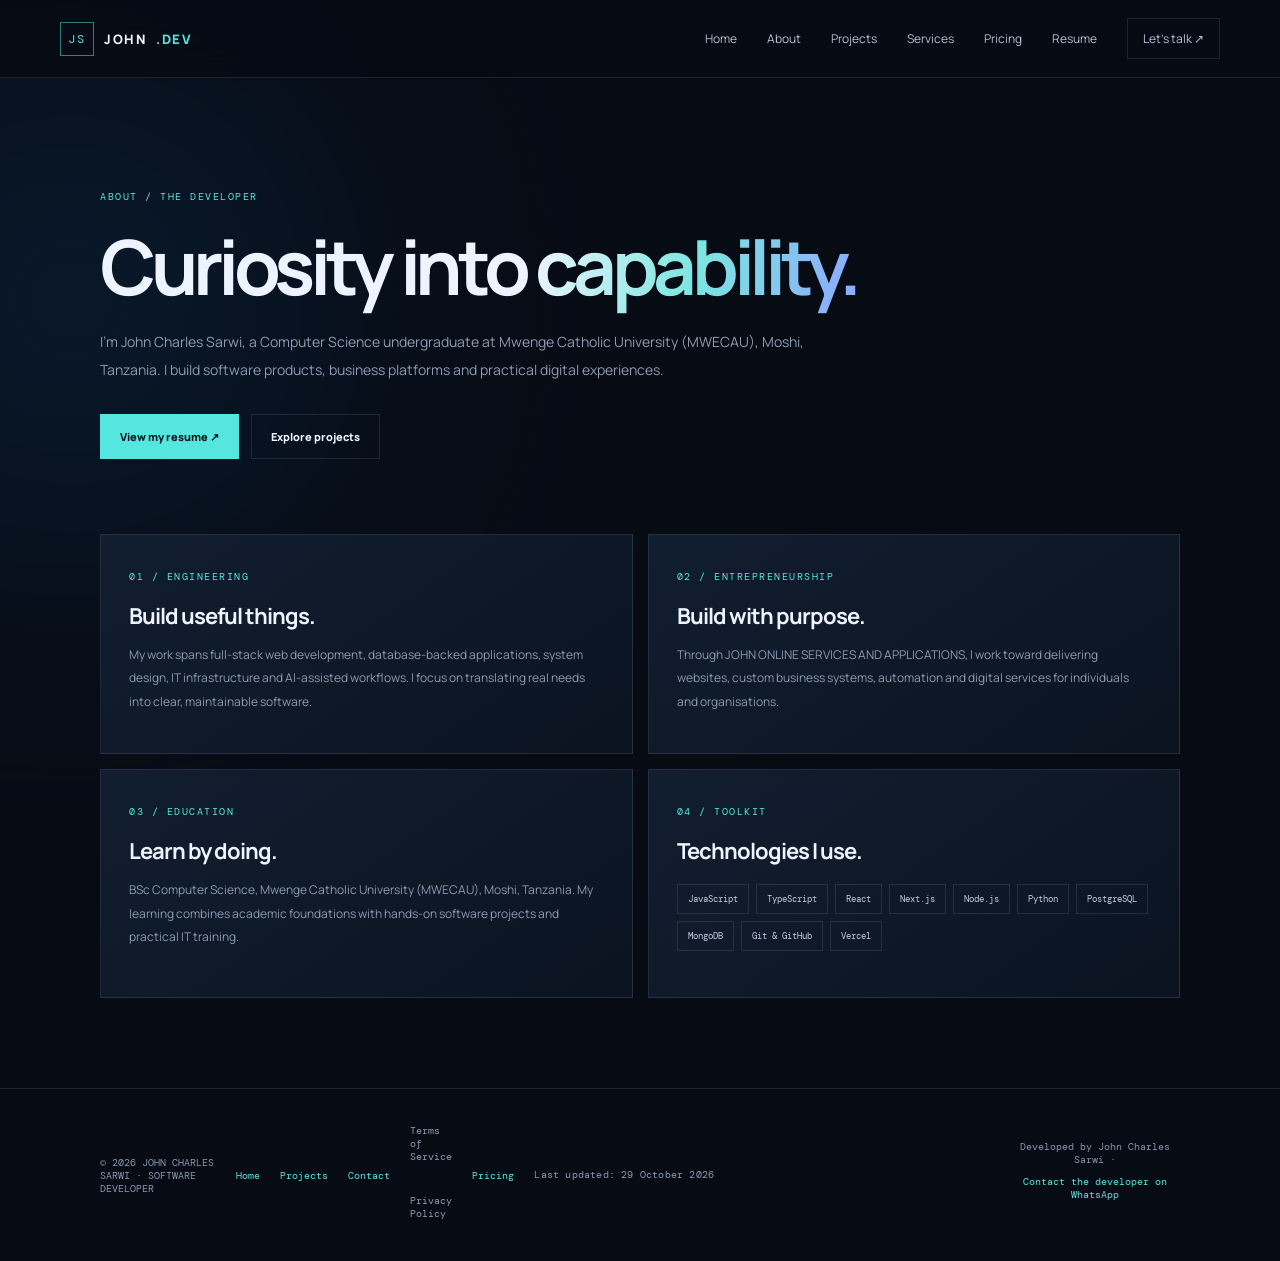
<file: about.html>
<!doctype html><html lang="en"><head><meta charset="utf-8"><meta name="viewport" content="width=device-width,initial-scale=1"><meta name="theme-color" content="#070b14"><meta name="description" content="Meet John Charles Sarwi, founder of JOHN ONLINE SERVICES AND APPLICATIONS, building websites and business software for Tanzanian entrepreneurs."><meta name="author" content="John Charles Sarwi"><meta property="og:site_name" content="John Charles Sarwi"><meta property="og:locale" content="en_TZ"><meta property="profile:first_name" content="John"><meta property="profile:last_name" content="Sarwi"><meta property="og:title" content="About John Charles Sarwi | Computer Science Student & Software Developer"><meta property="og:description" content="Learn about John Charles Sarwi, a Computer Science undergraduate at MWECAU in Moshi, Tanzania, building full-stack web applications, AI products and practical business software."><meta property="og:type" content="profile"><meta property="og:url" content="https://john-charles-sarwi-portfolio.vercel.app/about.html"><meta property="og:image" content="https://avatars.githubusercontent.com/u/263143496?v=4"><meta property="og:image:alt" content="John Charles Sarwi — software developer"><meta name="twitter:card" content="summary"><meta name="twitter:title" content="About John Charles Sarwi | Computer Science Student & Software Developer"><meta name="twitter:description" content="Learn about John Charles Sarwi, a Computer Science undergraduate at MWECAU in Moshi, Tanzania, building full-stack web applications, AI products and practical business software."><meta name="twitter:image" content="https://avatars.githubusercontent.com/u/263143496?v=4"><link rel="canonical" href="https://john-charles-sarwi-portfolio.vercel.app/about.html"><link rel="preconnect" href="https://fonts.googleapis.com"><link href="https://fonts.googleapis.com/css2?family=DM+Mono:wght@400;500&family=Manrope:wght@400;500;600;700;800&display=swap" rel="stylesheet"><link rel="stylesheet" href="./styles.css"><title>About John Charles Sarwi | Computer Science Student & Software Developer</title><script type="application/ld+json">
{
  "@context": "https://schema.org",
  "@graph": [
    {
      "@type": ["AboutPage", "ProfilePage"],
      "@id": "https://john-charles-sarwi-portfolio.vercel.app/about.html#webpage",
      "url": "https://john-charles-sarwi-portfolio.vercel.app/about.html",
      "name": "About John Charles Sarwi | Computer Science Student & Software Developer",
      "description": "Learn about John Charles Sarwi, a Computer Science undergraduate at MWECAU in Moshi, Tanzania, building full-stack web applications, AI products and practical business software.",
      "inLanguage": "en-TZ",
      "isPartOf": {
        "@id": "https://john-charles-sarwi-portfolio.vercel.app/#website"
      },
      "about": {
        "@id": "https://john-charles-sarwi-portfolio.vercel.app/#john-charles-sarwi"
      },
      "mainEntity": {
        "@id": "https://john-charles-sarwi-portfolio.vercel.app/#john-charles-sarwi"
      }
    },
    {
      "@type": "BreadcrumbList",
      "@id": "https://john-charles-sarwi-portfolio.vercel.app/about.html#breadcrumb",
      "itemListElement": [
        {
          "@type": "ListItem",
          "position": 1,
          "name": "Home",
          "item": "https://john-charles-sarwi-portfolio.vercel.app/"
        },
        {
          "@type": "ListItem",
          "position": 2,
          "name": "About John Charles Sarwi | Computer Science Student & Software Developer",
          "item": "https://john-charles-sarwi-portfolio.vercel.app/about.html"
        }
      ]
    }
  ]
}
</script>
</head><body><div class="glow"></div><header><a class="brand" href="./index.html"><b>JS</b> JOHN<span>.DEV</span></a><button id="menu" type="button" aria-controls="nav" aria-expanded="false" aria-label="Open navigation menu">☰</button><nav id="nav"><a href="./index.html">Home</a><a href="./about.html">About</a><a href="./projects.html">Projects</a><a href="./services.html">Services</a><a href="./pricing.html">Pricing</a><a href="./resume.html">Resume</a><a class="navbtn" href="./contact.html">Let's talk ↗</a></nav></header><main class="page-shell">
<section class="page-hero"><label>ABOUT / THE DEVELOPER</label><h1>Curiosity into <em>capability.</em></h1><p>I'm John Charles Sarwi, a Computer Science undergraduate at Mwenge Catholic University (MWECAU), Moshi, Tanzania. I build software products, business platforms and practical digital experiences.</p><div class="actions"><a class="primary" href="./resume.html">View my resume ↗</a><a class="secondary" href="./projects.html">Explore projects</a></div></section>
<section class="page-grid"><article class="page-panel"><label>01 / ENGINEERING</label><h2>Build useful things.</h2><p>My work spans full-stack web development, database-backed applications, system design, IT infrastructure and AI-assisted workflows. I focus on translating real needs into clear, maintainable software.</p></article><article class="page-panel"><label>02 / ENTREPRENEURSHIP</label><h2>Build with purpose.</h2><p>Through JOHN ONLINE SERVICES AND APPLICATIONS, I work toward delivering websites, custom business systems, automation and digital services for individuals and organisations.</p></article><article class="page-panel"><label>03 / EDUCATION</label><h2>Learn by doing.</h2><p>BSc Computer Science, Mwenge Catholic University (MWECAU), Moshi, Tanzania. My learning combines academic foundations with hands-on software projects and practical IT training.</p></article><article class="page-panel"><label>04 / TOOLKIT</label><h2>Technologies I use.</h2><div class="page-chips"><span>JavaScript</span><span>TypeScript</span><span>React</span><span>Next.js</span><span>Node.js</span><span>Python</span><span>PostgreSQL</span><span>MongoDB</span><span>Git & GitHub</span><span>Vercel</span></div></article></section></main><footer class="site-footer"><span>© 2026 JOHN CHARLES SARWI · SOFTWARE DEVELOPER</span><div><a href="./index.html">Home</a><a href="./projects.html">Projects</a><a href="./contact.html">Contact</a><div class="footer-legal"><a href="./terms.html">Terms of Service</a><a href="./privacy.html">Privacy Policy</a></div><a href="./pricing.html">Pricing</a></div><small class="last-updated">Last updated: 29 October 2026</small><p align="center">
  Developed by John Charles Sarwi · <a href="https://wa.me/255698170989">Contact the developer on WhatsApp</a>
</p>
</footer><script src="./navigation.js" defer></script><script src="./analytics.js" defer></script></body></html>
</file>
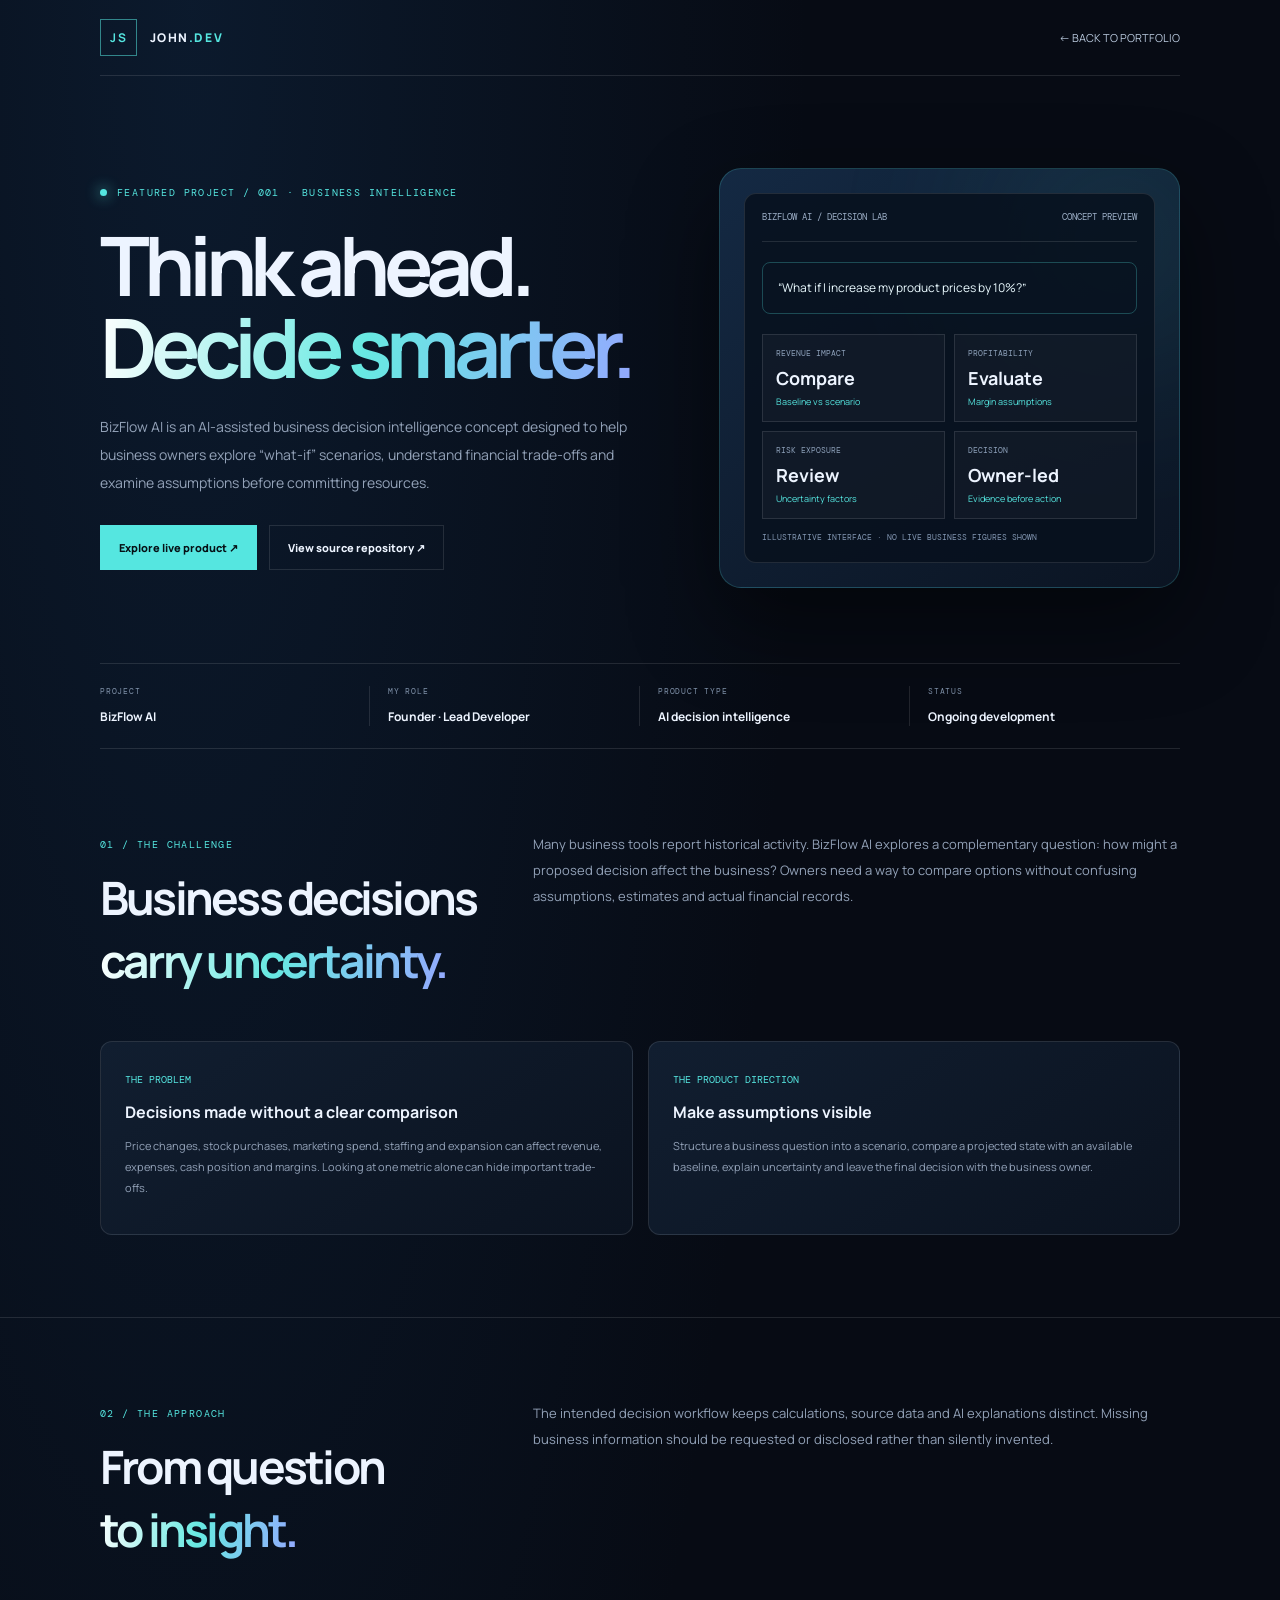
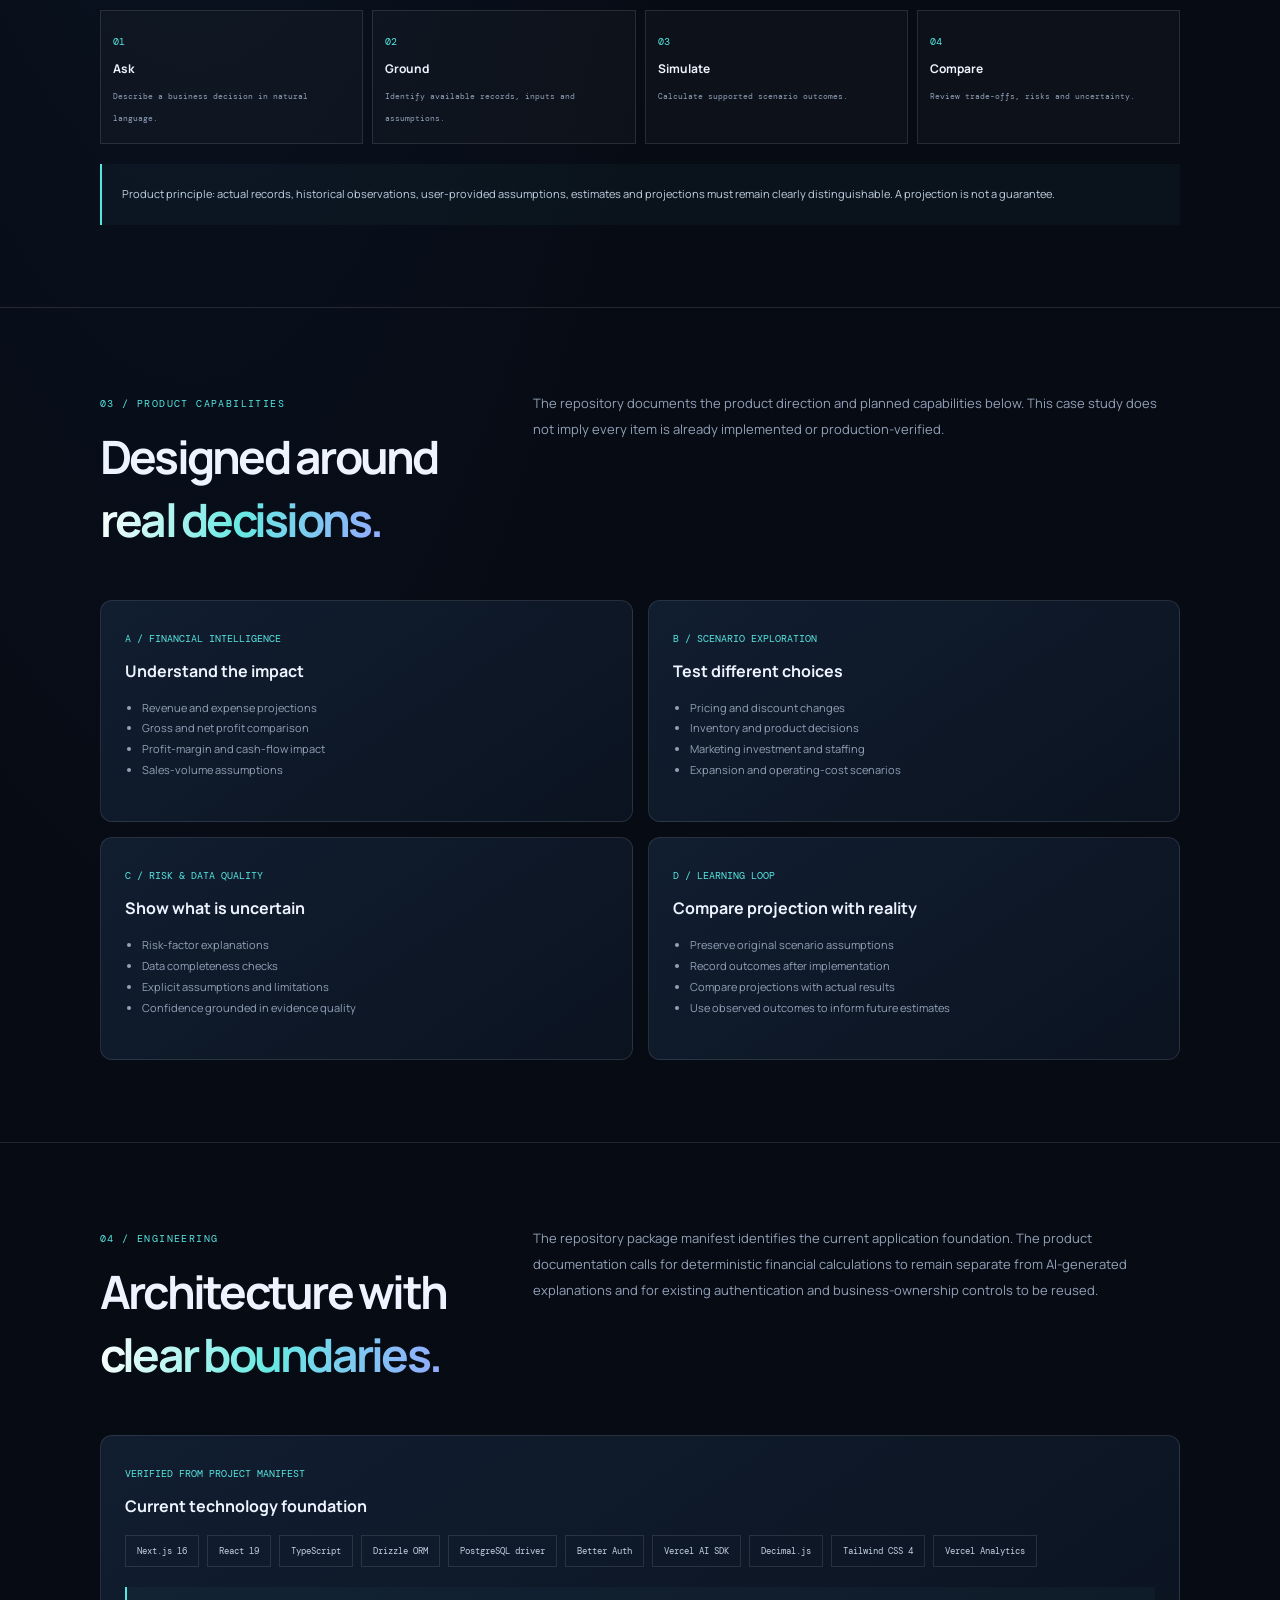
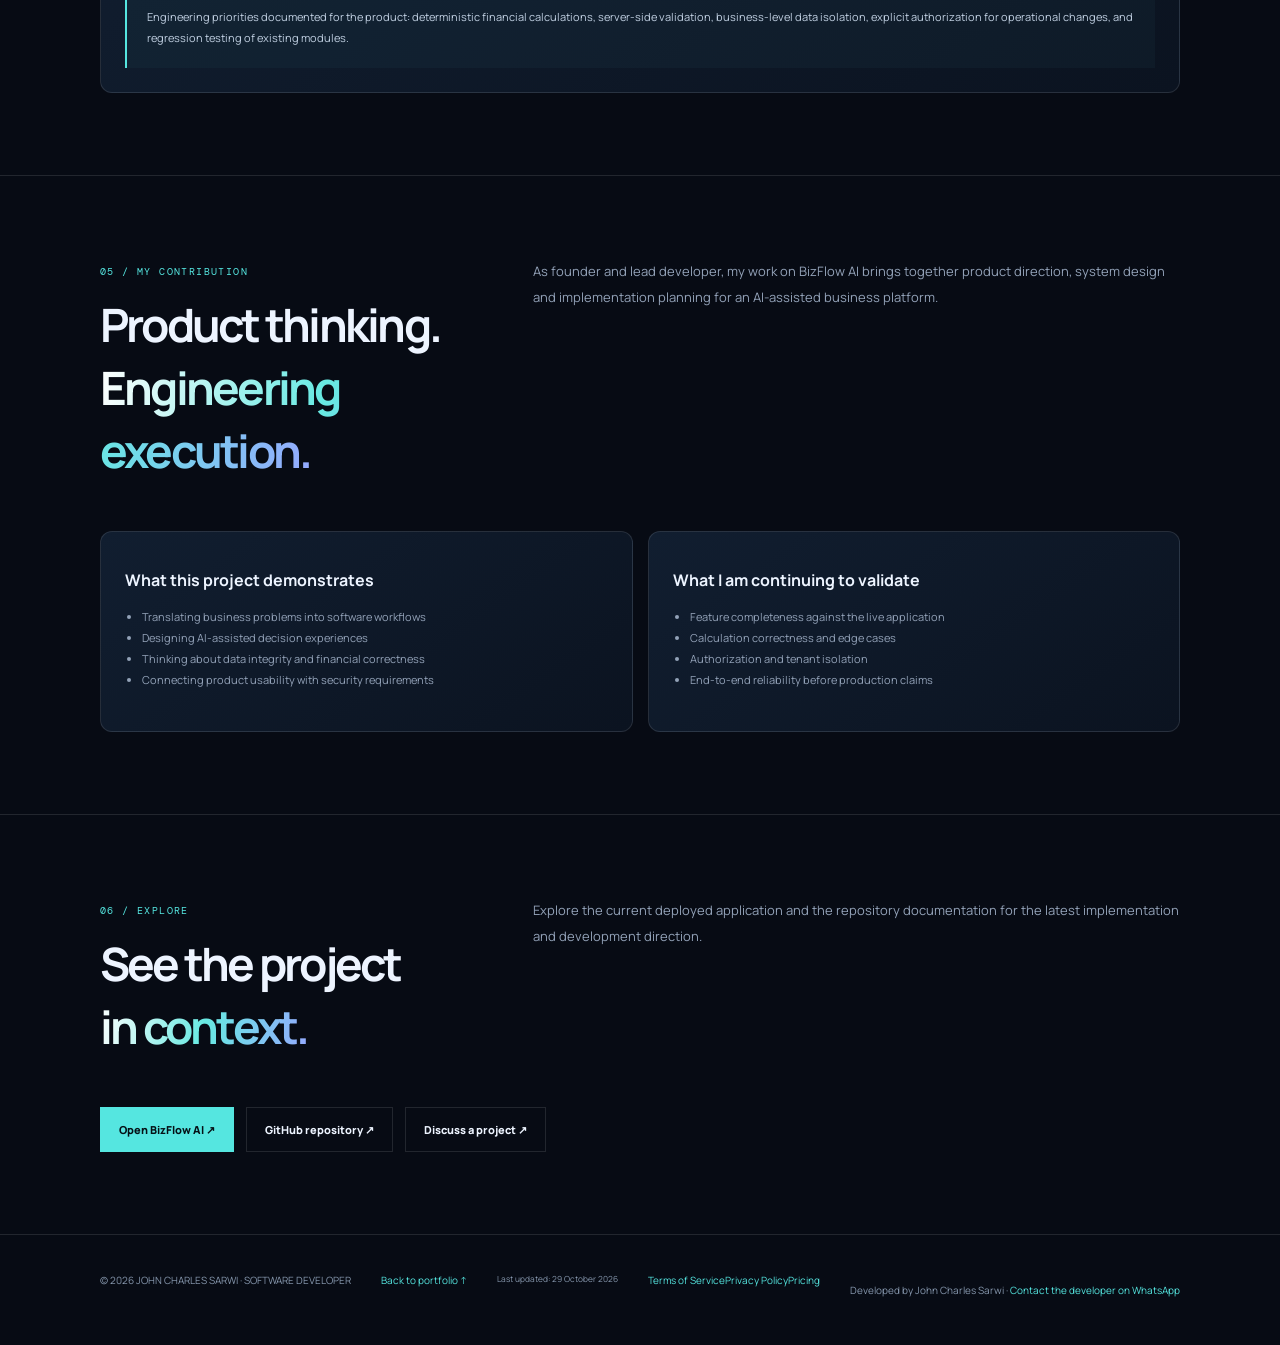
<file: bizflow-ai.html>
<!doctype html>
<html lang="en">
<head>
<meta charset="utf-8"><meta name="viewport" content="width=device-width,initial-scale=1">
<meta name="theme-color" content="#070b14">
<meta name="description" content="BizFlow AI helps small business owners explore scenarios and business decisions with AI-assisted insights and practical management tools.">
<meta property="og:title" content="BizFlow AI Case Study | AI Business Software by John Charles Sarwi">
<meta property="og:description" content="Explore BizFlow AI, an AI-assisted business decision intelligence product developed by John Charles Sarwi, featuring business scenarios, decision support concepts and software engineering.">
<meta property="og:type" content="article"><meta property="og:url" content="https://john-charles-sarwi-portfolio.vercel.app/bizflow-ai.html"><meta property="og:image" content="https://avatars.githubusercontent.com/u/263143496?v=4"><meta property="og:image:alt" content="John Charles Sarwi — software developer"><meta name="twitter:card" content="summary"><meta name="twitter:title" content="BizFlow AI Case Study | AI Business Software by John Charles Sarwi"><meta name="twitter:description" content="Explore BizFlow AI, an AI-assisted business decision intelligence product developed by John Charles Sarwi, featuring business scenarios, decision support concepts and software engineering."><meta name="twitter:image" content="https://avatars.githubusercontent.com/u/263143496?v=4"><link rel="canonical" href="https://john-charles-sarwi-portfolio.vercel.app/bizflow-ai.html">
<link rel="preconnect" href="https://fonts.googleapis.com"><link href="https://fonts.googleapis.com/css2?family=DM+Mono:wght@400;500&family=Manrope:wght@400;500;600;700;800&display=swap" rel="stylesheet">
<title>BizFlow AI Case Study | AI Business Software by John Charles Sarwi</title>
<style>
:root{--bg:#070b14;--panel:#101b2c;--text:#edf4ff;--muted:#93a2b8;--line:#ffffff1c;--cyan:#55e6e0;--mono:'DM Mono',monospace;--font:'Manrope',sans-serif}*{box-sizing:border-box}html{scroll-behavior:smooth}body{margin:0;background:radial-gradient(ellipse at 15% 0%,#12305266,transparent 40%),var(--bg);color:var(--text);font-family:var(--font)}a{color:inherit;text-decoration:none}.wrap{width:min(1080px,calc(100% - 44px));margin:auto}header{height:76px;border-bottom:1px solid var(--line);display:flex;align-items:center;justify-content:space-between}.brand{font-size:12px;font-weight:800;letter-spacing:.13em}.brand b{color:var(--cyan);border:1px solid #55e6e088;padding:9px;margin-right:9px}.mono,label,.eyebrow{font:10px var(--mono);letter-spacing:.14em;color:var(--cyan)}.back{font-size:11px;color:#b8c8dc}.hero{padding:92px 0 75px;display:grid;grid-template-columns:1.1fr .9fr;gap:55px;align-items:center}.eyebrow{display:flex;gap:10px;align-items:center}.eyebrow:before{content:'';width:7px;height:7px;border-radius:50%;background:var(--cyan);box-shadow:0 0 14px var(--cyan)}h1{font-size:clamp(48px,7vw,82px);line-height:1;letter-spacing:-.075em;margin:25px 0}em{font-style:normal;background:linear-gradient(100deg,#fff,#67e9e2,#94a9ff);background-clip:text;color:transparent}.hero p{max-width:620px;color:var(--muted);font-size:14px;line-height:2}.actions{display:flex;gap:12px;flex-wrap:wrap;margin-top:28px}.btn{padding:14px 18px;font-size:11px;font-weight:800;border:1px solid var(--line)}.btn.primary{background:var(--cyan);color:#061116;border-color:var(--cyan)}.visual{min-height:350px;border:1px solid #55e6e033;border-radius:22px;background:linear-gradient(145deg,#142943,#0b1422);padding:24px;box-shadow:0 35px 90px #0007;position:relative;overflow:hidden}.visual:after{content:'';position:absolute;width:240px;height:240px;border-radius:50%;background:#55e6e0;filter:blur(100px);opacity:.12;right:-60px;top:-50px}.window{position:relative;z-index:1;border:1px solid var(--line);background:#08111edb;border-radius:12px;padding:17px}.windowtop{display:flex;justify-content:space-between;color:#9eb0c8;font:9px var(--mono);padding-bottom:18px;border-bottom:1px solid var(--line)}.question{margin:20px 0;padding:15px;border:1px solid #55e6e044;border-radius:8px;color:#eafaff;font-size:12px;line-height:1.7}.metrics{display:grid;grid-template-columns:repeat(2,1fr);gap:9px}.metric{padding:13px;background:#ffffff08;border:1px solid var(--line)}.metric small{display:block;color:#8da0b9;font:8px var(--mono);margin-bottom:8px}.metric b{font-size:18px}.metric span{display:block;color:var(--cyan);font-size:9px;margin-top:5px}.note{margin-top:12px;color:#8397b2;font:8px var(--mono);line-height:1.7}.meta{display:grid;grid-template-columns:repeat(4,1fr);border-block:1px solid var(--line);padding:22px 0}.meta div{padding:0 18px;border-right:1px solid var(--line)}.meta div:first-child{padding-left:0}.meta div:last-child{border:0}.meta small{display:block;color:#8092aa;font:8px var(--mono);letter-spacing:.1em;margin-bottom:8px}.meta b{font-size:12px}.section{padding:82px 0;border-bottom:1px solid var(--line)}.sectionhead{display:grid;grid-template-columns:.75fr 1.25fr;gap:45px;margin-bottom:36px}.sectionhead h2{font-size:clamp(30px,4vw,46px);letter-spacing:-.06em;margin:13px 0}.sectionhead p,.copy{color:var(--muted);font-size:13px;line-height:2;margin:0}.twocol{display:grid;grid-template-columns:1fr 1fr;gap:15px}.panel{padding:24px;border:1px solid var(--line);background:linear-gradient(145deg,#111e30,#0b1320);border-radius:12px}.panel h3{font-size:16px;margin:13px 0}.panel p,.panel li{color:var(--muted);font-size:11px;line-height:1.9}.panel ul{padding-left:17px}.number{font:10px var(--mono);color:var(--cyan)}.flow{display:grid;grid-template-columns:repeat(4,1fr);gap:9px}.step{padding:17px 12px;border:1px solid var(--line);background:#ffffff06;min-height:110px}.step b{display:block;font-size:12px;margin:10px 0 5px}.step small{color:#90a1b8;font:8px var(--mono);line-height:1.6}.chips{display:flex;flex-wrap:wrap;gap:8px;margin-top:18px}.chips span{border:1px solid var(--line);padding:9px 11px;color:#c2d0e1;font:9px var(--mono)}.callout{padding:20px;border-left:2px solid var(--cyan);background:#55e6e009;color:#c1d0e2;font-size:11px;line-height:1.9;margin-top:20px}.footer{padding:38px 0;display:flex;justify-content:space-between;gap:15px;color:#8798ae;font-size:10px}.footer a{color:var(--cyan)}@media(max-width:760px){.hero{grid-template-columns:1fr;padding-top:65px;gap:28px}.visual{min-height:300px}.meta{grid-template-columns:repeat(2,1fr);gap:20px}.meta div:nth-child(2){border:0}.meta div:nth-child(3){padding-left:0}.sectionhead{grid-template-columns:1fr;gap:14px}.twocol{grid-template-columns:1fr}.flow{grid-template-columns:repeat(2,1fr)}.footer{flex-direction:column}.wrap{width:min(100% - 32px,1080px)}}@media(prefers-reduced-motion:no-preference){.visual{animation:float 7s ease-in-out infinite}@keyframes float{50%{transform:translateY(-7px)}}}
</style>
<script type="application/ld+json">
{
  "@context": "https://schema.org",
  "@graph": [
    {
      "@type": "WebPage",
      "@id": "https://john-charles-sarwi-portfolio.vercel.app/bizflow-ai.html#webpage",
      "url": "https://john-charles-sarwi-portfolio.vercel.app/bizflow-ai.html",
      "name": "BizFlow AI Case Study | AI Business Software by John Charles Sarwi",
      "description": "Explore BizFlow AI, an AI-assisted business decision intelligence product developed by John Charles Sarwi, featuring business scenarios, decision support concepts and software engineering.",
      "inLanguage": "en-TZ",
      "isPartOf": {
        "@id": "https://john-charles-sarwi-portfolio.vercel.app/#website"
      },
      "about": {
        "@id": "https://john-charles-sarwi-portfolio.vercel.app/#john-charles-sarwi"
      },
      "mainEntity": {
        "@id": "https://john-charles-sarwi-portfolio.vercel.app/bizflow-ai.html#project"
      }
    },
    {
      "@type": "Project",
      "@id": "https://john-charles-sarwi-portfolio.vercel.app/bizflow-ai.html#project",
      "name": "BizFlow AI",
      "description": "An AI-assisted business decision intelligence project exploring what-if scenarios, financial trade-offs, explicit assumptions and owner-led decisions.",
      "url": "https://bizflow-ai-xi.vercel.app/",
      "sameAs": "https://github.com/johncharlessarwi-dot/bizflow-ai",
      "creator": {
        "@type": "Person",
        "@id": "https://john-charles-sarwi-portfolio.vercel.app/#john-charles-sarwi"
      },
      "mainEntityOfPage": {
        "@id": "https://john-charles-sarwi-portfolio.vercel.app/bizflow-ai.html#webpage"
      },
      "additionalType": "https://schema.org/SoftwareApplication"
    },
    {
      "@type": "BreadcrumbList",
      "@id": "https://john-charles-sarwi-portfolio.vercel.app/bizflow-ai.html#breadcrumb",
      "itemListElement": [
        {
          "@type": "ListItem",
          "position": 1,
          "name": "Home",
          "item": "https://john-charles-sarwi-portfolio.vercel.app/"
        },
        {
          "@type": "ListItem",
          "position": 2,
          "name": "BizFlow AI Case Study | AI Business Software by John Charles Sarwi",
          "item": "https://john-charles-sarwi-portfolio.vercel.app/bizflow-ai.html"
        }
      ]
    }
  ]
}
</script>
</head>
<body>
<header class="wrap"><a class="brand" href="./index.html"><b>JS</b> JOHN<span style="color:var(--cyan)">.DEV</span></a><a class="back" href="./index.html#work">← BACK TO PORTFOLIO</a></header>
<main>
<section class="hero wrap">
<div><div class="eyebrow">FEATURED PROJECT / 001 · BUSINESS INTELLIGENCE</div><h1>Think ahead.<br><em>Decide smarter.</em></h1><p>BizFlow AI is an AI-assisted business decision intelligence concept designed to help business owners explore “what-if” scenarios, understand financial trade-offs and examine assumptions before committing resources.</p><div class="actions"><a class="btn primary" href="https://bizflow-ai-xi.vercel.app/" target="_blank" rel="noreferrer">Explore live product ↗</a><a class="btn" href="https://github.com/johncharlessarwi-dot/bizflow-ai" target="_blank" rel="noreferrer">View source repository ↗</a></div></div>
<div class="visual" aria-label="Illustrative BizFlow AI scenario dashboard"><div class="window"><div class="windowtop"><span>BIZFLOW AI / DECISION LAB</span><span>CONCEPT PREVIEW</span></div><div class="question">“What if I increase my product prices by 10%?”</div><div class="metrics"><div class="metric"><small>REVENUE IMPACT</small><b>Compare</b><span>Baseline vs scenario</span></div><div class="metric"><small>PROFITABILITY</small><b>Evaluate</b><span>Margin assumptions</span></div><div class="metric"><small>RISK EXPOSURE</small><b>Review</b><span>Uncertainty factors</span></div><div class="metric"><small>DECISION</small><b>Owner-led</b><span>Evidence before action</span></div></div><div class="note">ILLUSTRATIVE INTERFACE · NO LIVE BUSINESS FIGURES SHOWN</div></div></div>
</section>
<div class="meta wrap"><div><small>PROJECT</small><b>BizFlow AI</b></div><div><small>MY ROLE</small><b>Founder · Lead Developer</b></div><div><small>PRODUCT TYPE</small><b>AI decision intelligence</b></div><div><small>STATUS</small><b>Ongoing development</b></div></div>
<section class="section"><div class="wrap"><div class="sectionhead"><div><label>01 / THE CHALLENGE</label><h2>Business decisions<br><em>carry uncertainty.</em></h2></div><p>Many business tools report historical activity. BizFlow AI explores a complementary question: how might a proposed decision affect the business? Owners need a way to compare options without confusing assumptions, estimates and actual financial records.</p></div><div class="twocol"><article class="panel"><span class="number">THE PROBLEM</span><h3>Decisions made without a clear comparison</h3><p>Price changes, stock purchases, marketing spend, staffing and expansion can affect revenue, expenses, cash position and margins. Looking at one metric alone can hide important trade-offs.</p></article><article class="panel"><span class="number">THE PRODUCT DIRECTION</span><h3>Make assumptions visible</h3><p>Structure a business question into a scenario, compare a projected state with an available baseline, explain uncertainty and leave the final decision with the business owner.</p></article></div></div></section>
<section class="section"><div class="wrap"><div class="sectionhead"><div><label>02 / THE APPROACH</label><h2>From question<br><em>to insight.</em></h2></div><p>The intended decision workflow keeps calculations, source data and AI explanations distinct. Missing business information should be requested or disclosed rather than silently invented.</p></div><div class="flow"><div class="step"><span class="number">01</span><b>Ask</b><small>Describe a business decision in natural language.</small></div><div class="step"><span class="number">02</span><b>Ground</b><small>Identify available records, inputs and assumptions.</small></div><div class="step"><span class="number">03</span><b>Simulate</b><small>Calculate supported scenario outcomes.</small></div><div class="step"><span class="number">04</span><b>Compare</b><small>Review trade-offs, risks and uncertainty.</small></div></div><div class="callout">Product principle: actual records, historical observations, user-provided assumptions, estimates and projections must remain clearly distinguishable. A projection is not a guarantee.</div></div></section>
<section class="section"><div class="wrap"><div class="sectionhead"><div><label>03 / PRODUCT CAPABILITIES</label><h2>Designed around<br><em>real decisions.</em></h2></div><p>The repository documents the product direction and planned capabilities below. This case study does not imply every item is already implemented or production-verified.</p></div><div class="twocol">
<article class="panel"><span class="number">A / FINANCIAL INTELLIGENCE</span><h3>Understand the impact</h3><ul><li>Revenue and expense projections</li><li>Gross and net profit comparison</li><li>Profit-margin and cash-flow impact</li><li>Sales-volume assumptions</li></ul></article>
<article class="panel"><span class="number">B / SCENARIO EXPLORATION</span><h3>Test different choices</h3><ul><li>Pricing and discount changes</li><li>Inventory and product decisions</li><li>Marketing investment and staffing</li><li>Expansion and operating-cost scenarios</li></ul></article>
<article class="panel"><span class="number">C / RISK & DATA QUALITY</span><h3>Show what is uncertain</h3><ul><li>Risk-factor explanations</li><li>Data completeness checks</li><li>Explicit assumptions and limitations</li><li>Confidence grounded in evidence quality</li></ul></article>
<article class="panel"><span class="number">D / LEARNING LOOP</span><h3>Compare projection with reality</h3><ul><li>Preserve original scenario assumptions</li><li>Record outcomes after implementation</li><li>Compare projections with actual results</li><li>Use observed outcomes to inform future estimates</li></ul></article>
</div></div></section>
<section class="section"><div class="wrap"><div class="sectionhead"><div><label>04 / ENGINEERING</label><h2>Architecture with<br><em>clear boundaries.</em></h2></div><p>The repository package manifest identifies the current application foundation. The product documentation calls for deterministic financial calculations to remain separate from AI-generated explanations and for existing authentication and business-ownership controls to be reused.</p></div><div class="panel"><span class="number">VERIFIED FROM PROJECT MANIFEST</span><h3>Current technology foundation</h3><div class="chips"><span>Next.js 16</span><span>React 19</span><span>TypeScript</span><span>Drizzle ORM</span><span>PostgreSQL driver</span><span>Better Auth</span><span>Vercel AI SDK</span><span>Decimal.js</span><span>Tailwind CSS 4</span><span>Vercel Analytics</span></div><div class="callout">Engineering priorities documented for the product: deterministic financial calculations, server-side validation, business-level data isolation, explicit authorization for operational changes, and regression testing of existing modules.</div></div></div></section>
<section class="section"><div class="wrap"><div class="sectionhead"><div><label>05 / MY CONTRIBUTION</label><h2>Product thinking.<br><em>Engineering execution.</em></h2></div><p>As founder and lead developer, my work on BizFlow AI brings together product direction, system design and implementation planning for an AI-assisted business platform.</p></div><div class="twocol"><article class="panel"><h3>What this project demonstrates</h3><ul><li>Translating business problems into software workflows</li><li>Designing AI-assisted decision experiences</li><li>Thinking about data integrity and financial correctness</li><li>Connecting product usability with security requirements</li></ul></article><article class="panel"><h3>What I am continuing to validate</h3><ul><li>Feature completeness against the live application</li><li>Calculation correctness and edge cases</li><li>Authorization and tenant isolation</li><li>End-to-end reliability before production claims</li></ul></article></div></div></section>
<section class="section"><div class="wrap"><div class="sectionhead"><div><label>06 / EXPLORE</label><h2>See the project<br><em>in context.</em></h2></div><p>Explore the current deployed application and the repository documentation for the latest implementation and development direction.</p></div><div class="actions"><a class="btn primary" href="https://bizflow-ai-xi.vercel.app/" target="_blank" rel="noreferrer">Open BizFlow AI ↗</a><a class="btn" href="https://github.com/johncharlessarwi-dot/bizflow-ai" target="_blank" rel="noreferrer">GitHub repository ↗</a><a class="btn" href="./index.html#contact">Discuss a project ↗</a></div></div></section>
</main>
<footer class="footer wrap"><span>© 2026 JOHN CHARLES SARWI · SOFTWARE DEVELOPER</span><a href="./index.html">Back to portfolio ↑</a><small class="last-updated">Last updated: 29 October 2026</small><div class="footer-legal"><a href="./terms.html">Terms of Service</a><a href="./privacy.html">Privacy Policy</a><a href="./pricing.html">Pricing</a></div><p align="center">
  Developed by John Charles Sarwi · <a href="https://wa.me/255698170989">Contact the developer on WhatsApp</a>
</p>
</footer>
<script src="./analytics.js" defer></script></body></html>
</file>
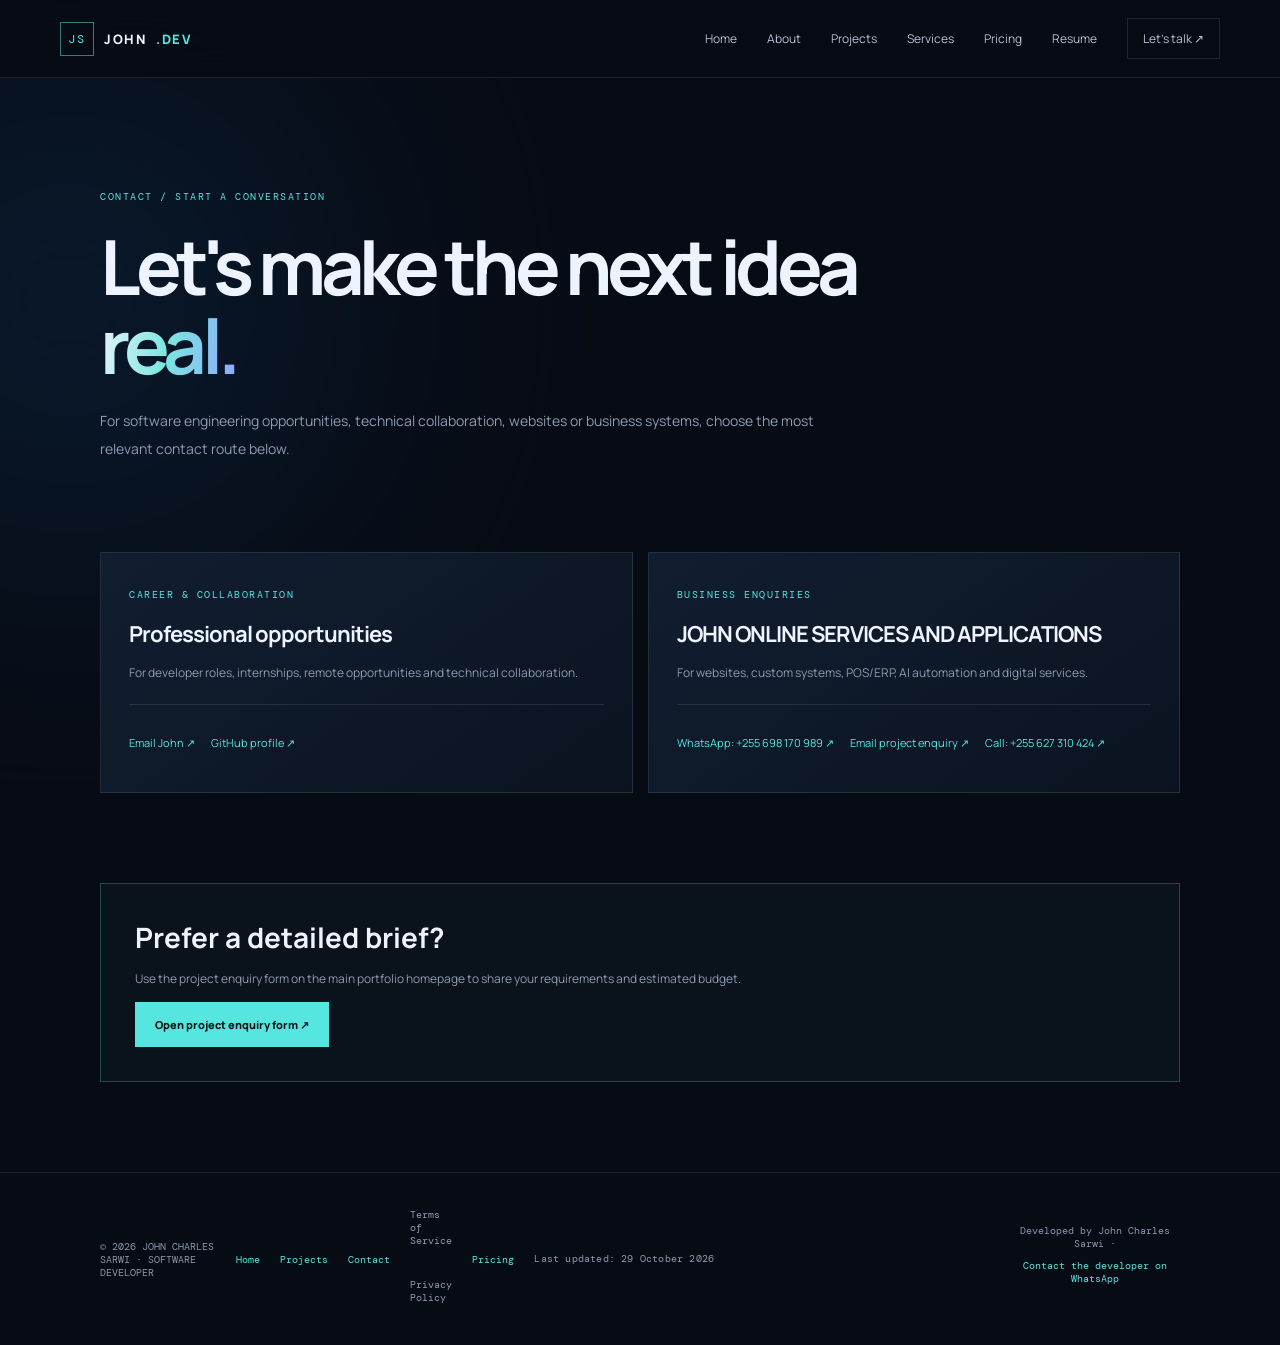
<file: contact.html>
<!doctype html><html lang="en"><head><meta charset="utf-8"><meta name="viewport" content="width=device-width,initial-scale=1"><meta name="theme-color" content="#070b14"><meta name="description" content="Contact JOHN ONLINE SERVICES AND APPLICATIONS for websites and custom business software for Tanzanian entrepreneurs and growing businesses."><meta property="og:title" content="Contact John Charles Sarwi | Software Developer in Tanzania"><meta property="og:description" content="Contact John Charles Sarwi for software developer opportunities, internships, remote roles, technical collaboration, website development and custom business software in Tanzania."><meta property="og:type" content="website"><meta property="og:url" content="https://john-charles-sarwi-portfolio.vercel.app/contact.html"><meta property="og:image" content="https://avatars.githubusercontent.com/u/263143496?v=4"><meta property="og:image:alt" content="John Charles Sarwi — software developer"><meta name="twitter:card" content="summary"><meta name="twitter:title" content="Contact John Charles Sarwi | Software Developer in Tanzania"><meta name="twitter:description" content="Contact John Charles Sarwi for software developer opportunities, internships, remote roles, technical collaboration, website development and custom business software in Tanzania."><meta name="twitter:image" content="https://avatars.githubusercontent.com/u/263143496?v=4"><link rel="canonical" href="https://john-charles-sarwi-portfolio.vercel.app/contact.html"><link rel="preconnect" href="https://fonts.googleapis.com"><link href="https://fonts.googleapis.com/css2?family=DM+Mono:wght@400;500&family=Manrope:wght@400;500;600;700;800&display=swap" rel="stylesheet"><link rel="stylesheet" href="./styles.css"><title>Contact John Charles Sarwi | Software Developer in Tanzania</title><script type="application/ld+json">
{
  "@context": "https://schema.org",
  "@graph": [
    {
      "@type": "ContactPage",
      "@id": "https://john-charles-sarwi-portfolio.vercel.app/contact.html#webpage",
      "url": "https://john-charles-sarwi-portfolio.vercel.app/contact.html",
      "name": "Contact John Charles Sarwi | Software Developer in Tanzania",
      "description": "Contact John Charles Sarwi for software developer opportunities, internships, remote roles, technical collaboration, website development and custom business software in Tanzania.",
      "inLanguage": "en-TZ",
      "isPartOf": {
        "@id": "https://john-charles-sarwi-portfolio.vercel.app/#website"
      },
      "about": {
        "@id": "https://john-charles-sarwi-portfolio.vercel.app/#john-charles-sarwi"
      }
    },
    {
      "@type": "BreadcrumbList",
      "@id": "https://john-charles-sarwi-portfolio.vercel.app/contact.html#breadcrumb",
      "itemListElement": [
        {
          "@type": "ListItem",
          "position": 1,
          "name": "Home",
          "item": "https://john-charles-sarwi-portfolio.vercel.app/"
        },
        {
          "@type": "ListItem",
          "position": 2,
          "name": "Contact John Charles Sarwi | Software Developer in Tanzania",
          "item": "https://john-charles-sarwi-portfolio.vercel.app/contact.html"
        }
      ]
    }
  ]
}
</script>
</head><body><div class="glow"></div><header><a class="brand" href="./index.html"><b>JS</b> JOHN<span>.DEV</span></a><button id="menu" type="button" aria-controls="nav" aria-expanded="false" aria-label="Open navigation menu">☰</button><nav id="nav"><a href="./index.html">Home</a><a href="./about.html">About</a><a href="./projects.html">Projects</a><a href="./services.html">Services</a><a href="./pricing.html">Pricing</a><a href="./resume.html">Resume</a><a class="navbtn" href="./contact.html">Let's talk ↗</a></nav></header><main class="page-shell">
<section class="page-hero"><label>CONTACT / START A CONVERSATION</label><h1>Let's make the next idea <em>real.</em></h1><p>For software engineering opportunities, technical collaboration, websites or business systems, choose the most relevant contact route below.</p></section>
<section class="page-grid"><article class="page-panel"><label>CAREER & COLLABORATION</label><h2>Professional opportunities</h2><p>For developer roles, internships, remote opportunities and technical collaboration.</p><div class="page-links"><a href="mailto:johncharlessarwi@gmail.com?subject=Software%20Developer%20Opportunity">Email John ↗</a><a href="https://github.com/johncharlessarwi-dot" target="_blank" rel="noreferrer">GitHub profile ↗</a></div></article><article class="page-panel"><label>BUSINESS ENQUIRIES</label><h2>JOHN ONLINE SERVICES AND APPLICATIONS</h2><p>For websites, custom systems, POS/ERP, AI automation and digital services.</p><div class="page-links"><a href="https://wa.me/255698170989?text=Hello%2C%20I%20would%20like%20to%20discuss%20a%20project." target="_blank" rel="noreferrer">WhatsApp: +255 698 170 989 ↗</a><a href="mailto:johncharlessarwi@gmail.com?subject=Project%20Enquiry">Email project enquiry ↗</a><a href="tel:+255627310424">Call: +255 627 310 424 ↗</a></div></article></section><div class="page-cta"><h2>Prefer a detailed brief?</h2><p>Use the project enquiry form on the main portfolio homepage to share your requirements and estimated budget.</p><a class="primary" href="./index.html#contact">Open project enquiry form ↗</a></div></main><footer class="site-footer"><span>© 2026 JOHN CHARLES SARWI · SOFTWARE DEVELOPER</span><div><a href="./index.html">Home</a><a href="./projects.html">Projects</a><a href="./contact.html">Contact</a><div class="footer-legal"><a href="./terms.html">Terms of Service</a><a href="./privacy.html">Privacy Policy</a></div><a href="./pricing.html">Pricing</a></div><small class="last-updated">Last updated: 29 October 2026</small><p align="center">
  Developed by John Charles Sarwi · <a href="https://wa.me/255698170989">Contact the developer on WhatsApp</a>
</p>
</footer><script src="./navigation.js" defer></script><script src="./analytics.js" defer></script></body></html>
</file>
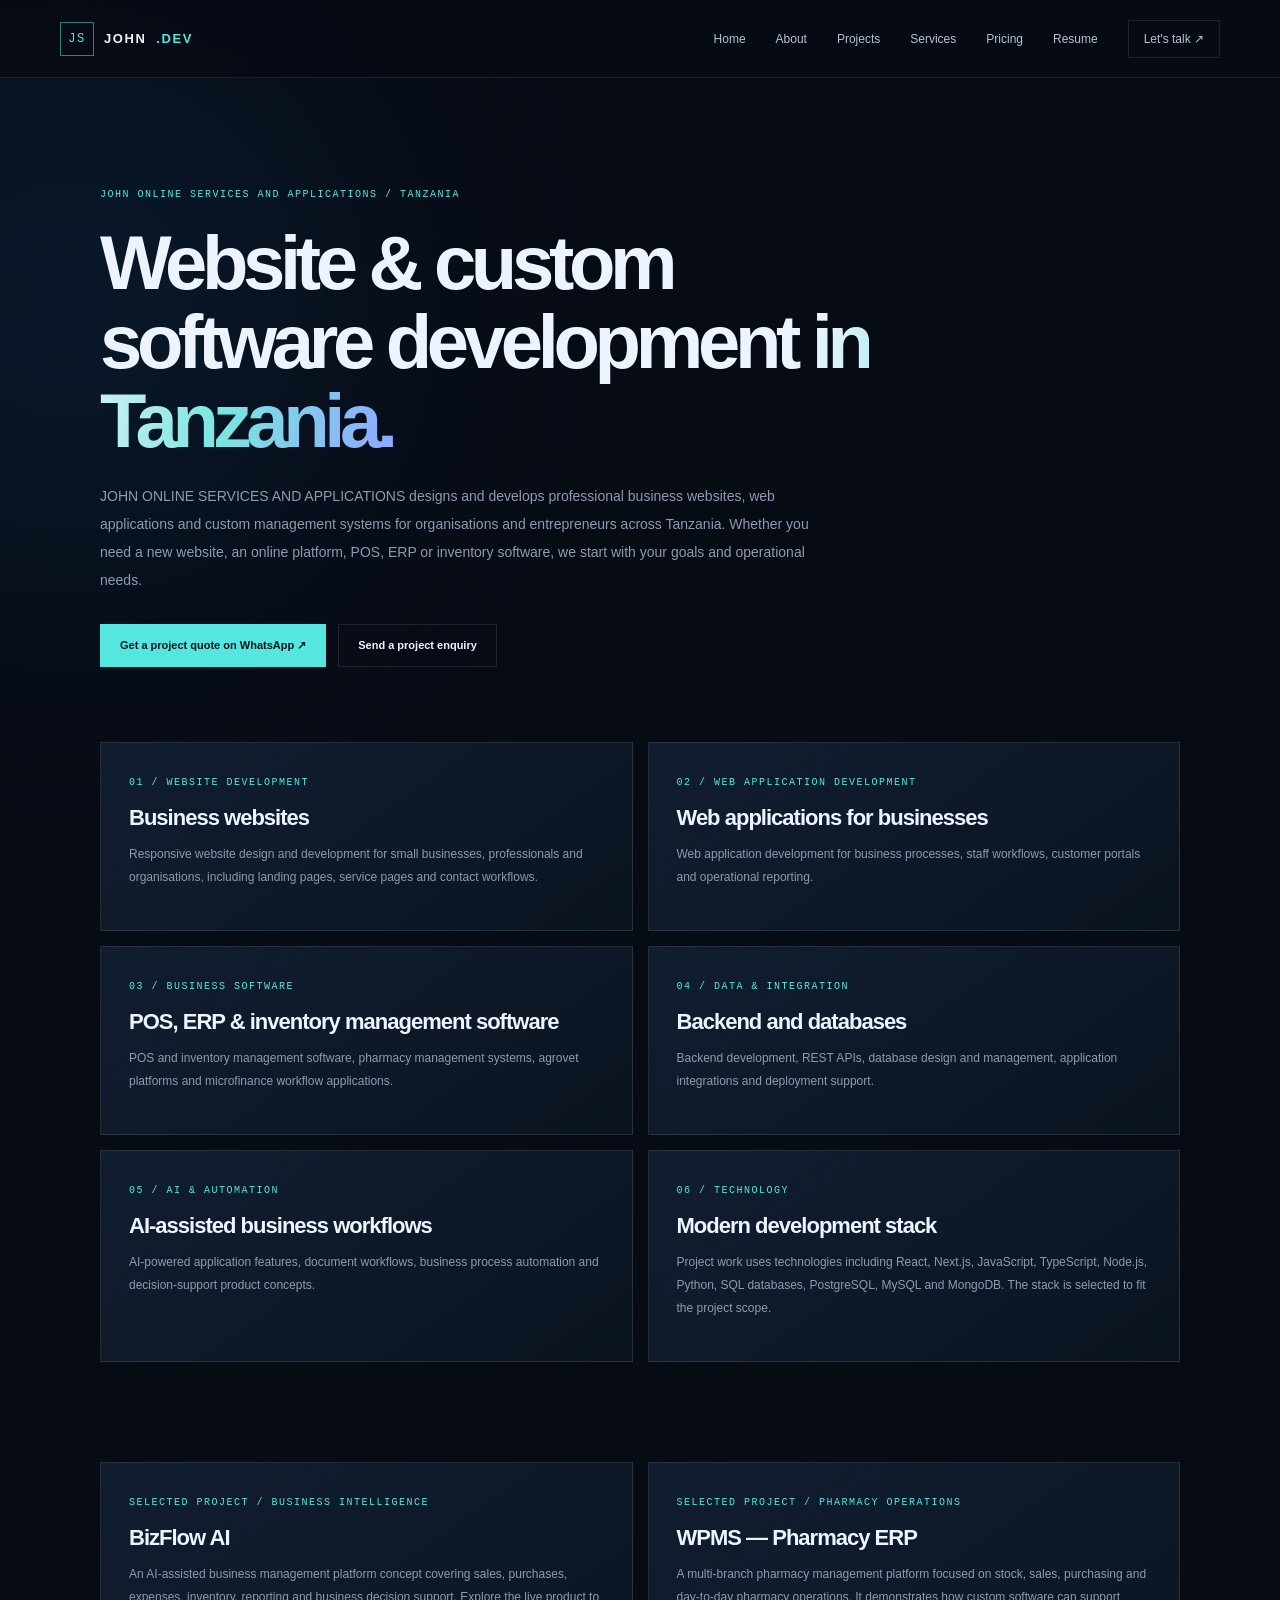
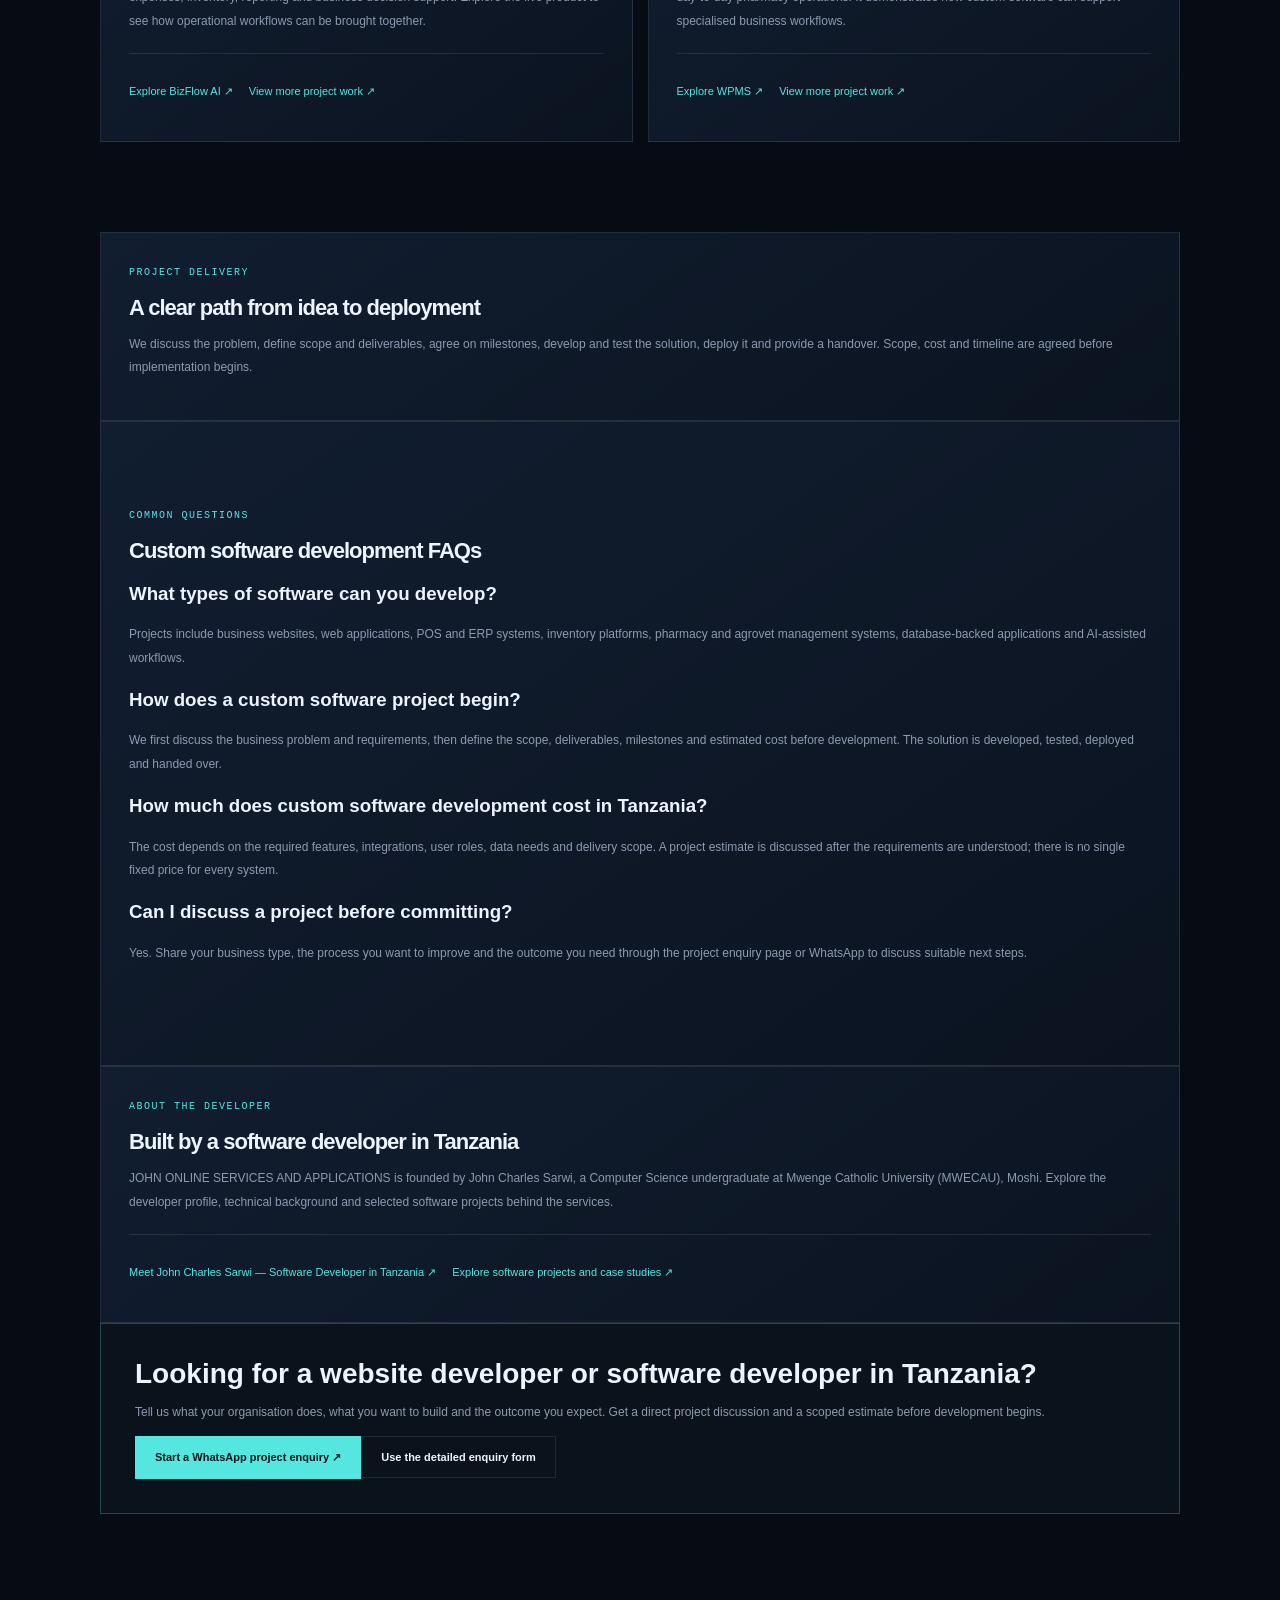
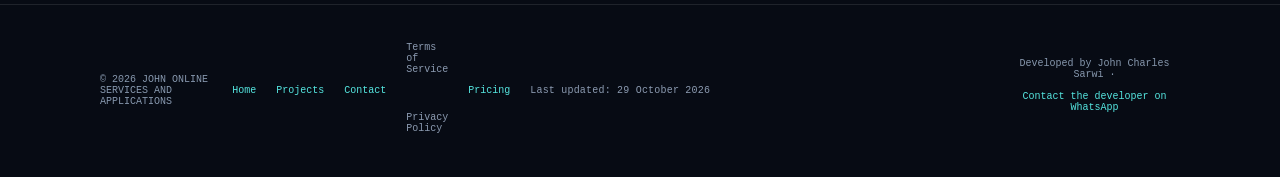
<file: custom-software-development-tanzania.html>
<!doctype html>
<html lang="en">
<head>
<meta charset="utf-8"><meta name="viewport" content="width=device-width,initial-scale=1">
<meta name="description" content="Website development and custom software development in Tanzania for entrepreneurs and growing businesses by JOHN ONLINE SERVICES AND APPLICATIONS.">
<meta name="robots" content="index,follow">
<meta property="og:type" content="website"><meta property="og:title" content="Website & Custom Software Development in Tanzania | JOHN ONLINE SERVICES"><meta property="og:description" content="Website design, web application development and custom business software in Tanzania, including POS, ERP, inventory platforms and workflow automation."><meta property="og:url" content="https://john-charles-sarwi-portfolio.vercel.app/custom-software-development-tanzania.html"><meta property="og:image" content="https://avatars.githubusercontent.com/u/263143496?v=4">
<meta name="twitter:card" content="summary"><meta name="twitter:title" content="Custom Software Development in Tanzania | JOHN ONLINE SERVICES"><meta name="twitter:description" content="Website development and custom software in Tanzania: business websites, web apps, POS and ERP systems."><meta name="twitter:image" content="https://avatars.githubusercontent.com/u/263143496?v=4"><meta property="og:image:alt" content="JOHN ONLINE SERVICES AND APPLICATIONS — custom software development"><link rel="canonical" href="https://john-charles-sarwi-portfolio.vercel.app/custom-software-development-tanzania.html">
<link rel="stylesheet" href="./styles.css"><title>Website &amp; Custom Software Development in Tanzania | JOHN ONLINE SERVICES</title>
<script type="application/ld+json">{"@context":"https://schema.org","@graph":[{"@type":"Service","@id":"https://john-charles-sarwi-portfolio.vercel.app/custom-software-development-tanzania.html#service","name":"Website and Custom Software Development in Tanzania","serviceType":["Website development","Business website design","Web application development","Custom software development","Business management software","POS and ERP systems","Inventory management software","Business process automation"],"provider":{"@type":"Organization","@id":"https://john-charles-sarwi-portfolio.vercel.app/#organization","name":"JOHN ONLINE SERVICES AND APPLICATIONS","url":"https://john-charles-sarwi-portfolio.vercel.app/","email":"johncharlessarwi@gmail.com","telephone":"+255698170989","founder":{"@id":"https://john-charles-sarwi-portfolio.vercel.app/#john-charles-sarwi"}},"areaServed":{"@type":"Country","name":"Tanzania"},"url":"https://john-charles-sarwi-portfolio.vercel.app/custom-software-development-tanzania.html","description":"Website design and development, custom web applications, POS and ERP systems, inventory software, database-backed business platforms and workflow automation for organisations in Tanzania."},{"@type":"WebPage","@id":"https://john-charles-sarwi-portfolio.vercel.app/custom-software-development-tanzania.html#webpage","url":"https://john-charles-sarwi-portfolio.vercel.app/custom-software-development-tanzania.html","name":"Website & Custom Software Development in Tanzania | JOHN ONLINE SERVICES","about":{"@id":"https://john-charles-sarwi-portfolio.vercel.app/custom-software-development-tanzania.html#service"}},{"@type":"FAQPage","@id":"https://john-charles-sarwi-portfolio.vercel.app/custom-software-development-tanzania.html#faq","mainEntity":[{"@type":"Question","name":"What types of software can you develop?","acceptedAnswer":{"@type":"Answer","text":"JOHN ONLINE SERVICES AND APPLICATIONS works on business websites, web applications, POS and ERP systems, inventory platforms, pharmacy and agrovet management systems, database-backed applications and AI-assisted workflows."}},{"@type":"Question","name":"How does a custom software project begin?","acceptedAnswer":{"@type":"Answer","text":"We first discuss the business problem and requirements, then define the scope, deliverables, milestones and estimated cost before development. The solution is developed, tested, deployed and handed over."}},{"@type":"Question","name":"How much does custom software development cost in Tanzania?","acceptedAnswer":{"@type":"Answer","text":"The cost depends on the required features, integrations, user roles, data needs and delivery scope. A project estimate is discussed after the requirements are understood; there is no single fixed price for every system."}},{"@type":"Question","name":"Can I discuss a project before committing?","acceptedAnswer":{"@type":"Answer","text":"Yes. You can share your business type, the process you want to improve and the outcome you need through the project enquiry page or WhatsApp to discuss suitable next steps."}}]},{"@type":"BreadcrumbList","@id":"https://john-charles-sarwi-portfolio.vercel.app/custom-software-development-tanzania.html#breadcrumb","itemListElement":[{"@type":"ListItem","position":1,"name":"Home","item":"https://john-charles-sarwi-portfolio.vercel.app/"},{"@type":"ListItem","position":2,"name":"Custom Software Development in Tanzania","item":"https://john-charles-sarwi-portfolio.vercel.app/custom-software-development-tanzania.html"}]}]}</script>
</head>
<body><div class="glow"></div><header><a class="brand" href="./index.html"><b>JS</b> JOHN<span>.DEV</span></a><button id="menu" type="button" aria-controls="nav" aria-expanded="false" aria-label="Open navigation menu">☰</button><nav id="nav"><a href="./index.html">Home</a><a href="./about.html">About</a><a href="./projects.html">Projects</a><a href="./services.html">Services</a><a href="./pricing.html">Pricing</a><a href="./resume.html">Resume</a><a class="navbtn" href="./contact.html">Let's talk ↗</a></nav></header>
<main class="page-shell">
<section class="page-hero"><label>JOHN ONLINE SERVICES AND APPLICATIONS / TANZANIA</label><h1>Website & custom software development <em>in Tanzania.</em></h1><p>JOHN ONLINE SERVICES AND APPLICATIONS designs and develops professional business websites, web applications and custom management systems for organisations and entrepreneurs across Tanzania. Whether you need a new website, an online platform, POS, ERP or inventory software, we start with your goals and operational needs.</p><div class="actions"><a class="primary" href="https://wa.me/255698170989?text=Hello%20JOHN%20ONLINE%20SERVICES%20AND%20APPLICATIONS.%20I%20need%20a%20website%20or%20custom%20software.%20My%20business%20is%3A%20____.%20I%20need%3A%20____.%20My%20budget%20is%3A%20____." target="_blank" rel="noopener noreferrer">Get a project quote on WhatsApp ↗</a><a class="secondary" href="./contact.html">Send a project enquiry</a></div></section>
<section class="page-grid">
<article class="page-panel"><label>01 / WEBSITE DEVELOPMENT</label><h2>Business websites</h2><p>Responsive website design and development for small businesses, professionals and organisations, including landing pages, service pages and contact workflows.</p></article>
<article class="page-panel"><label>02 / WEB APPLICATION DEVELOPMENT</label><h2>Web applications for businesses</h2><p>Web application development for business processes, staff workflows, customer portals and operational reporting.</p></article>
<article class="page-panel"><label>03 / BUSINESS SOFTWARE</label><h2>POS, ERP & inventory management software</h2><p>POS and inventory management software, pharmacy management systems, agrovet platforms and microfinance workflow applications.</p></article>
<article class="page-panel"><label>04 / DATA & INTEGRATION</label><h2>Backend and databases</h2><p>Backend development, REST APIs, database design and management, application integrations and deployment support.</p></article>
<article class="page-panel"><label>05 / AI & AUTOMATION</label><h2>AI-assisted business workflows</h2><p>AI-powered application features, document workflows, business process automation and decision-support product concepts.</p></article>
<article class="page-panel"><label>06 / TECHNOLOGY</label><h2>Modern development stack</h2><p>Project work uses technologies including React, Next.js, JavaScript, TypeScript, Node.js, Python, SQL databases, PostgreSQL, MySQL and MongoDB. The stack is selected to fit the project scope.</p></article>
</section>
<section class="page-grid" aria-label="Selected software project examples">
<article class="page-panel"><label>SELECTED PROJECT / BUSINESS INTELLIGENCE</label><h2>BizFlow AI</h2><p>An AI-assisted business management platform concept covering sales, purchases, expenses, inventory, reporting and business decision support. Explore the live product to see how operational workflows can be brought together.</p><div class="page-links"><a href="https://bizflow-ai-xi.vercel.app/" target="_blank" rel="noopener noreferrer">Explore BizFlow AI ↗</a><a href="./projects.html">View more project work ↗</a></div></article>
<article class="page-panel"><label>SELECTED PROJECT / PHARMACY OPERATIONS</label><h2>WPMS — Pharmacy ERP</h2><p>A multi-branch pharmacy management platform focused on stock, sales, purchasing and day-to-day pharmacy operations. It demonstrates how custom software can support specialised business workflows.</p><div class="page-links"><a href="https://wpms-ten.vercel.app/" target="_blank" rel="noopener noreferrer">Explore WPMS ↗</a><a href="./projects.html">View more project work ↗</a></div></article>
</section>
<section class="page-panel"><label>PROJECT DELIVERY</label><h2>A clear path from idea to deployment</h2><p>We discuss the problem, define scope and deliverables, agree on milestones, develop and test the solution, deploy it and provide a handover. Scope, cost and timeline are agreed before implementation begins.</p></section>
<section class="page-panel faq-section" aria-labelledby="software-faq-title"><label>COMMON QUESTIONS</label><h2 id="software-faq-title">Custom software development FAQs</h2><article><h3>What types of software can you develop?</h3><p>Projects include business websites, web applications, POS and ERP systems, inventory platforms, pharmacy and agrovet management systems, database-backed applications and AI-assisted workflows.</p></article><article><h3>How does a custom software project begin?</h3><p>We first discuss the business problem and requirements, then define the scope, deliverables, milestones and estimated cost before development. The solution is developed, tested, deployed and handed over.</p></article><article><h3>How much does custom software development cost in Tanzania?</h3><p>The cost depends on the required features, integrations, user roles, data needs and delivery scope. A project estimate is discussed after the requirements are understood; there is no single fixed price for every system.</p></article><article><h3>Can I discuss a project before committing?</h3><p>Yes. Share your business type, the process you want to improve and the outcome you need through the <a href="./contact.html">project enquiry page</a> or <a href="https://wa.me/255698170989" target="_blank" rel="noreferrer">WhatsApp</a> to discuss suitable next steps.</p></article></section>
<section class="page-panel"><label>ABOUT THE DEVELOPER</label><h2>Built by a software developer in Tanzania</h2><p>JOHN ONLINE SERVICES AND APPLICATIONS is founded by John Charles Sarwi, a Computer Science undergraduate at Mwenge Catholic University (MWECAU), Moshi. Explore the developer profile, technical background and selected software projects behind the services.</p><div class="page-links"><a href="./software-developer-tanzania.html">Meet John Charles Sarwi — Software Developer in Tanzania ↗</a><a href="./projects.html">Explore software projects and case studies ↗</a></div></section>
<div class="page-cta"><h2>Looking for a website developer or software developer in Tanzania?</h2><p>Tell us what your organisation does, what you want to build and the outcome you expect. Get a direct project discussion and a scoped estimate before development begins.</p><a class="primary" href="https://wa.me/255698170989?text=Hello%2C%20I%20found%20your%20website%20while%20searching%20for%20website%20or%20software%20development%20in%20Tanzania.%20I%20would%20like%20a%20project%20consultation." target="_blank" rel="noopener noreferrer">Start a WhatsApp project enquiry ↗</a><a class="secondary" href="./contact.html">Use the detailed enquiry form</a></div>
</main><footer class="site-footer"><span>© 2026 JOHN ONLINE SERVICES AND APPLICATIONS</span><div><a href="./index.html">Home</a><a href="./projects.html">Projects</a><a href="./contact.html">Contact</a><div class="footer-legal"><a href="./terms.html">Terms of Service</a><a href="./privacy.html">Privacy Policy</a></div><a href="./pricing.html">Pricing</a></div><small class="last-updated">Last updated: 29 October 2026</small><p align="center">
  Developed by John Charles Sarwi · <a href="https://wa.me/255698170989">Contact the developer on WhatsApp</a>
</p>
</footer><script src="./navigation.js" defer></script><script src="./analytics.js" defer></script></body></html>
</file>
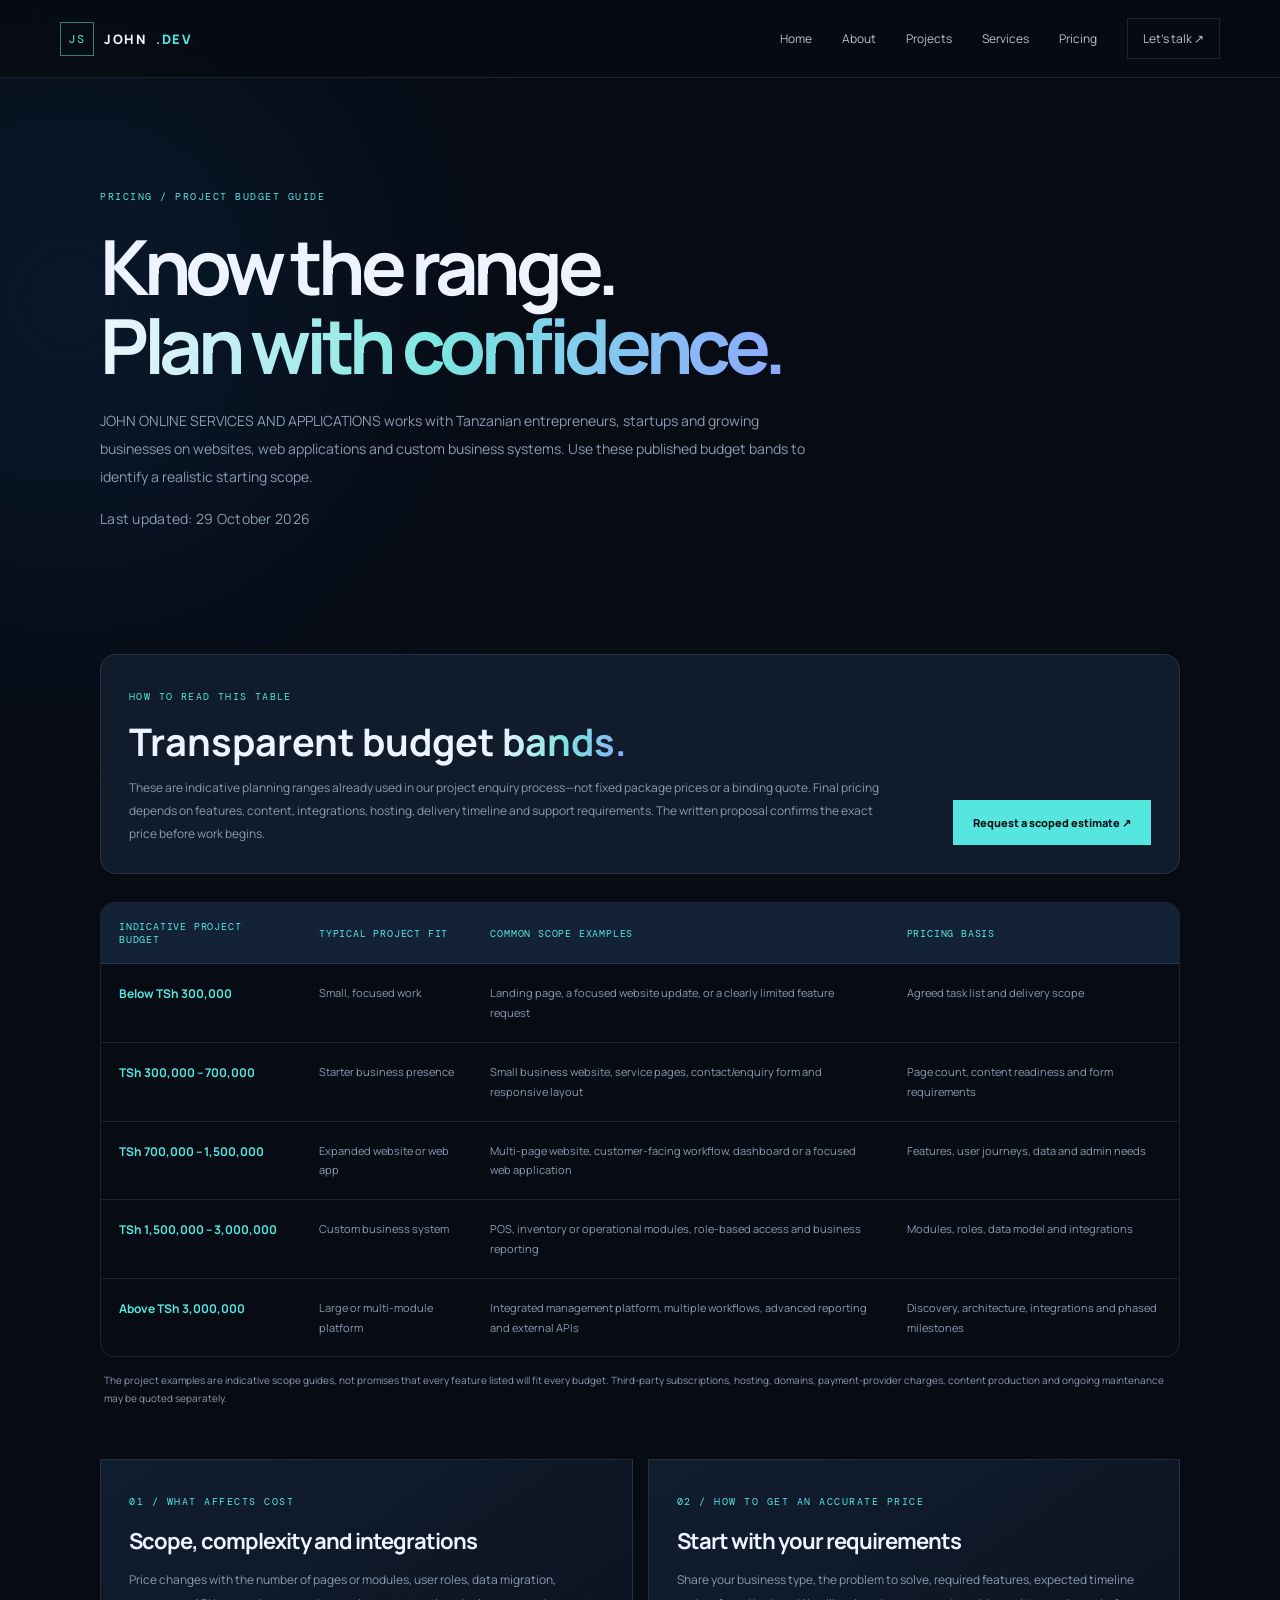
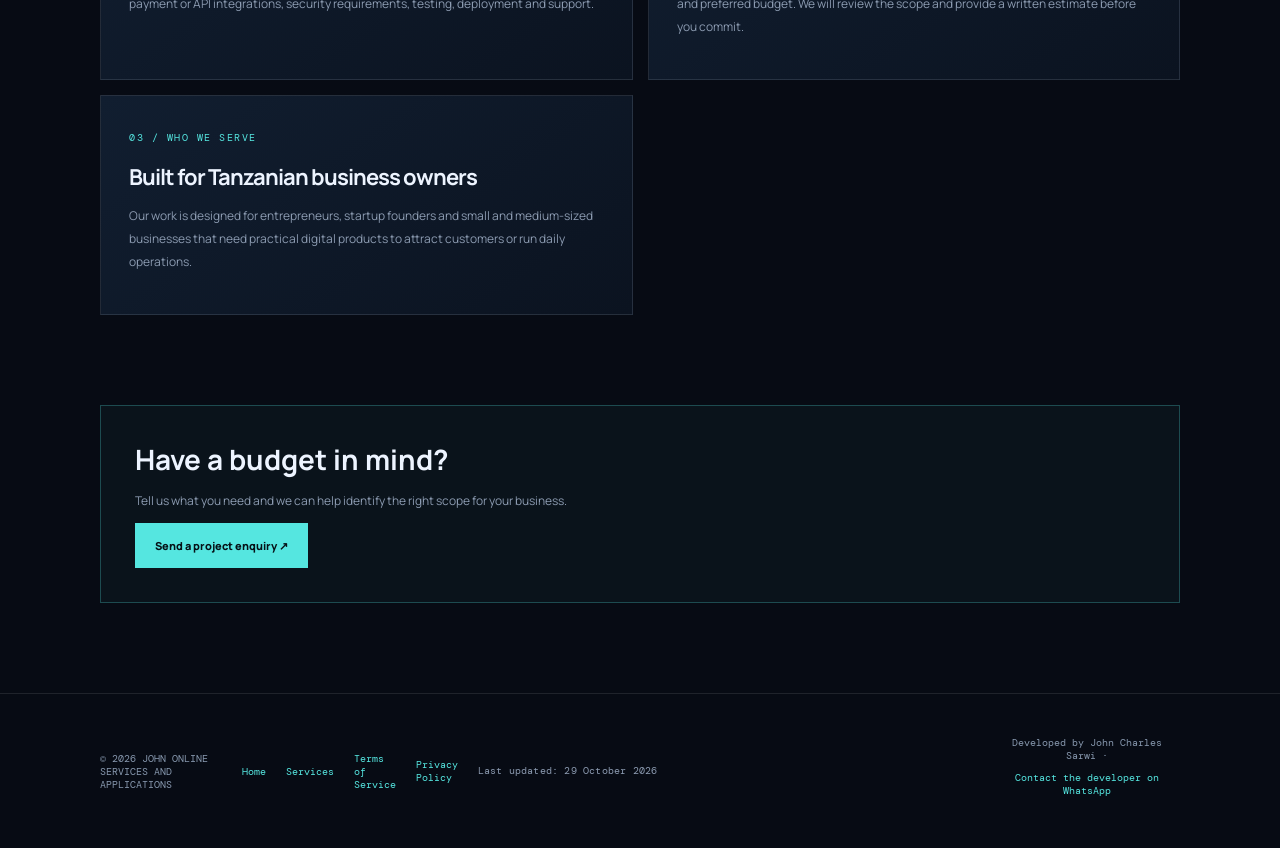
<file: pricing.html>
<!doctype html>
<html lang="en">
<head>
<meta charset="utf-8">
<meta name="viewport" content="width=device-width,initial-scale=1">
<meta name="theme-color" content="#070b14">
<meta name="description" content="Compare project budget ranges for websites, web apps and custom business systems from JOHN ONLINE SERVICES AND APPLICATIONS in Tanzania.">
<meta name="robots" content="index,follow">
<link rel="canonical" href="https://john-charles-sarwi-portfolio.vercel.app/pricing.html">
<link rel="preconnect" href="https://fonts.googleapis.com">
<link href="https://fonts.googleapis.com/css2?family=DM+Mono:wght@400;500&family=Manrope:wght@400;500;600;700;800&display=swap" rel="stylesheet">
<link rel="stylesheet" href="./styles.css">
<title>Pricing & Project Budget Guide | JOHN ONLINE SERVICES AND APPLICATIONS</title>
<script type="application/ld+json">
{"@context":"https://schema.org","@type":"WebPage","name":"Pricing & Project Budget Guide | JOHN ONLINE SERVICES AND APPLICATIONS","url":"https://john-charles-sarwi-portfolio.vercel.app/pricing.html","description":"Compare indicative project budget ranges for websites, web apps and custom business systems in Tanzania.","inLanguage":"en-TZ"}
</script>
</head>
<body><div class="glow"></div>
<header><a class="brand" href="./index.html"><b>JS</b> JOHN<span>.DEV</span></a><button id="menu" type="button" aria-controls="nav" aria-expanded="false" aria-label="Open navigation menu">☰</button><nav id="nav"><a href="./index.html">Home</a><a href="./about.html">About</a><a href="./projects.html">Projects</a><a href="./services.html">Services</a><a href="./pricing.html" aria-current="page">Pricing</a><a href="./contact.html" class="navbtn">Let's talk ↗</a></nav></header>
<main class="page-shell">
<section class="page-hero"><label>PRICING / PROJECT BUDGET GUIDE</label><h1>Know the range.<br><em>Plan with confidence.</em></h1><p>JOHN ONLINE SERVICES AND APPLICATIONS works with Tanzanian entrepreneurs, startups and growing businesses on websites, web applications and custom business systems. Use these published budget bands to identify a realistic starting scope.</p><p class="last-updated">Last updated: 29 October 2026</p></section>
<section class="pricing-intro"><div><label>HOW TO READ THIS TABLE</label><h2>Transparent budget <em>bands.</em></h2><p>These are indicative planning ranges already used in our project enquiry process—not fixed package prices or a binding quote. Final pricing depends on features, content, integrations, hosting, delivery timeline and support requirements. The written proposal confirms the exact price before work begins.</p></div><a class="primary" href="./contact.html">Request a scoped estimate ↗</a></section>
<section class="pricing-table-section">
<div class="pricing-table-wrap">
<table class="pricing-table">
<thead><tr><th>Indicative project budget</th><th>Typical project fit</th><th>Common scope examples</th><th>Pricing basis</th></tr></thead>
<tbody>
<tr><td><strong>Below TSh 300,000</strong></td><td>Small, focused work</td><td>Landing page, a focused website update, or a clearly limited feature request</td><td>Agreed task list and delivery scope</td></tr>
<tr><td><strong>TSh 300,000 – 700,000</strong></td><td>Starter business presence</td><td>Small business website, service pages, contact/enquiry form and responsive layout</td><td>Page count, content readiness and form requirements</td></tr>
<tr><td><strong>TSh 700,000 – 1,500,000</strong></td><td>Expanded website or web app</td><td>Multi-page website, customer-facing workflow, dashboard or a focused web application</td><td>Features, user journeys, data and admin needs</td></tr>
<tr><td><strong>TSh 1,500,000 – 3,000,000</strong></td><td>Custom business system</td><td>POS, inventory or operational modules, role-based access and business reporting</td><td>Modules, roles, data model and integrations</td></tr>
<tr><td><strong>Above TSh 3,000,000</strong></td><td>Large or multi-module platform</td><td>Integrated management platform, multiple workflows, advanced reporting and external APIs</td><td>Discovery, architecture, integrations and phased milestones</td></tr>
</tbody>
</table>
</div>
<p class="pricing-note">The project examples are indicative scope guides, not promises that every feature listed will fit every budget. Third-party subscriptions, hosting, domains, payment-provider charges, content production and ongoing maintenance may be quoted separately.</p>
</section>
<section class="page-grid pricing-support">
<article class="page-panel"><label>01 / WHAT AFFECTS COST</label><h2>Scope, complexity and integrations</h2><p>Price changes with the number of pages or modules, user roles, data migration, payment or API integrations, security requirements, testing, deployment and support.</p></article>
<article class="page-panel"><label>02 / HOW TO GET AN ACCURATE PRICE</label><h2>Start with your requirements</h2><p>Share your business type, the problem to solve, required features, expected timeline and preferred budget. We will review the scope and provide a written estimate before you commit.</p></article>
<article class="page-panel"><label>03 / WHO WE SERVE</label><h2>Built for Tanzanian business owners</h2><p>Our work is designed for entrepreneurs, startup founders and small and medium-sized businesses that need practical digital products to attract customers or run daily operations.</p></article>
</section>
<div class="page-cta"><h2>Have a budget in mind?</h2><p>Tell us what you need and we can help identify the right scope for your business.</p><a class="primary" href="./contact.html">Send a project enquiry ↗</a></div>
</main>
<footer class="site-footer"><span>© 2026 JOHN ONLINE SERVICES AND APPLICATIONS</span><div><a href="./index.html">Home</a><a href="./services.html">Services</a><a href="./terms.html">Terms of Service</a><a href="./privacy.html">Privacy Policy</a></div><small class="last-updated">Last updated: 29 October 2026</small><p align="center">
  Developed by John Charles Sarwi · <a href="https://wa.me/255698170989">Contact the developer on WhatsApp</a>
</p>
</footer>
<script src="./navigation.js" defer></script><script src="./analytics.js" defer></script></body></html>
</file>
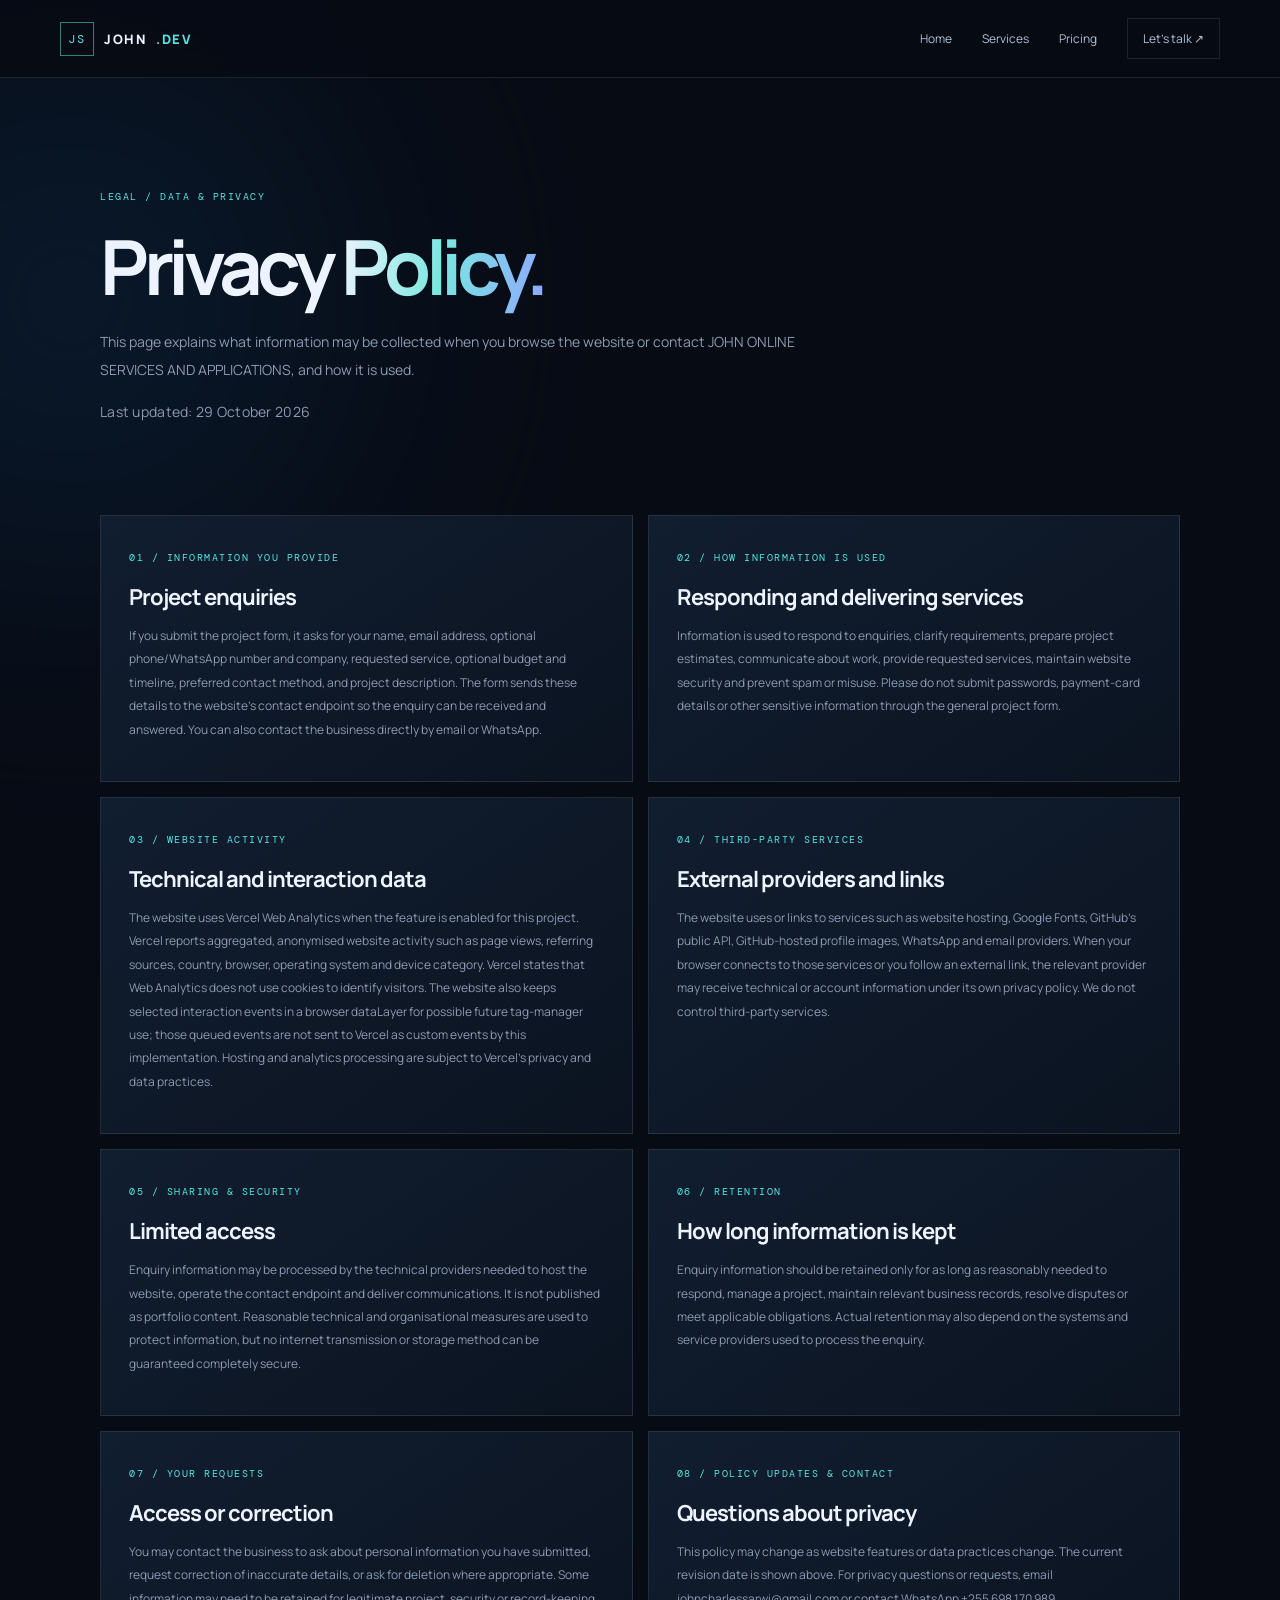
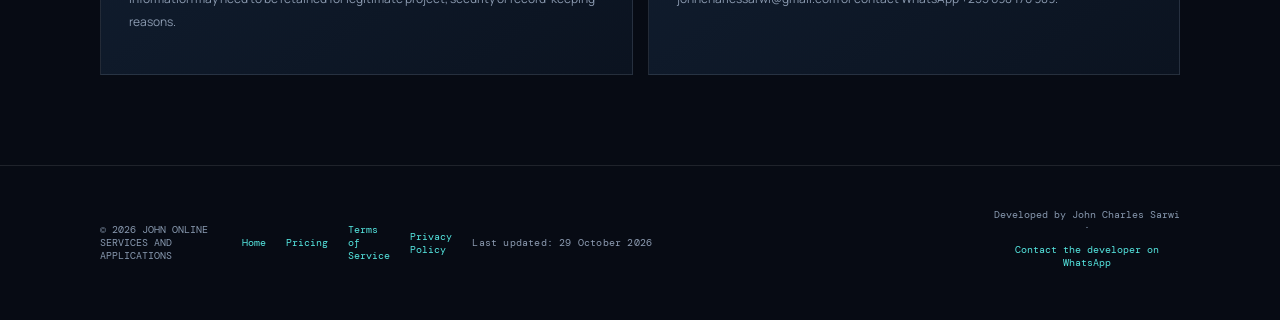
<file: privacy.html>
<!doctype html>
<html lang="en">
<head>
<meta charset="utf-8">
<meta name="viewport" content="width=device-width,initial-scale=1">
<meta name="theme-color" content="#070b14">
<meta name="description" content="Learn how JOHN ONLINE SERVICES AND APPLICATIONS handles project enquiries, contact details and Vercel website analytics.">
<meta name="robots" content="index,follow">
<link rel="canonical" href="https://john-charles-sarwi-portfolio.vercel.app/privacy.html">
<link rel="preconnect" href="https://fonts.googleapis.com">
<link href="https://fonts.googleapis.com/css2?family=DM+Mono:wght@400;500&family=Manrope:wght@400;500;600;700;800&display=swap" rel="stylesheet">
<link rel="stylesheet" href="./styles.css">
<title>Privacy Policy | JOHN ONLINE SERVICES AND APPLICATIONS</title>
<script type="application/ld+json">
{"@context":"https://schema.org","@type":"WebPage","name":"Privacy Policy | JOHN ONLINE SERVICES AND APPLICATIONS","url":"https://john-charles-sarwi-portfolio.vercel.app/privacy.html","description":"Privacy information for project enquiries and website use at JOHN ONLINE SERVICES AND APPLICATIONS.","inLanguage":"en-TZ"}
</script>
</head>
<body><div class="glow"></div>
<header><a class="brand" href="./index.html"><b>JS</b> JOHN<span>.DEV</span></a><button id="menu" type="button" aria-controls="nav" aria-expanded="false" aria-label="Open navigation menu">☰</button><nav id="nav"><a href="./index.html">Home</a><a href="./services.html">Services</a><a href="./pricing.html">Pricing</a><a href="./contact.html" class="navbtn">Let's talk ↗</a></nav></header>
<main class="page-shell">
<section class="page-hero"><label>LEGAL / DATA & PRIVACY</label><h1>Privacy <em>Policy.</em></h1><p>This page explains what information may be collected when you browse the website or contact JOHN ONLINE SERVICES AND APPLICATIONS, and how it is used.</p><p class="last-updated">Last updated: 29 October 2026</p></section>
<section class="page-grid">
<article class="page-panel"><label>01 / INFORMATION YOU PROVIDE</label><h2>Project enquiries</h2><p>If you submit the project form, it asks for your name, email address, optional phone/WhatsApp number and company, requested service, optional budget and timeline, preferred contact method, and project description. The form sends these details to the website's contact endpoint so the enquiry can be received and answered. You can also contact the business directly by email or WhatsApp.</p></article>
<article class="page-panel"><label>02 / HOW INFORMATION IS USED</label><h2>Responding and delivering services</h2><p>Information is used to respond to enquiries, clarify requirements, prepare project estimates, communicate about work, provide requested services, maintain website security and prevent spam or misuse. Please do not submit passwords, payment-card details or other sensitive information through the general project form.</p></article>
<article class="page-panel"><label>03 / WEBSITE ACTIVITY</label><h2>Technical and interaction data</h2><p>The website uses Vercel Web Analytics when the feature is enabled for this project. Vercel reports aggregated, anonymised website activity such as page views, referring sources, country, browser, operating system and device category. Vercel states that Web Analytics does not use cookies to identify visitors. The website also keeps selected interaction events in a browser dataLayer for possible future tag-manager use; those queued events are not sent to Vercel as custom events by this implementation. Hosting and analytics processing are subject to Vercel's privacy and data practices.</p></article>
<article class="page-panel"><label>04 / THIRD-PARTY SERVICES</label><h2>External providers and links</h2><p>The website uses or links to services such as website hosting, Google Fonts, GitHub's public API, GitHub-hosted profile images, WhatsApp and email providers. When your browser connects to those services or you follow an external link, the relevant provider may receive technical or account information under its own privacy policy. We do not control third-party services.</p></article>
<article class="page-panel"><label>05 / SHARING & SECURITY</label><h2>Limited access</h2><p>Enquiry information may be processed by the technical providers needed to host the website, operate the contact endpoint and deliver communications. It is not published as portfolio content. Reasonable technical and organisational measures are used to protect information, but no internet transmission or storage method can be guaranteed completely secure.</p></article>
<article class="page-panel"><label>06 / RETENTION</label><h2>How long information is kept</h2><p>Enquiry information should be retained only for as long as reasonably needed to respond, manage a project, maintain relevant business records, resolve disputes or meet applicable obligations. Actual retention may also depend on the systems and service providers used to process the enquiry.</p></article>
<article class="page-panel"><label>07 / YOUR REQUESTS</label><h2>Access or correction</h2><p>You may contact the business to ask about personal information you have submitted, request correction of inaccurate details, or ask for deletion where appropriate. Some information may need to be retained for legitimate project, security or record-keeping reasons.</p></article>
<article class="page-panel"><label>08 / POLICY UPDATES & CONTACT</label><h2>Questions about privacy</h2><p>This policy may change as website features or data practices change. The current revision date is shown above. For privacy questions or requests, email <a href="mailto:johncharlessarwi@gmail.com">johncharlessarwi@gmail.com</a> or contact <a href="https://wa.me/255698170989">WhatsApp +255 698 170 989</a>.</p></article>
</section>
</main>
<footer class="site-footer"><span>© 2026 JOHN ONLINE SERVICES AND APPLICATIONS</span><div><a href="./index.html">Home</a><a href="./pricing.html">Pricing</a><a href="./terms.html">Terms of Service</a><a href="./privacy.html">Privacy Policy</a></div><small class="last-updated">Last updated: 29 October 2026</small><p align="center">
  Developed by John Charles Sarwi · <a href="https://wa.me/255698170989">Contact the developer on WhatsApp</a>
</p>
</footer>
<script src="./navigation.js" defer></script><script src="./analytics.js" defer></script></body></html>
</file>
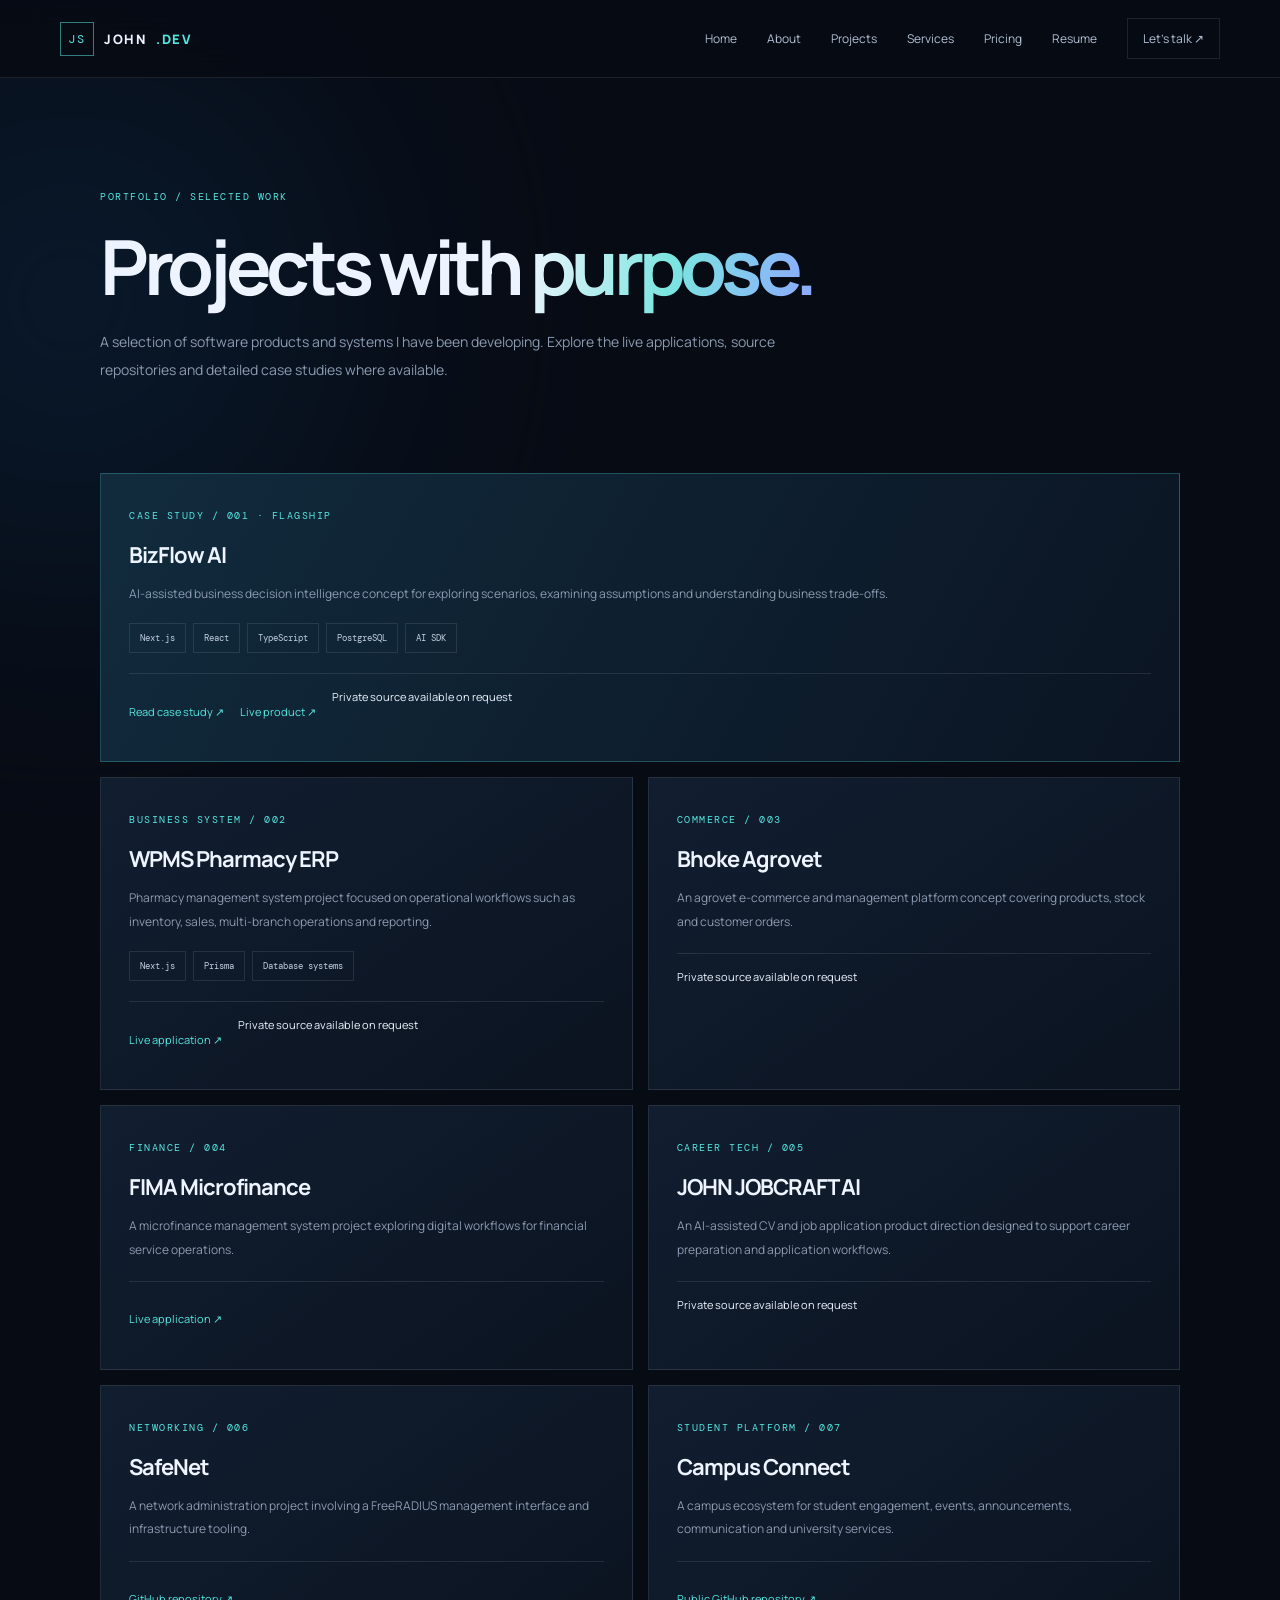
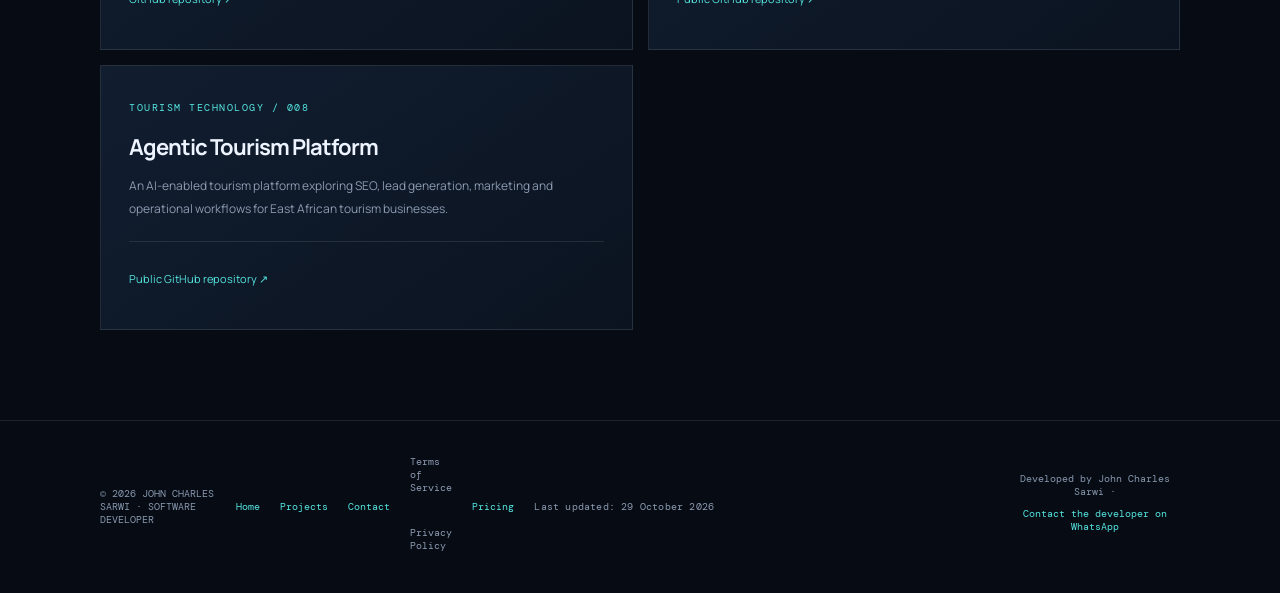
<file: projects.html>
<!doctype html><html lang="en"><head><meta charset="utf-8"><meta name="viewport" content="width=device-width,initial-scale=1"><meta name="theme-color" content="#070b14"><meta name="description" content="Explore websites, AI products and business systems built for entrepreneurs, startups and small businesses by JOHN ONLINE SERVICES AND APPLICATIONS."><meta property="og:title" content="Software Development Projects | John Charles Sarwi"><meta property="og:description" content="Explore software development projects by John Charles Sarwi, including AI-powered business tools, pharmacy and microfinance systems, web applications and campus technology."><meta property="og:type" content="website"><meta property="og:url" content="https://john-charles-sarwi-portfolio.vercel.app/projects.html"><meta property="og:image" content="https://avatars.githubusercontent.com/u/263143496?v=4"><meta property="og:image:alt" content="John Charles Sarwi — software developer"><meta name="twitter:card" content="summary"><meta name="twitter:title" content="Software Development Projects | John Charles Sarwi"><meta name="twitter:description" content="Explore software development projects by John Charles Sarwi, including AI-powered business tools, pharmacy and microfinance systems, web applications and campus technology."><meta name="twitter:image" content="https://avatars.githubusercontent.com/u/263143496?v=4"><link rel="canonical" href="https://john-charles-sarwi-portfolio.vercel.app/projects.html"><link rel="preconnect" href="https://fonts.googleapis.com"><link href="https://fonts.googleapis.com/css2?family=DM+Mono:wght@400;500&family=Manrope:wght@400;500;600;700;800&display=swap" rel="stylesheet"><link rel="stylesheet" href="./styles.css"><title>Software Development Projects | John Charles Sarwi</title><script type="application/ld+json">
{
  "@context": "https://schema.org",
  "@graph": [
    {
      "@type": "WebPage",
      "@id": "https://john-charles-sarwi-portfolio.vercel.app/projects.html#webpage",
      "url": "https://john-charles-sarwi-portfolio.vercel.app/projects.html",
      "name": "Software Development Projects | John Charles Sarwi",
      "description": "Explore software development projects by John Charles Sarwi, including AI-powered business tools, pharmacy and microfinance systems, web applications and campus technology.",
      "inLanguage": "en-TZ",
      "isPartOf": {
        "@id": "https://john-charles-sarwi-portfolio.vercel.app/#website"
      },
      "about": {
        "@id": "https://john-charles-sarwi-portfolio.vercel.app/#john-charles-sarwi"
      },
      "mainEntity": {
        "@id": "https://john-charles-sarwi-portfolio.vercel.app/projects.html#project-list"
      }
    },
    {
      "@type": "ItemList",
      "@id": "https://john-charles-sarwi-portfolio.vercel.app/projects.html#project-list",
      "name": "Software development projects by John Charles Sarwi",
      "itemListOrder": "https://schema.org/ItemListOrderAscending",
      "numberOfItems": 8,
      "itemListElement": [
        {
          "@type": "ListItem",
          "position": 1,
          "item": {
            "@type": "Project",
            "name": "BizFlow AI",
            "description": "AI-assisted business decision intelligence concept for exploring scenarios, assumptions and business trade-offs.",
            "url": "https://bizflow-ai-xi.vercel.app/",
            "creator": {
              "@id": "https://john-charles-sarwi-portfolio.vercel.app/#john-charles-sarwi"
            }
          }
        },
        {
          "@type": "ListItem",
          "position": 2,
          "item": {
            "@type": "Project",
            "name": "WPMS Pharmacy ERP",
            "description": "Pharmacy management system focused on inventory, sales, multi-branch operations and reporting.",
            "url": "https://wpms-ten.vercel.app/",
            "creator": {
              "@id": "https://john-charles-sarwi-portfolio.vercel.app/#john-charles-sarwi"
            }
          }
        },
        {
          "@type": "ListItem",
          "position": 3,
          "item": {
            "@type": "Project",
            "name": "Bhoke Agrovet",
            "description": "Agrovet e-commerce and management platform concept covering products, stock and customer orders.",
            "creator": {
              "@id": "https://john-charles-sarwi-portfolio.vercel.app/#john-charles-sarwi"
            }
          }
        },
        {
          "@type": "ListItem",
          "position": 4,
          "item": {
            "@type": "Project",
            "name": "FIMA Microfinance",
            "description": "Microfinance management system project exploring digital workflows for financial service operations.",
            "url": "https://fima-microfinance-management-system.vercel.app/",
            "creator": {
              "@id": "https://john-charles-sarwi-portfolio.vercel.app/#john-charles-sarwi"
            }
          }
        },
        {
          "@type": "ListItem",
          "position": 5,
          "item": {
            "@type": "Project",
            "name": "JOHN JOBCRAFT AI",
            "description": "AI-assisted CV and job application product direction for career preparation and application workflows.",
            "creator": {
              "@id": "https://john-charles-sarwi-portfolio.vercel.app/#john-charles-sarwi"
            }
          }
        },
        {
          "@type": "ListItem",
          "position": 6,
          "item": {
            "@type": "Project",
            "name": "SafeNet",
            "description": "Network administration project involving a FreeRADIUS management interface and infrastructure tooling.",
            "url": "https://github.com/johncharlessarwi-dot/safe-net",
            "creator": {
              "@id": "https://john-charles-sarwi-portfolio.vercel.app/#john-charles-sarwi"
            }
          }
        },
        {
          "@type": "ListItem",
          "position": 7,
          "item": {
            "@type": "Project",
            "name": "Campus Connect",
            "description": "Campus ecosystem for student engagement, events, announcements, communication and university services.",
            "url": "https://github.com/johncharlessarwi-dot/campusconnectapp",
            "creator": {
              "@id": "https://john-charles-sarwi-portfolio.vercel.app/#john-charles-sarwi"
            }
          }
        },
        {
          "@type": "ListItem",
          "position": 8,
          "item": {
            "@type": "Project",
            "name": "Agentic Tourism Platform",
            "description": "AI-enabled tourism platform exploring SEO, lead generation, marketing and operational workflows for East African tourism businesses.",
            "url": "https://github.com/johncharlessarwi-dot/agentic-tourism-platform",
            "creator": {
              "@id": "https://john-charles-sarwi-portfolio.vercel.app/#john-charles-sarwi"
            }
          }
        }
      ]
    },
    {
      "@type": "BreadcrumbList",
      "@id": "https://john-charles-sarwi-portfolio.vercel.app/projects.html#breadcrumb",
      "itemListElement": [
        {
          "@type": "ListItem",
          "position": 1,
          "name": "Home",
          "item": "https://john-charles-sarwi-portfolio.vercel.app/"
        },
        {
          "@type": "ListItem",
          "position": 2,
          "name": "Software Development Projects",
          "item": "https://john-charles-sarwi-portfolio.vercel.app/projects.html"
        }
      ]
    }
  ]
}
</script>
</head><body><div class="glow"></div><header><a class="brand" href="./index.html"><b>JS</b> JOHN<span>.DEV</span></a><button id="menu" type="button" aria-controls="nav" aria-expanded="false" aria-label="Open navigation menu">☰</button><nav id="nav"><a href="./index.html">Home</a><a href="./about.html">About</a><a href="./projects.html">Projects</a><a href="./services.html">Services</a><a href="./pricing.html">Pricing</a><a href="./resume.html">Resume</a><a class="navbtn" href="./contact.html">Let's talk ↗</a></nav></header><main class="page-shell">
<section class="page-hero"><label>PORTFOLIO / SELECTED WORK</label><h1>Projects with <em>purpose.</em></h1><p>A selection of software products and systems I have been developing. Explore the live applications, source repositories and detailed case studies where available.</p></section>
<section class="page-grid projects-page">
<article class="page-panel project-feature"><label>CASE STUDY / 001 · FLAGSHIP</label><h2>BizFlow AI</h2><p>AI-assisted business decision intelligence concept for exploring scenarios, examining assumptions and understanding business trade-offs.</p><div class="page-chips"><span>Next.js</span><span>React</span><span>TypeScript</span><span>PostgreSQL</span><span>AI SDK</span></div><div class="page-links"><a href="./bizflow-ai.html">Read case study ↗</a><a href="https://bizflow-ai-xi.vercel.app/" target="_blank" rel="noreferrer">Live product ↗</a><span>Private source available on request</span></div></article>
<article class="page-panel"><label>BUSINESS SYSTEM / 002</label><h2>WPMS Pharmacy ERP</h2><p>Pharmacy management system project focused on operational workflows such as inventory, sales, multi-branch operations and reporting.</p><div class="page-chips"><span>Next.js</span><span>Prisma</span><span>Database systems</span></div><div class="page-links"><a href="https://wpms-ten.vercel.app/" target="_blank" rel="noreferrer">Live application ↗</a><span>Private source available on request</span></div></article>
<article class="page-panel"><label>COMMERCE / 003</label><h2>Bhoke Agrovet</h2><p>An agrovet e-commerce and management platform concept covering products, stock and customer orders.</p><div class="page-links"><span>Private source available on request</span></div></article>
<article class="page-panel"><label>FINANCE / 004</label><h2>FIMA Microfinance</h2><p>A microfinance management system project exploring digital workflows for financial service operations.</p><div class="page-links"><a href="https://fima-microfinance-management-system.vercel.app/" target="_blank" rel="noreferrer">Live application ↗</a></div></article>
<article class="page-panel"><label>CAREER TECH / 005</label><h2>JOHN JOBCRAFT AI</h2><p>An AI-assisted CV and job application product direction designed to support career preparation and application workflows.</p><div class="page-links"><span>Private source available on request</span></div></article>
<article class="page-panel"><label>NETWORKING / 006</label><h2>SafeNet</h2><p>A network administration project involving a FreeRADIUS management interface and infrastructure tooling.</p><div class="page-links"><a href="https://github.com/johncharlessarwi-dot/safe-net" target="_blank" rel="noreferrer">GitHub repository ↗</a></div></article>
<article class="page-panel"><label>STUDENT PLATFORM / 007</label><h2>Campus Connect</h2><p>A campus ecosystem for student engagement, events, announcements, communication and university services.</p><div class="page-links"><a href="https://github.com/johncharlessarwi-dot/campusconnectapp" target="_blank" rel="noreferrer">Public GitHub repository ↗</a></div></article><article class="page-panel"><label>TOURISM TECHNOLOGY / 008</label><h2>Agentic Tourism Platform</h2><p>An AI-enabled tourism platform exploring SEO, lead generation, marketing and operational workflows for East African tourism businesses.</p><div class="page-links"><a href="https://github.com/johncharlessarwi-dot/agentic-tourism-platform" target="_blank" rel="noreferrer">Public GitHub repository ↗</a></div></article>
</section></main><footer class="site-footer"><span>© 2026 JOHN CHARLES SARWI · SOFTWARE DEVELOPER</span><div><a href="./index.html">Home</a><a href="./projects.html">Projects</a><a href="./contact.html">Contact</a><div class="footer-legal"><a href="./terms.html">Terms of Service</a><a href="./privacy.html">Privacy Policy</a></div><a href="./pricing.html">Pricing</a></div><small class="last-updated">Last updated: 29 October 2026</small><p align="center">
  Developed by John Charles Sarwi · <a href="https://wa.me/255698170989">Contact the developer on WhatsApp</a>
</p>
</footer><script src="./navigation.js" defer></script><script src="./analytics.js" defer></script></body></html>
</file>
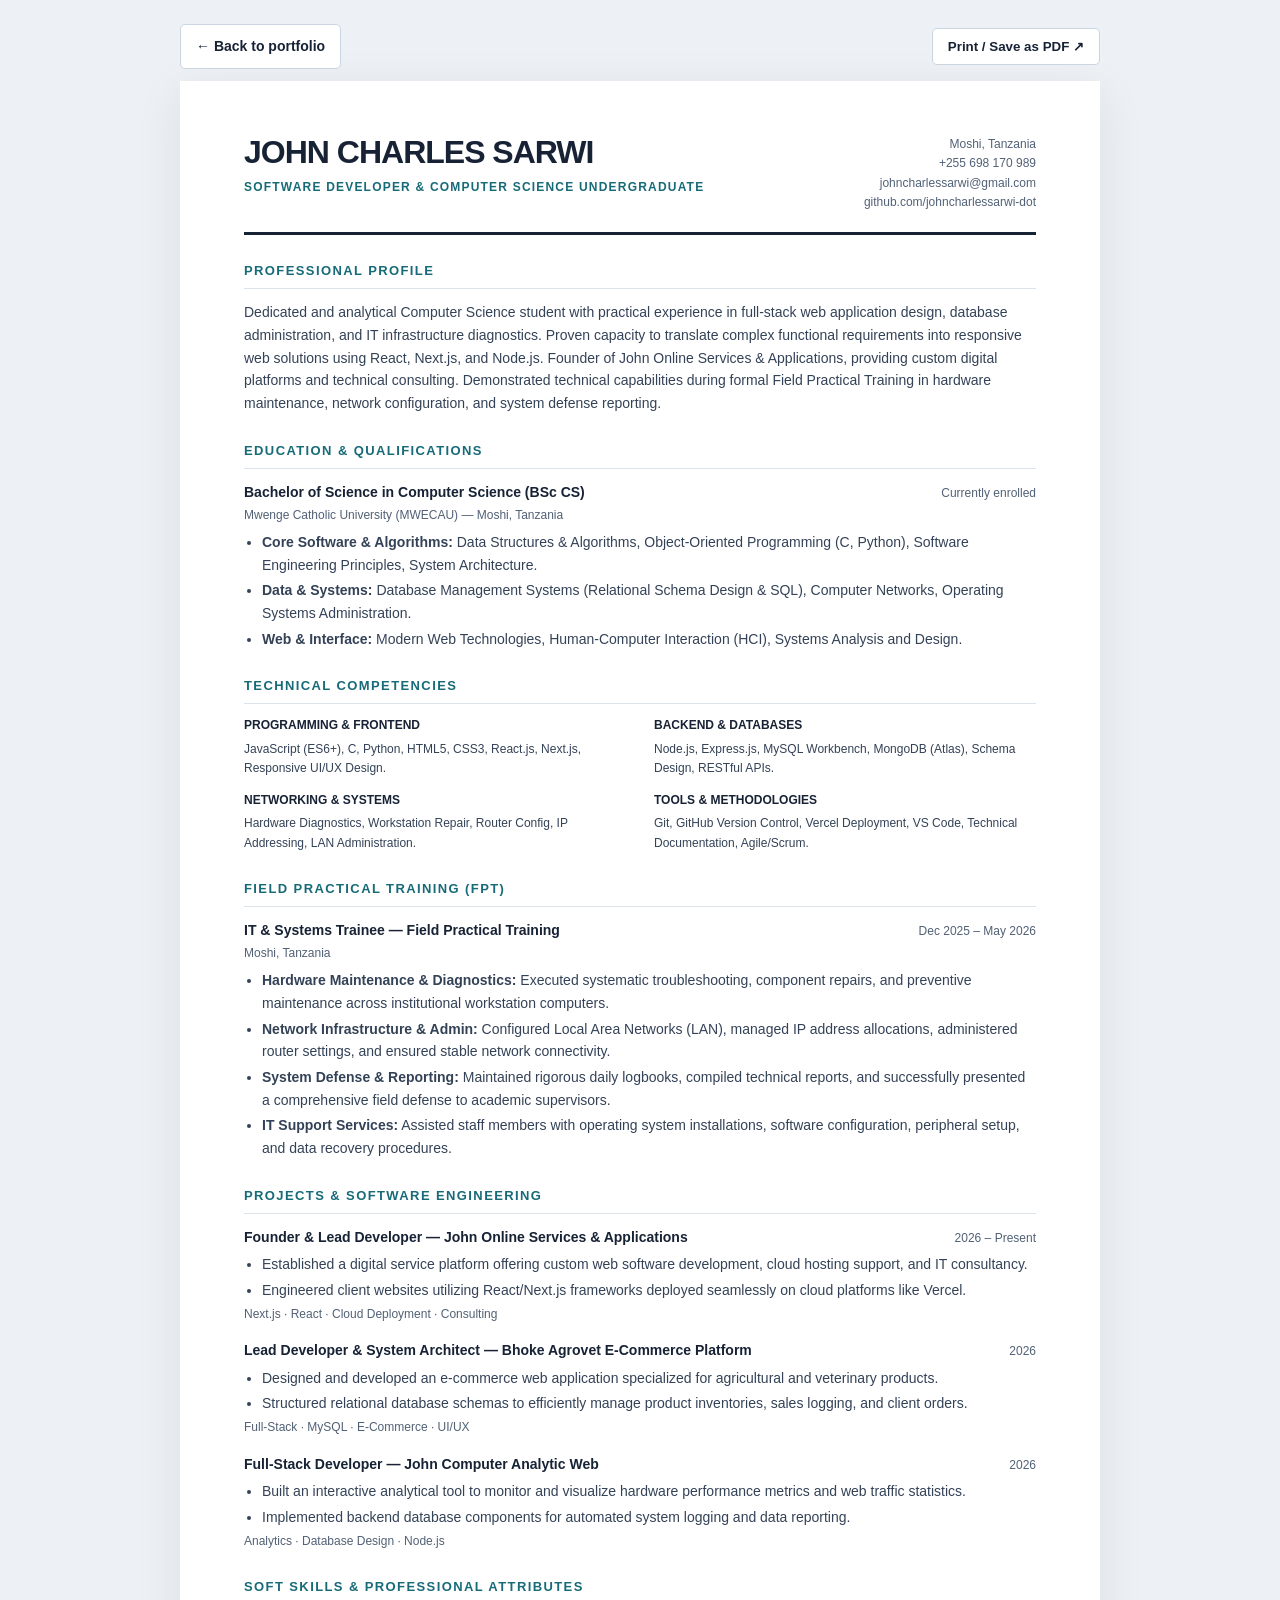
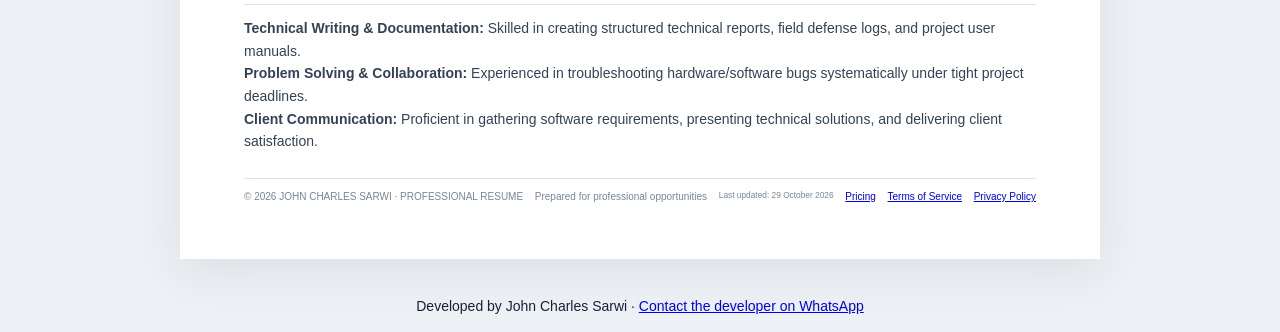
<file: resume.html>
<!doctype html>
<html lang="en">
<head>
<meta charset="utf-8"><meta name="viewport" content="width=device-width,initial-scale=1">
<meta name="description" content="John Charles Sarwi is a Tanzania-based software developer building websites and custom business systems for entrepreneurs and growing businesses.">
<meta property="og:type" content="profile">
<meta property="og:site_name" content="John Charles Sarwi">
<meta property="og:title" content="John Charles Sarwi | Software Developer Resume & CV">
<meta property="og:description" content="View the resume of John Charles Sarwi, a Computer Science undergraduate and software developer in Tanzania with practical experience in web applications, databases, IT systems and software projects.">
<meta property="og:url" content="https://john-charles-sarwi-portfolio.vercel.app/resume.html">
<meta property="og:image" content="https://avatars.githubusercontent.com/u/263143496?v=4">
<meta property="og:image:alt" content="John Charles Sarwi — software developer">
<meta name="twitter:card" content="summary">
<meta name="twitter:title" content="John Charles Sarwi | Software Developer Resume & CV">
<meta name="twitter:description" content="View the resume of John Charles Sarwi, a Computer Science undergraduate and software developer in Tanzania with practical experience in web applications, databases, IT systems and software projects.">
<meta name="twitter:image" content="https://avatars.githubusercontent.com/u/263143496?v=4">
<link rel="canonical" href="https://john-charles-sarwi-portfolio.vercel.app/resume.html">
<title>John Charles Sarwi | Software Developer Resume & CV</title>
<style>
:root{color-scheme:light;--ink:#172235;--muted:#526176;--line:#dce3eb;--accent:#176b78}
*{box-sizing:border-box}body{margin:0;background:#edf1f5;color:var(--ink);font:14px/1.62 Arial,Helvetica,sans-serif}.toolbar{max-width:920px;margin:24px auto 12px;display:flex;justify-content:space-between;align-items:center;gap:12px}.toolbar a,.toolbar button{border:1px solid #cad5e1;background:white;color:var(--ink);padding:10px 15px;text-decoration:none;font-weight:700;border-radius:5px;cursor:pointer}.sheet{max-width:920px;margin:0 auto 36px;background:#fff;padding:54px 64px;box-shadow:0 12px 45px #1a2a3d15}.top{display:flex;justify-content:space-between;gap:20px;border-bottom:3px solid var(--ink);padding-bottom:20px}.name{font-size:32px;line-height:1.1;letter-spacing:-1px;margin:0}.role{margin:8px 0 0;color:var(--accent);font-weight:700;letter-spacing:1.2px;font-size:12px}.contact{text-align:right;color:var(--muted);font-size:12px}.contact a{color:inherit;text-decoration:none}.section{margin-top:25px}.section h2{font-size:13px;letter-spacing:1.4px;color:var(--accent);border-bottom:1px solid var(--line);padding-bottom:7px;margin:0 0 12px}.profile{margin:0;color:#344257}.entry{margin:0 0 15px}.entry-head{display:flex;justify-content:space-between;gap:15px;align-items:baseline}.entry h3{font-size:14px;margin:0;font-weight:700}.date{font-size:12px;color:var(--muted);white-space:nowrap}.sub{font-size:12px;color:var(--muted);margin:2px 0 6px}.entry ul{margin:5px 0 0;padding-left:18px;color:#344257}.entry li{margin:3px 0}.grid{display:grid;grid-template-columns:1fr 1fr;gap:12px 28px}.skill h3{font-size:12px;margin:0 0 4px}.skill p{font-size:12px;color:#344257;margin:0}.soft{margin:0;color:#344257}.footer{margin-top:25px;border-top:1px solid var(--line);padding-top:10px;color:#78869a;font-size:10px;display:flex;justify-content:space-between}
@media(max-width:700px){.sheet{padding:28px 22px;margin:0 10px 20px}.toolbar{margin:12px 10px}.top{display:block}.contact{text-align:left;margin-top:12px}.entry-head{display:block}.grid{grid-template-columns:1fr}.name{font-size:27px}}
@media print{@page{size:A4;margin:13mm}.toolbar{display:none}body{background:#fff;font-size:10.5px}.sheet{max-width:none;margin:0;padding:0;box-shadow:none}.section{margin-top:17px}.name{font-size:27px}.entry{margin-bottom:10px}.footer{margin-top:15px}}
</style>
<script type="application/ld+json">
{
  "@context": "https://schema.org",
  "@graph": [
    {
      "@type": "WebPage",
      "@id": "https://john-charles-sarwi-portfolio.vercel.app/resume.html#webpage",
      "url": "https://john-charles-sarwi-portfolio.vercel.app/resume.html",
      "name": "John Charles Sarwi | Software Developer Resume & CV",
      "description": "View the resume of John Charles Sarwi, a Computer Science undergraduate and software developer in Tanzania with practical experience in web applications, databases, IT systems and software projects.",
      "inLanguage": "en-TZ",
      "isPartOf": {
        "@id": "https://john-charles-sarwi-portfolio.vercel.app/#website"
      },
      "about": {
        "@id": "https://john-charles-sarwi-portfolio.vercel.app/#john-charles-sarwi"
      }
    },
    {
      "@type": "BreadcrumbList",
      "@id": "https://john-charles-sarwi-portfolio.vercel.app/resume.html#breadcrumb",
      "itemListElement": [
        {
          "@type": "ListItem",
          "position": 1,
          "name": "Home",
          "item": "https://john-charles-sarwi-portfolio.vercel.app/"
        },
        {
          "@type": "ListItem",
          "position": 2,
          "name": "John Charles Sarwi | Software Developer Resume & CV",
          "item": "https://john-charles-sarwi-portfolio.vercel.app/resume.html"
        }
      ]
    }
  ]
}
</script>
</head>
<body>
<div class="toolbar"><a href="./index.html#resume">← Back to portfolio</a><button type="button" onclick="window.print()">Print / Save as PDF ↗</button></div>
<main class="sheet">
<header class="top"><div><h1 class="name">JOHN CHARLES SARWI</h1><p class="role">SOFTWARE DEVELOPER & COMPUTER SCIENCE UNDERGRADUATE</p></div><div class="contact">Moshi, Tanzania<br><a href="tel:+255698170989">+255 698 170 989</a><br><a href="mailto:johncharlessarwi@gmail.com">johncharlessarwi@gmail.com</a><br><a href="https://github.com/johncharlessarwi-dot">github.com/johncharlessarwi-dot</a></div></header>
<section class="section"><h2>PROFESSIONAL PROFILE</h2><p class="profile">Dedicated and analytical Computer Science student with practical experience in full-stack web application design, database administration, and IT infrastructure diagnostics. Proven capacity to translate complex functional requirements into responsive web solutions using React, Next.js, and Node.js. Founder of John Online Services & Applications, providing custom digital platforms and technical consulting. Demonstrated technical capabilities during formal Field Practical Training in hardware maintenance, network configuration, and system defense reporting.</p></section>
<section class="section"><h2>EDUCATION & QUALIFICATIONS</h2><div class="entry"><div class="entry-head"><h3>Bachelor of Science in Computer Science (BSc CS)</h3><span class="date">Currently enrolled</span></div><p class="sub">Mwenge Catholic University (MWECAU) — Moshi, Tanzania</p><ul><li><b>Core Software & Algorithms:</b> Data Structures & Algorithms, Object-Oriented Programming (C, Python), Software Engineering Principles, System Architecture.</li><li><b>Data & Systems:</b> Database Management Systems (Relational Schema Design & SQL), Computer Networks, Operating Systems Administration.</li><li><b>Web & Interface:</b> Modern Web Technologies, Human-Computer Interaction (HCI), Systems Analysis and Design.</li></ul></div></section>
<section class="section"><h2>TECHNICAL COMPETENCIES</h2><div class="grid"><div class="skill"><h3>PROGRAMMING & FRONTEND</h3><p>JavaScript (ES6+), C, Python, HTML5, CSS3, React.js, Next.js, Responsive UI/UX Design.</p></div><div class="skill"><h3>BACKEND & DATABASES</h3><p>Node.js, Express.js, MySQL Workbench, MongoDB (Atlas), Schema Design, RESTful APIs.</p></div><div class="skill"><h3>NETWORKING & SYSTEMS</h3><p>Hardware Diagnostics, Workstation Repair, Router Config, IP Addressing, LAN Administration.</p></div><div class="skill"><h3>TOOLS & METHODOLOGIES</h3><p>Git, GitHub Version Control, Vercel Deployment, VS Code, Technical Documentation, Agile/Scrum.</p></div></div></section>
<section class="section"><h2>FIELD PRACTICAL TRAINING (FPT)</h2><div class="entry"><div class="entry-head"><h3>IT & Systems Trainee — Field Practical Training</h3><span class="date">Dec 2025 – May 2026</span></div><p class="sub">Moshi, Tanzania</p><ul><li><b>Hardware Maintenance & Diagnostics:</b> Executed systematic troubleshooting, component repairs, and preventive maintenance across institutional workstation computers.</li><li><b>Network Infrastructure & Admin:</b> Configured Local Area Networks (LAN), managed IP address allocations, administered router settings, and ensured stable network connectivity.</li><li><b>System Defense & Reporting:</b> Maintained rigorous daily logbooks, compiled technical reports, and successfully presented a comprehensive field defense to academic supervisors.</li><li><b>IT Support Services:</b> Assisted staff members with operating system installations, software configuration, peripheral setup, and data recovery procedures.</li></ul></div></section>
<section class="section"><h2>PROJECTS & SOFTWARE ENGINEERING</h2>
<div class="entry"><div class="entry-head"><h3>Founder & Lead Developer — John Online Services & Applications</h3><span class="date">2026 – Present</span></div><ul><li>Established a digital service platform offering custom web software development, cloud hosting support, and IT consultancy.</li><li>Engineered client websites utilizing React/Next.js frameworks deployed seamlessly on cloud platforms like Vercel.</li></ul><p class="sub">Next.js · React · Cloud Deployment · Consulting</p></div>
<div class="entry"><div class="entry-head"><h3>Lead Developer & System Architect — Bhoke Agrovet E-Commerce Platform</h3><span class="date">2026</span></div><ul><li>Designed and developed an e-commerce web application specialized for agricultural and veterinary products.</li><li>Structured relational database schemas to efficiently manage product inventories, sales logging, and client orders.</li></ul><p class="sub">Full-Stack · MySQL · E-Commerce · UI/UX</p></div>
<div class="entry"><div class="entry-head"><h3>Full-Stack Developer — John Computer Analytic Web</h3><span class="date">2026</span></div><ul><li>Built an interactive analytical tool to monitor and visualize hardware performance metrics and web traffic statistics.</li><li>Implemented backend database components for automated system logging and data reporting.</li></ul><p class="sub">Analytics · Database Design · Node.js</p></div></section>
<section class="section"><h2>SOFT SKILLS & PROFESSIONAL ATTRIBUTES</h2><p class="soft"><b>Technical Writing & Documentation:</b> Skilled in creating structured technical reports, field defense logs, and project user manuals.<br><b>Problem Solving & Collaboration:</b> Experienced in troubleshooting hardware/software bugs systematically under tight project deadlines.<br><b>Client Communication:</b> Proficient in gathering software requirements, presenting technical solutions, and delivering client satisfaction.</p></section>
<div class="footer"><span>© 2026 JOHN CHARLES SARWI · PROFESSIONAL RESUME</span><span>Prepared for professional opportunities</span><small class="last-updated">Last updated: 29 October 2026</small><a href="./pricing.html">Pricing</a><a href="./terms.html">Terms of Service</a><a href="./privacy.html">Privacy Policy</a></div>
</main><script src="./analytics.js" defer></script>
<p align="center">
  Developed by John Charles Sarwi · <a href="https://wa.me/255698170989">Contact the developer on WhatsApp</a>
</p>
</body></html>
</file>
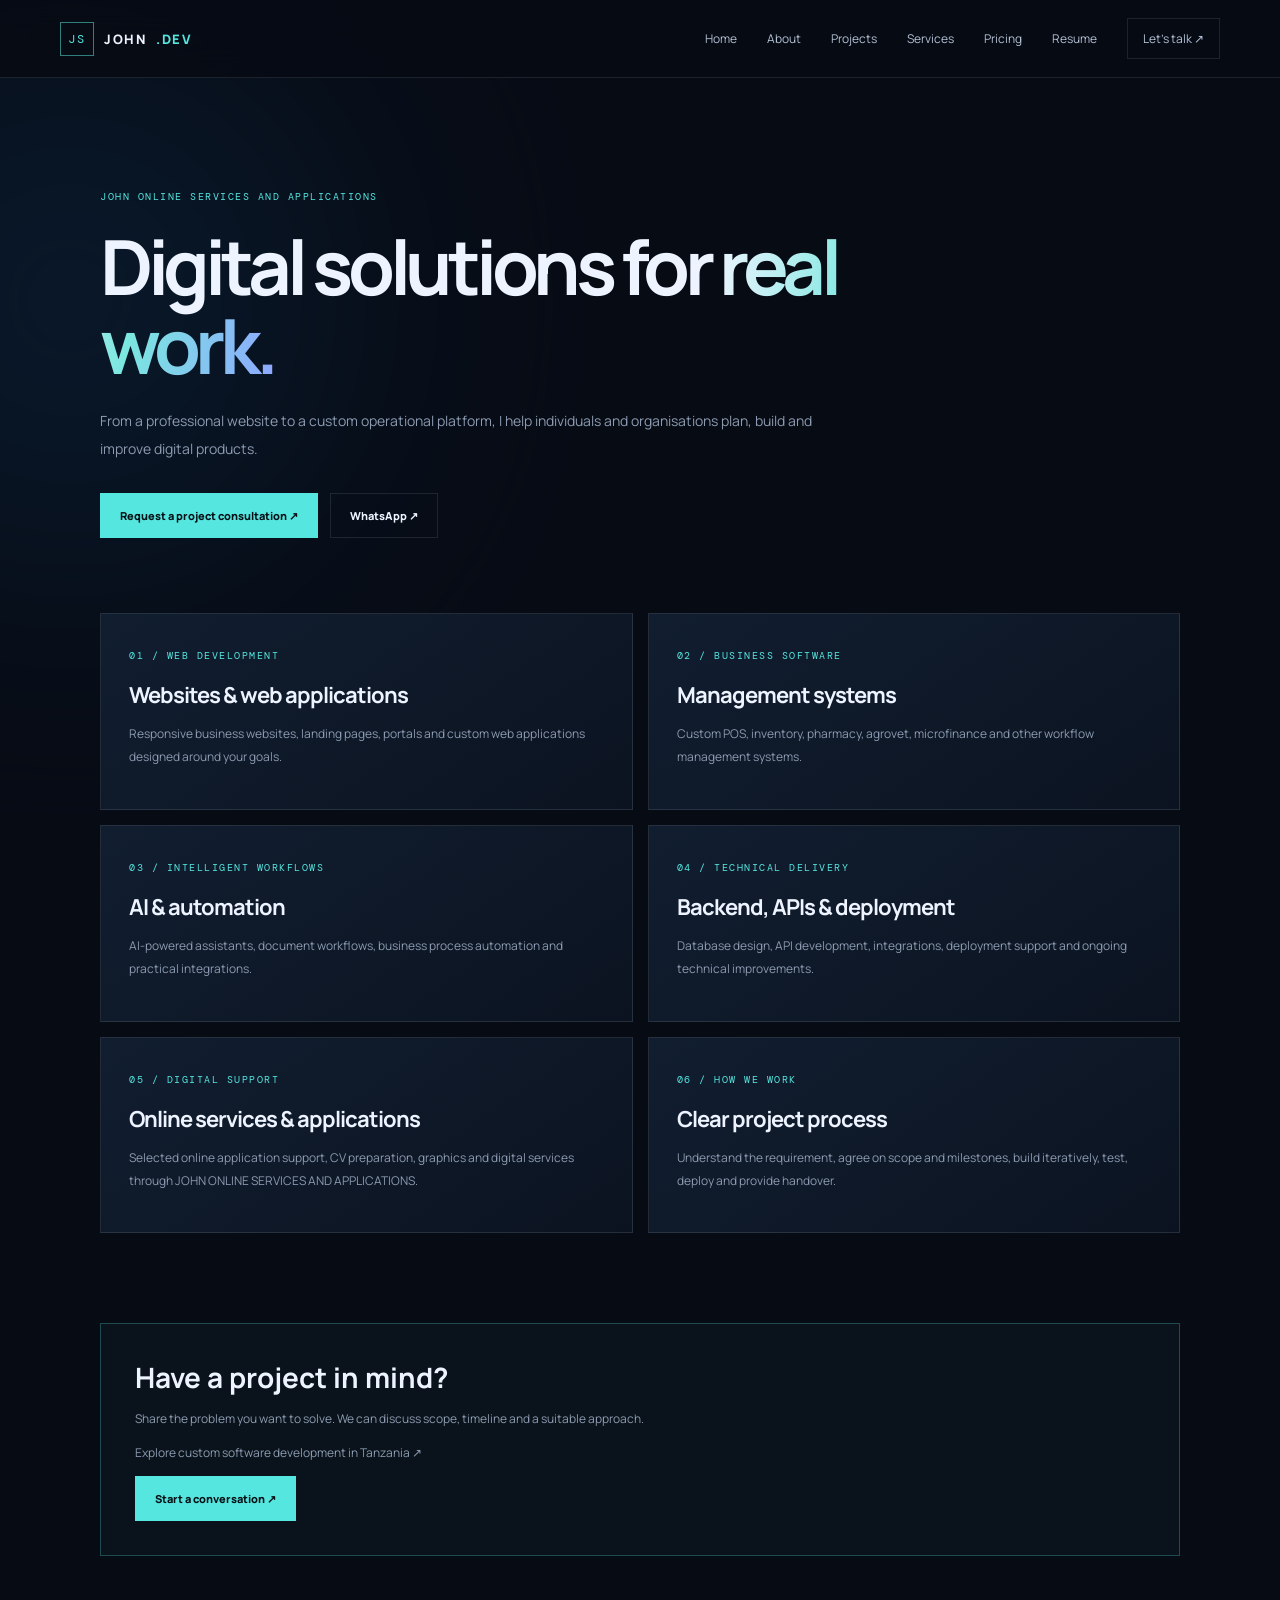
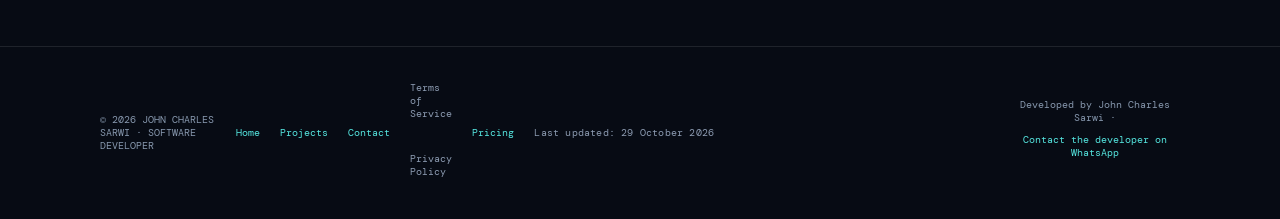
<file: services.html>
<!doctype html><html lang="en"><head><meta charset="utf-8"><meta name="viewport" content="width=device-width,initial-scale=1"><meta name="theme-color" content="#070b14"><meta name="description" content="JOHN ONLINE SERVICES AND APPLICATIONS builds websites, POS, ERP and custom software for Tanzanian entrepreneurs and growing businesses."><meta property="og:title" content="Website & Custom Software Development in Tanzania | JOHN ONLINE SERVICES"><meta property="og:description" content="JOHN ONLINE SERVICES AND APPLICATIONS provides website development, custom business software, POS and ERP systems, database solutions, AI automation and digital services in Tanzania."><meta property="og:type" content="website"><meta property="og:url" content="https://john-charles-sarwi-portfolio.vercel.app/services.html"><meta property="og:image" content="https://avatars.githubusercontent.com/u/263143496?v=4"><meta property="og:image:alt" content="John Charles Sarwi — software developer"><meta name="twitter:card" content="summary"><meta name="twitter:title" content="Website & Custom Software Development in Tanzania | JOHN ONLINE SERVICES"><meta name="twitter:description" content="JOHN ONLINE SERVICES AND APPLICATIONS provides website development, custom business software, POS and ERP systems, database solutions, AI automation and digital services in Tanzania."><meta name="twitter:image" content="https://avatars.githubusercontent.com/u/263143496?v=4"><link rel="canonical" href="https://john-charles-sarwi-portfolio.vercel.app/services.html"><link rel="preconnect" href="https://fonts.googleapis.com"><link href="https://fonts.googleapis.com/css2?family=DM+Mono:wght@400;500&family=Manrope:wght@400;500;600;700;800&display=swap" rel="stylesheet"><link rel="stylesheet" href="./styles.css"><title>Website & Custom Software Development in Tanzania | JOHN ONLINE SERVICES</title><script type="application/ld+json">
{
  "@context": "https://schema.org",
  "@graph": [
    {
      "@type": "WebPage",
      "@id": "https://john-charles-sarwi-portfolio.vercel.app/services.html#webpage",
      "url": "https://john-charles-sarwi-portfolio.vercel.app/services.html",
      "name": "Website & Custom Software Development in Tanzania | JOHN ONLINE SERVICES",
      "description": "JOHN ONLINE SERVICES AND APPLICATIONS provides website development, custom business software, POS and ERP systems, database solutions, AI automation and digital services in Tanzania.",
      "inLanguage": "en-TZ",
      "isPartOf": {
        "@id": "https://john-charles-sarwi-portfolio.vercel.app/#website"
      },
      "about": {
        "@id": "https://john-charles-sarwi-portfolio.vercel.app/#john-charles-sarwi"
      }
    },
    {
      "@type": "BreadcrumbList",
      "@id": "https://john-charles-sarwi-portfolio.vercel.app/services.html#breadcrumb",
      "itemListElement": [
        {
          "@type": "ListItem",
          "position": 1,
          "name": "Home",
          "item": "https://john-charles-sarwi-portfolio.vercel.app/"
        },
        {
          "@type": "ListItem",
          "position": 2,
          "name": "Website & Custom Software Development in Tanzania",
          "item": "https://john-charles-sarwi-portfolio.vercel.app/services.html"
        }
      ]
    }
  ]
}
</script>
</head><body><div class="glow"></div><header><a class="brand" href="./index.html"><b>JS</b> JOHN<span>.DEV</span></a><button id="menu" type="button" aria-controls="nav" aria-expanded="false" aria-label="Open navigation menu">☰</button><nav id="nav"><a href="./index.html">Home</a><a href="./about.html">About</a><a href="./projects.html">Projects</a><a href="./services.html">Services</a><a href="./pricing.html">Pricing</a><a href="./resume.html">Resume</a><a class="navbtn" href="./contact.html">Let's talk ↗</a></nav></header><main class="page-shell">
<section class="page-hero"><label>JOHN ONLINE SERVICES AND APPLICATIONS</label><h1>Digital solutions for <em>real work.</em></h1><p>From a professional website to a custom operational platform, I help individuals and organisations plan, build and improve digital products.</p><div class="actions"><a class="primary" href="./contact.html">Request a project consultation ↗</a><a class="secondary" href="https://wa.me/255698170989" target="_blank" rel="noreferrer">WhatsApp ↗</a></div></section>
<section class="page-grid"><article class="page-panel"><label>01 / WEB DEVELOPMENT</label><h2>Websites & web applications</h2><p>Responsive business websites, landing pages, portals and custom web applications designed around your goals.</p></article><article class="page-panel"><label>02 / BUSINESS SOFTWARE</label><h2>Management systems</h2><p>Custom POS, inventory, pharmacy, agrovet, microfinance and other workflow management systems.</p></article><article class="page-panel"><label>03 / INTELLIGENT WORKFLOWS</label><h2>AI & automation</h2><p>AI-powered assistants, document workflows, business process automation and practical integrations.</p></article><article class="page-panel"><label>04 / TECHNICAL DELIVERY</label><h2>Backend, APIs & deployment</h2><p>Database design, API development, integrations, deployment support and ongoing technical improvements.</p></article><article class="page-panel"><label>05 / DIGITAL SUPPORT</label><h2>Online services & applications</h2><p>Selected online application support, CV preparation, graphics and digital services through JOHN ONLINE SERVICES AND APPLICATIONS.</p></article><article class="page-panel"><label>06 / HOW WE WORK</label><h2>Clear project process</h2><p>Understand the requirement, agree on scope and milestones, build iteratively, test, deploy and provide handover.</p></article></section><div class="page-cta"><h2>Have a project in mind?</h2><p>Share the problem you want to solve. We can discuss scope, timeline and a suitable approach.</p><p><a href="./custom-software-development-tanzania.html">Explore custom software development in Tanzania ↗</a></p><a class="primary" href="./contact.html">Start a conversation ↗</a></div></main><footer class="site-footer"><span>© 2026 JOHN CHARLES SARWI · SOFTWARE DEVELOPER</span><div><a href="./index.html">Home</a><a href="./projects.html">Projects</a><a href="./contact.html">Contact</a><div class="footer-legal"><a href="./terms.html">Terms of Service</a><a href="./privacy.html">Privacy Policy</a></div><a href="./pricing.html">Pricing</a></div><small class="last-updated">Last updated: 29 October 2026</small><p align="center">
  Developed by John Charles Sarwi · <a href="https://wa.me/255698170989">Contact the developer on WhatsApp</a>
</p>
</footer><script src="./navigation.js" defer></script><script src="./analytics.js" defer></script></body></html>
</file>
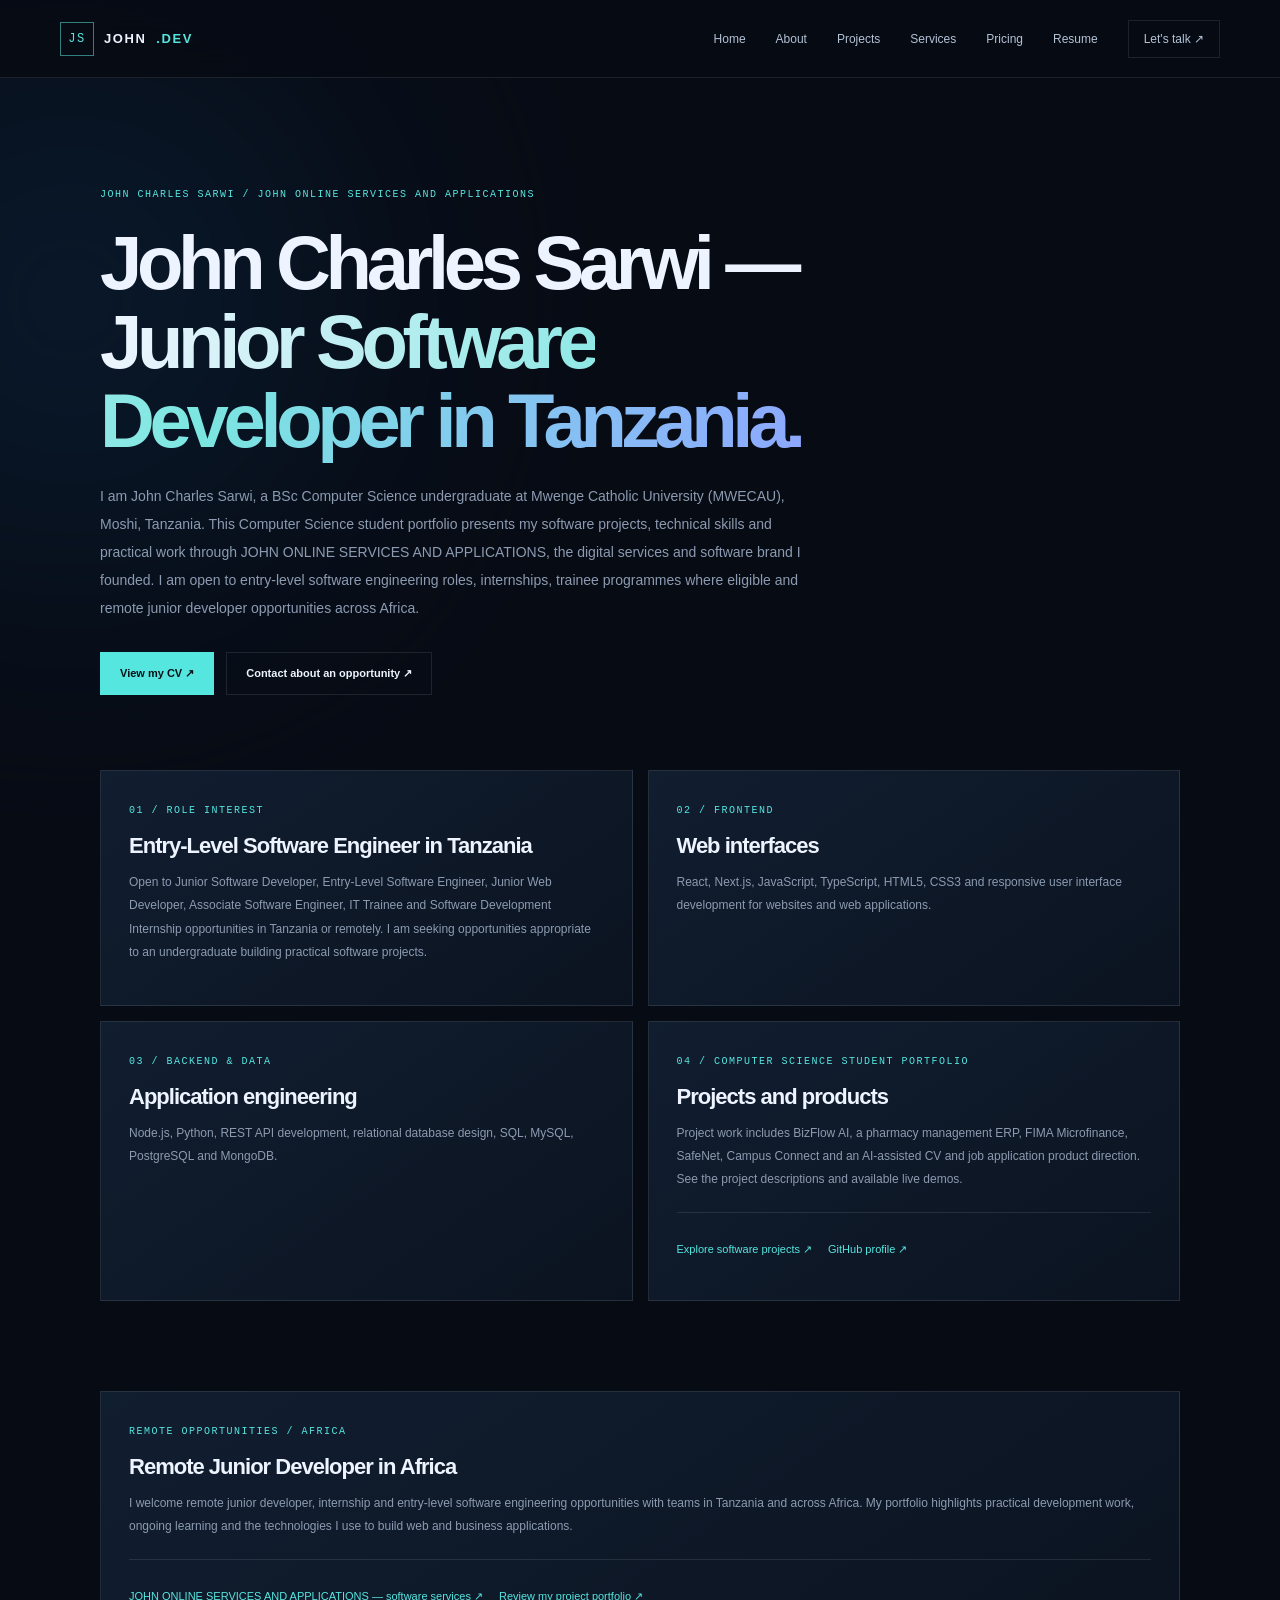
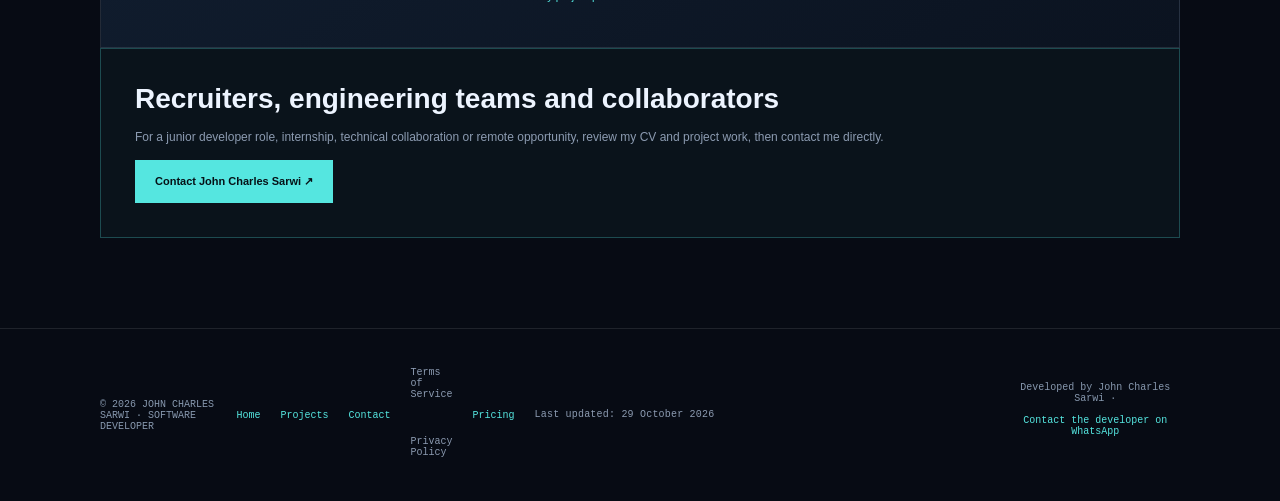
<file: software-developer-tanzania.html>
<!doctype html>
<html lang="en">
<head>
<meta charset="utf-8"><meta name="viewport" content="width=device-width,initial-scale=1">
<meta name="description" content="John Charles Sarwi is a Tanzania-based software developer building websites and business systems for entrepreneurs and growing businesses.">
<meta name="robots" content="index,follow">
<meta property="og:type" content="profile"><meta property="og:title" content="John Charles Sarwi | Junior Software Developer in Tanzania"><meta property="og:description" content="Computer Science student portfolio and software projects by John Charles Sarwi, founder of JOHN ONLINE SERVICES AND APPLICATIONS. Open to entry-level and remote opportunities."><meta property="og:url" content="https://john-charles-sarwi-portfolio.vercel.app/software-developer-tanzania.html"><meta property="og:image" content="https://avatars.githubusercontent.com/u/263143496?v=4">
<meta name="twitter:card" content="summary"><meta name="twitter:title" content="John Charles Sarwi | Junior Software Developer in Tanzania"><meta name="twitter:description" content="Computer Science student portfolio, software projects and JOHN ONLINE SERVICES AND APPLICATIONS."><meta name="twitter:image" content="https://avatars.githubusercontent.com/u/263143496?v=4"><link rel="canonical" href="https://john-charles-sarwi-portfolio.vercel.app/software-developer-tanzania.html">
<link rel="stylesheet" href="./styles.css"><title>John Charles Sarwi | Junior Software Developer in Tanzania</title>
<script type="application/ld+json">{"@context":"https://schema.org","@graph":[{"@type":"ProfilePage","@id":"https://john-charles-sarwi-portfolio.vercel.app/software-developer-tanzania.html#profile","name":"John Charles Sarwi | Junior Software Developer in Tanzania","url":"https://john-charles-sarwi-portfolio.vercel.app/software-developer-tanzania.html","mainEntity":{"@id":"https://john-charles-sarwi-portfolio.vercel.app/#john-charles-sarwi"}},{"@type":"Person","@id":"https://john-charles-sarwi-portfolio.vercel.app/#john-charles-sarwi","name":"John Charles Sarwi","jobTitle":"Computer Science Undergraduate","description":"BSc Computer Science undergraduate at Mwenge Catholic University (MWECAU), Moshi, Tanzania, building web applications and business software. Founder of JOHN ONLINE SERVICES AND APPLICATIONS.","url":"https://john-charles-sarwi-portfolio.vercel.app/","sameAs":["https://github.com/johncharlessarwi-dot"],"affiliation":{"@id":"https://john-charles-sarwi-portfolio.vercel.app/#organization"},"knowsAbout":["Junior software development","Entry-level software engineering","Full-stack web development","React","Next.js","Node.js","Python","JavaScript","PostgreSQL","MySQL","MongoDB","REST API development","Database design","AI-assisted application development"]},{"@type":"Organization","@id":"https://john-charles-sarwi-portfolio.vercel.app/#organization","name":"JOHN ONLINE SERVICES AND APPLICATIONS","url":"https://john-charles-sarwi-portfolio.vercel.app/","email":"johncharlessarwi@gmail.com","telephone":"+255698170989","founder":{"@id":"https://john-charles-sarwi-portfolio.vercel.app/#john-charles-sarwi"}},{"@type":"BreadcrumbList","@id":"https://john-charles-sarwi-portfolio.vercel.app/software-developer-tanzania.html#breadcrumb","itemListElement":[{"@type":"ListItem","position":1,"name":"Home","item":"https://john-charles-sarwi-portfolio.vercel.app/"},{"@type":"ListItem","position":2,"name":"John Charles Sarwi — Junior Software Developer in Tanzania","item":"https://john-charles-sarwi-portfolio.vercel.app/software-developer-tanzania.html"}]}]}</script>
</head>
<body><div class="glow"></div><header><a class="brand" href="./index.html"><b>JS</b> JOHN<span>.DEV</span></a><button id="menu" type="button" aria-controls="nav" aria-expanded="false" aria-label="Open navigation menu">☰</button><nav id="nav"><a href="./index.html">Home</a><a href="./about.html">About</a><a href="./projects.html">Projects</a><a href="./services.html">Services</a><a href="./pricing.html">Pricing</a><a href="./resume.html">Resume</a><a class="navbtn" href="./contact.html">Let's talk ↗</a></nav></header>
<main class="page-shell">
<section class="page-hero"><label>JOHN CHARLES SARWI / JOHN ONLINE SERVICES AND APPLICATIONS</label><h1>John Charles Sarwi — <em>Junior Software Developer in Tanzania.</em></h1><p>I am John Charles Sarwi, a BSc Computer Science undergraduate at Mwenge Catholic University (MWECAU), Moshi, Tanzania. This Computer Science student portfolio presents my software projects, technical skills and practical work through JOHN ONLINE SERVICES AND APPLICATIONS, the digital services and software brand I founded. I am open to entry-level software engineering roles, internships, trainee programmes where eligible and remote junior developer opportunities across Africa.</p><div class="actions"><a class="primary" href="./resume.html">View my CV ↗</a><a class="secondary" href="mailto:johncharlessarwi@gmail.com?subject=Software%20Developer%20Opportunity">Contact about an opportunity ↗</a></div></section>
<section class="page-grid">
<article class="page-panel"><label>01 / ROLE INTEREST</label><h2>Entry-Level Software Engineer in Tanzania</h2><p>Open to Junior Software Developer, Entry-Level Software Engineer, Junior Web Developer, Associate Software Engineer, IT Trainee and Software Development Internship opportunities in Tanzania or remotely. I am seeking opportunities appropriate to an undergraduate building practical software projects.</p></article>
<article class="page-panel"><label>02 / FRONTEND</label><h2>Web interfaces</h2><p>React, Next.js, JavaScript, TypeScript, HTML5, CSS3 and responsive user interface development for websites and web applications.</p></article>
<article class="page-panel"><label>03 / BACKEND & DATA</label><h2>Application engineering</h2><p>Node.js, Python, REST API development, relational database design, SQL, MySQL, PostgreSQL and MongoDB.</p></article>
<article class="page-panel"><label>04 / COMPUTER SCIENCE STUDENT PORTFOLIO</label><h2>Projects and products</h2><p>Project work includes BizFlow AI, a pharmacy management ERP, FIMA Microfinance, SafeNet, Campus Connect and an AI-assisted CV and job application product direction. See the project descriptions and available live demos.</p><div class="page-links"><a href="./projects.html">Explore software projects ↗</a><a href="https://github.com/johncharlessarwi-dot" target="_blank" rel="noreferrer">GitHub profile ↗</a></div></article>
</section>
<section class="page-panel"><label>REMOTE OPPORTUNITIES / AFRICA</label><h2>Remote Junior Developer in Africa</h2><p>I welcome remote junior developer, internship and entry-level software engineering opportunities with teams in Tanzania and across Africa. My portfolio highlights practical development work, ongoing learning and the technologies I use to build web and business applications.</p><div class="page-links"><a href="./custom-software-development-tanzania.html">JOHN ONLINE SERVICES AND APPLICATIONS — software services ↗</a><a href="./projects.html">Review my project portfolio ↗</a></div></section>
<div class="page-cta"><h2>Recruiters, engineering teams and collaborators</h2><p>For a junior developer role, internship, technical collaboration or remote opportunity, review my CV and project work, then contact me directly.</p><a class="primary" href="./contact.html">Contact John Charles Sarwi ↗</a></div>
</main><footer class="site-footer"><span>© 2026 JOHN CHARLES SARWI · SOFTWARE DEVELOPER</span><div><a href="./index.html">Home</a><a href="./projects.html">Projects</a><a href="./contact.html">Contact</a><div class="footer-legal"><a href="./terms.html">Terms of Service</a><a href="./privacy.html">Privacy Policy</a></div><a href="./pricing.html">Pricing</a></div><small class="last-updated">Last updated: 29 October 2026</small><p align="center">
  Developed by John Charles Sarwi · <a href="https://wa.me/255698170989">Contact the developer on WhatsApp</a>
</p>
</footer><script src="./navigation.js" defer></script><script src="./analytics.js" defer></script></body></html>
</file>
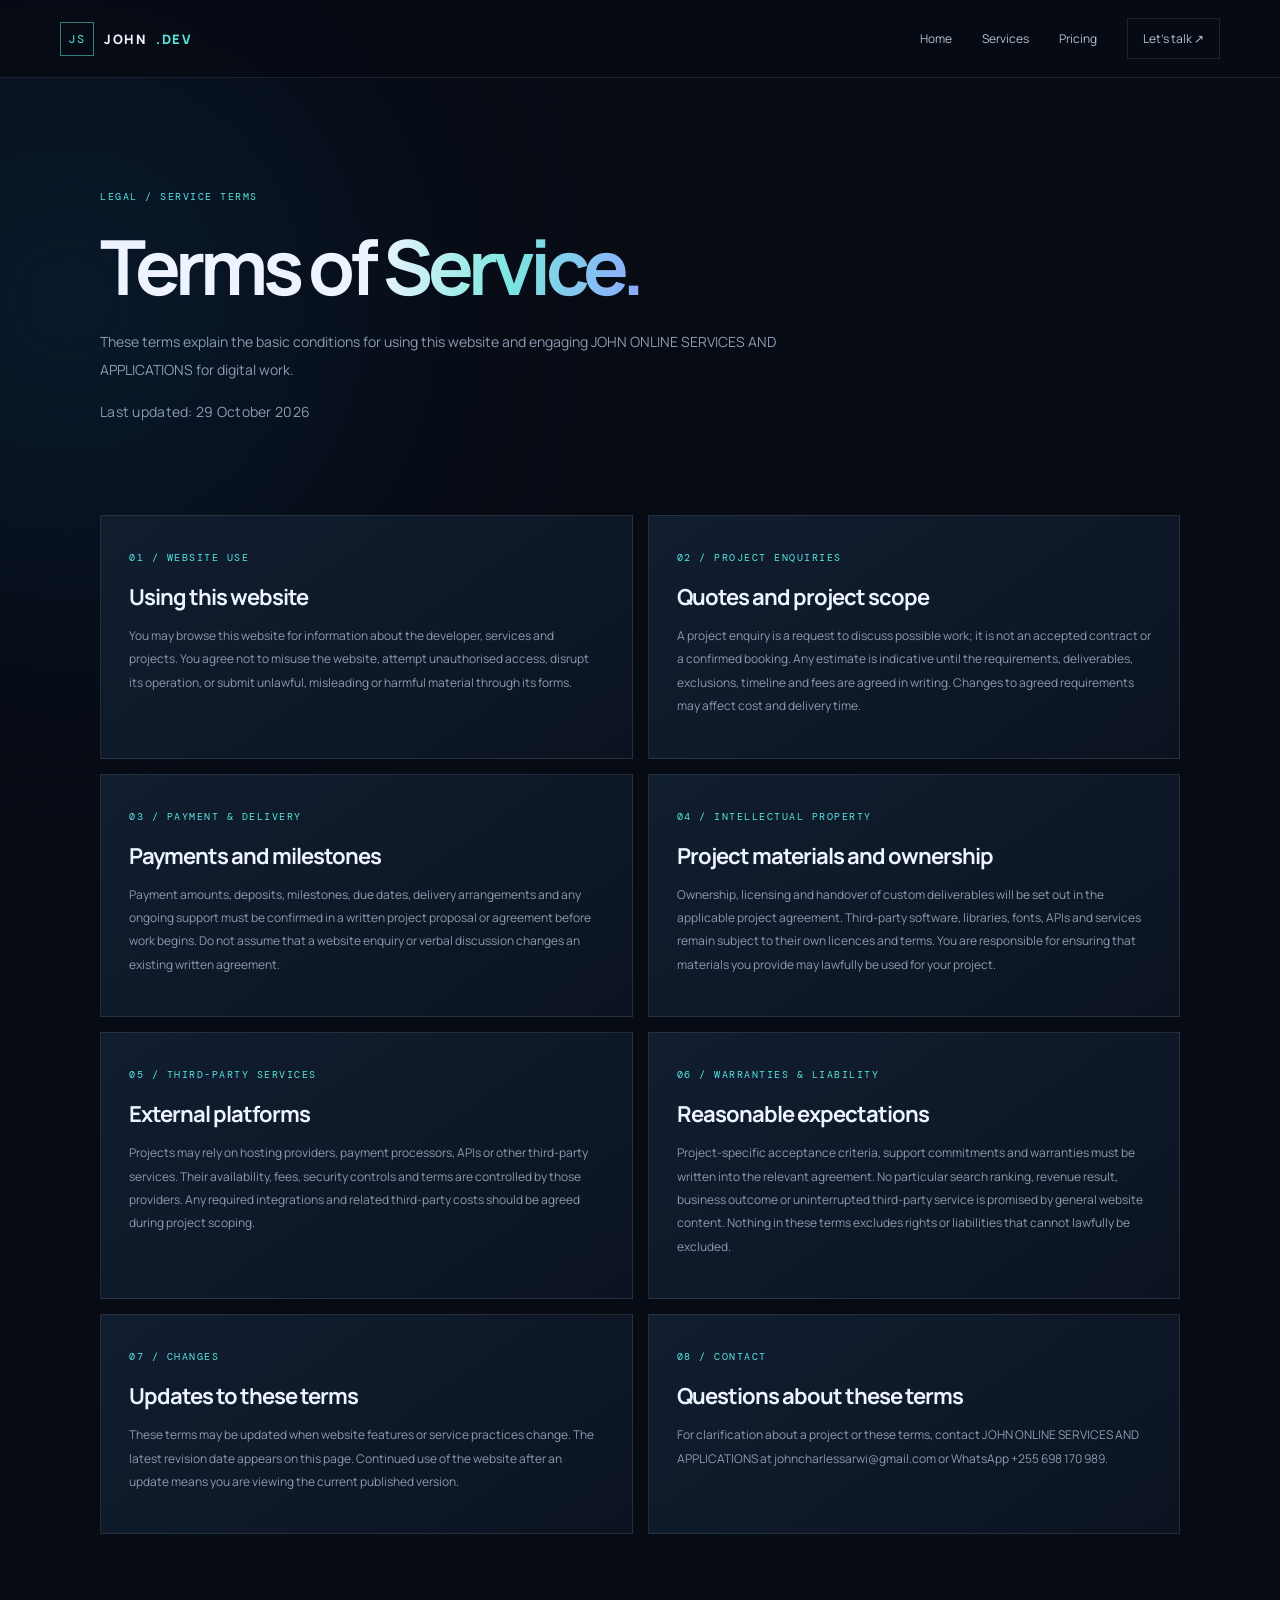
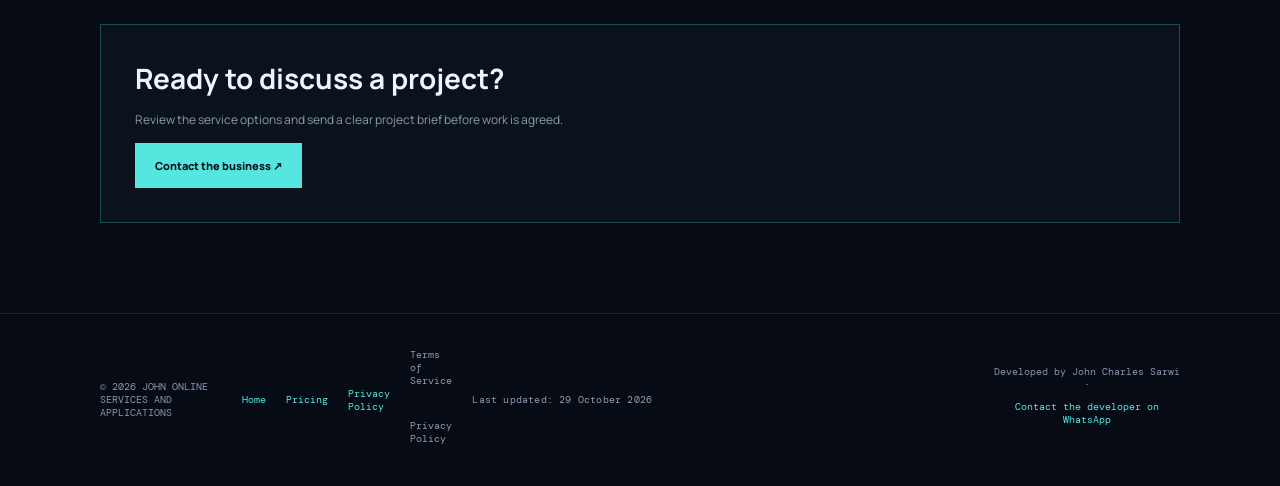
<file: terms.html>
<!doctype html>
<html lang="en">
<head>
<meta charset="utf-8">
<meta name="viewport" content="width=device-width,initial-scale=1">
<meta name="theme-color" content="#070b14">
<meta name="description" content="Read the service terms for websites, custom software and digital projects delivered by JOHN ONLINE SERVICES AND APPLICATIONS in Tanzania.">
<meta name="robots" content="index,follow">
<link rel="canonical" href="https://john-charles-sarwi-portfolio.vercel.app/terms.html">
<link rel="preconnect" href="https://fonts.googleapis.com">
<link href="https://fonts.googleapis.com/css2?family=DM+Mono:wght@400;500&family=Manrope:wght@400;500;600;700;800&display=swap" rel="stylesheet">
<link rel="stylesheet" href="./styles.css">
<title>Terms of Service | JOHN ONLINE SERVICES AND APPLICATIONS</title>
<script type="application/ld+json">
{"@context":"https://schema.org","@type":"WebPage","name":"Terms of Service | JOHN ONLINE SERVICES AND APPLICATIONS","url":"https://john-charles-sarwi-portfolio.vercel.app/terms.html","description":"Terms for website development, custom software and digital services by JOHN ONLINE SERVICES AND APPLICATIONS.","inLanguage":"en-TZ"}
</script>
</head>
<body><div class="glow"></div>
<header><a class="brand" href="./index.html"><b>JS</b> JOHN<span>.DEV</span></a><button id="menu" type="button" aria-controls="nav" aria-expanded="false" aria-label="Open navigation menu">☰</button><nav id="nav"><a href="./index.html">Home</a><a href="./services.html">Services</a><a href="./pricing.html">Pricing</a><a href="./contact.html" class="navbtn">Let's talk ↗</a></nav></header>
<main class="page-shell">
<section class="page-hero"><label>LEGAL / SERVICE TERMS</label><h1>Terms of <em>Service.</em></h1><p>These terms explain the basic conditions for using this website and engaging JOHN ONLINE SERVICES AND APPLICATIONS for digital work.</p><p class="last-updated">Last updated: 29 October 2026</p></section>
<section class="page-grid">
<article class="page-panel"><label>01 / WEBSITE USE</label><h2>Using this website</h2><p>You may browse this website for information about the developer, services and projects. You agree not to misuse the website, attempt unauthorised access, disrupt its operation, or submit unlawful, misleading or harmful material through its forms.</p></article>
<article class="page-panel"><label>02 / PROJECT ENQUIRIES</label><h2>Quotes and project scope</h2><p>A project enquiry is a request to discuss possible work; it is not an accepted contract or a confirmed booking. Any estimate is indicative until the requirements, deliverables, exclusions, timeline and fees are agreed in writing. Changes to agreed requirements may affect cost and delivery time.</p></article>
<article class="page-panel"><label>03 / PAYMENT & DELIVERY</label><h2>Payments and milestones</h2><p>Payment amounts, deposits, milestones, due dates, delivery arrangements and any ongoing support must be confirmed in a written project proposal or agreement before work begins. Do not assume that a website enquiry or verbal discussion changes an existing written agreement.</p></article>
<article class="page-panel"><label>04 / INTELLECTUAL PROPERTY</label><h2>Project materials and ownership</h2><p>Ownership, licensing and handover of custom deliverables will be set out in the applicable project agreement. Third-party software, libraries, fonts, APIs and services remain subject to their own licences and terms. You are responsible for ensuring that materials you provide may lawfully be used for your project.</p></article>
<article class="page-panel"><label>05 / THIRD-PARTY SERVICES</label><h2>External platforms</h2><p>Projects may rely on hosting providers, payment processors, APIs or other third-party services. Their availability, fees, security controls and terms are controlled by those providers. Any required integrations and related third-party costs should be agreed during project scoping.</p></article>
<article class="page-panel"><label>06 / WARRANTIES & LIABILITY</label><h2>Reasonable expectations</h2><p>Project-specific acceptance criteria, support commitments and warranties must be written into the relevant agreement. No particular search ranking, revenue result, business outcome or uninterrupted third-party service is promised by general website content. Nothing in these terms excludes rights or liabilities that cannot lawfully be excluded.</p></article>
<article class="page-panel"><label>07 / CHANGES</label><h2>Updates to these terms</h2><p>These terms may be updated when website features or service practices change. The latest revision date appears on this page. Continued use of the website after an update means you are viewing the current published version.</p></article>
<article class="page-panel"><label>08 / CONTACT</label><h2>Questions about these terms</h2><p>For clarification about a project or these terms, contact JOHN ONLINE SERVICES AND APPLICATIONS at <a href="mailto:johncharlessarwi@gmail.com">johncharlessarwi@gmail.com</a> or <a href="https://wa.me/255698170989">WhatsApp +255 698 170 989</a>.</p></article>
</section>
<div class="page-cta"><h2>Ready to discuss a project?</h2><p>Review the service options and send a clear project brief before work is agreed.</p><a class="primary" href="./contact.html">Contact the business ↗</a></div>
</main>
<footer class="site-footer"><span>© 2026 JOHN ONLINE SERVICES AND APPLICATIONS</span><div><a href="./index.html">Home</a><a href="./pricing.html">Pricing</a><a href="./privacy.html">Privacy Policy</a><div class="footer-legal"><a href="./terms.html">Terms of Service</a><a href="./privacy.html">Privacy Policy</a></div></div><small class="last-updated">Last updated: 29 October 2026</small><p align="center">
  Developed by John Charles Sarwi · <a href="https://wa.me/255698170989">Contact the developer on WhatsApp</a>
</p>
</footer>
<script src="./navigation.js" defer></script><script src="./analytics.js" defer></script></body></html>
</file>
<file: styles.css>
:root{--bg:#070b14;--panel:#101b2c;--text:#edf4ff;--muted:#8c9bb1;--line:#ffffff19;--cyan:#55e6e0;--mono:'DM Mono',monospace;--font:'Manrope',sans-serif}*{box-sizing:border-box}html{scroll-behavior:smooth;scroll-padding-top:90px}body{margin:0;background:var(--bg);color:var(--text);font-family:var(--font);overflow-x:hidden}a{color:inherit;text-decoration:none}button,input{font:inherit}.wrap{width:min(1160px,calc(100% - 48px));margin:auto}.glow{position:absolute;z-index:-1;top:50px;left:-180px;width:500px;height:500px;border-radius:50%;background:#155e9d;filter:blur(140px);opacity:.22}header{height:78px;padding:0 max(24px,calc((100vw - 1160px)/2));display:flex;align-items:center;justify-content:space-between;position:sticky;top:0;z-index:9;background:#070b14df;backdrop-filter:blur(18px);border-bottom:1px solid var(--line)}.brand{font-size:13px;font-weight:800;letter-spacing:.12em;display:flex;align-items:center;gap:10px}.brand b{width:34px;height:34px;border:1px solid #55e6e088;color:var(--cyan);display:grid;place-items:center;font:12px var(--mono)}.brand span{color:var(--cyan)}nav{display:flex;gap:30px;align-items:center;font-size:12px;color:#b4c2d6}nav a:hover,footer>a:hover{color:var(--cyan)}.navbtn{border:1px solid var(--line);padding:11px 15px}#menu{display:none;background:none;border:0;color:white}.hero{min-height:670px;padding-top:85px;padding-bottom:100px;display:grid;grid-template-columns:1.1fr .9fr;align-items:center;gap:30px}.eyebrow,label{font:10px var(--mono);letter-spacing:.15em;color:var(--cyan)}.eyebrow i{display:inline-block;width:7px;height:7px;border-radius:50%;background:var(--cyan);margin-right:9px;box-shadow:0 0 14px var(--cyan)}h1{font-size:clamp(42px,6vw,74px);line-height:1.08;letter-spacing:-.065em;margin:25px 0 20px}em{font-style:normal;background:linear-gradient(100deg,#f0f5ff,#7be6e0,#8da8ff);background-clip:text;color:transparent}.lead{font-size:15px;line-height:1.9;color:var(--muted);max-width:550px}.actions{display:flex;gap:12px;flex-wrap:wrap;margin-top:30px}.primary,.secondary{display:inline-block;padding:14px 19px;font-size:11px;font-weight:800;border:1px solid transparent;transition:.2s}.primary{background:var(--cyan);color:#061116}.secondary{border-color:var(--line)}.primary:hover,.secondary:hover{transform:translateY(-3px)}.meta{font:9px var(--mono);letter-spacing:.1em;color:#71829a;margin-top:60px}.meta span{margin-left:20px}.visual{height:450px;display:grid;place-items:center;position:relative}.orbit{position:absolute;width:450px;height:330px;border:1px solid #55e6e022;border-radius:50%;transform:rotate(-30deg)}.profile{width:300px;padding:22px;background:linear-gradient(145deg,#17283e,#0b1422);border:1px solid #91b3d333;box-shadow:0 25px 90px #0009;transform:rotate(3deg);z-index:1}.profiletop{display:flex;justify-content:space-between;font:9px var(--mono);color:#8091aa}.profiletop small{color:var(--cyan)}.profile img{width:76px;height:76px;object-fit:cover;border-radius:50%;border:2px solid var(--cyan);margin-top:32px}.profile h2{font-size:30px;line-height:1.1;margin:14px 0 8px;letter-spacing:-.05em}.profile p{font-size:10px;color:var(--muted)}.tags{display:flex;gap:5px;flex-wrap:wrap;margin:20px 0}.tags span,.stack span{font:8px var(--mono);padding:7px;border:1px solid var(--line);color:#aabbd0}.profile hr{border:0;border-top:1px solid var(--line)}.profile>small{font:8px var(--mono);color:#8293aa}.float{position:absolute;background:#132239;border:1px solid var(--line);padding:12px 15px;font-size:10px;box-shadow:0 12px 35px #0008}.f1{top:50px;left:-5px}.f2{right:-5px;bottom:55px}.stats{display:grid;grid-template-columns:repeat(4,1fr);padding:25px 0;border-top:1px solid var(--line);border-bottom:1px solid var(--line);position:relative}.stats>div{padding-left:25px;border-right:1px solid var(--line);display:flex;flex-direction:column;gap:7px}.stats>div:first-child{padding-left:0}.stats>div:nth-child(4){border:0}.stats b{font-size:28px}.stats small,.foot small,footer small{font:9px var(--mono);color:#8292a8;letter-spacing:.1em}.stats p{position:absolute;right:0;bottom:-30px;font:9px var(--mono);color:#8192a9}.section{padding-top:115px;padding-bottom:105px}.heading{display:flex;justify-content:space-between;align-items:end;gap:30px;margin-bottom:40px}.heading h2{font-size:clamp(34px,4vw,49px);letter-spacing:-.06em;margin:14px 0 0}.heading>p{max-width:380px;font-size:11px;line-height:1.9;color:var(--muted);margin:0 0 4px}.toolbar{display:flex;justify-content:space-between;gap:18px;align-items:center;margin-bottom:20px}#filters{display:flex;gap:7px;flex-wrap:wrap}#filters button{padding:9px 12px;border:1px solid var(--line);background:none;color:#8797ad;font-size:10px;cursor:pointer}#filters button.active,#filters button:hover{border-color:#55e6e077;color:var(--cyan);background:#55e6e012}#search{background:none;border:0;border-bottom:1px solid var(--line);padding:9px;color:white;outline:0;font-size:11px}.projects{display:grid;grid-template-columns:repeat(3,1fr);gap:14px}.card{min-height:240px;padding:22px;background:linear-gradient(145deg,#111e30,#0b1320);border:1px solid var(--line);display:flex;flex-direction:column;transition:.25s}.card:hover{transform:translateY(-5px);border-color:#55e6e077}.cardtop{display:flex;justify-content:space-between;color:var(--cyan);font:9px var(--mono)}.card h3{font-size:17px;margin:25px 0 9px}.card p{font-size:10px;line-height:1.8;color:var(--muted);flex:1}.cardtags{display:flex;gap:5px;flex-wrap:wrap;margin-bottom:15px}.cardtags span{font:8px var(--mono);color:#9aabc1;background:#ffffff08;padding:5px 7px}.cardlinks{border-top:1px solid var(--line);padding-top:13px;display:flex;gap:16px;font-size:10px}.cardlinks a:hover{color:var(--cyan)}.loading,.empty{grid-column:1/-1;text-align:center;padding:40px;border:1px dashed var(--line);font-size:11px;color:var(--muted)}.foot{display:flex;justify-content:space-between;margin-top:24px;font-size:10px;color:var(--cyan)}.band{padding:95px 0;background:#0d1523;border-block:1px solid var(--line)}.activitygrid{display:grid;grid-template-columns:1.5fr .8fr;gap:15px}.activity,aside{border:1px solid var(--line);background:#080f1b;padding:20px}.panelhead{font:9px var(--mono);padding-bottom:17px;border-bottom:1px solid var(--line);color:var(--cyan)}.panelhead small{float:right;color:#7d8da4}.event{display:grid;grid-template-columns:82px 1fr;gap:12px;padding:16px 0;border-bottom:1px solid #ffffff0d;font-size:10px;color:#bac8da;line-height:1.7}.event time{font:9px var(--mono);color:#71829a}.event a{color:var(--cyan)}.event small{display:block;color:#7789a2}.gh{width:42px;height:42px;border:1px solid #55e6e077;color:var(--cyan);display:grid;place-items:center;font:12px var(--mono);margin-bottom:25px}aside h3{font-size:26px;line-height:1.15;margin:14px 0}aside p{font-size:10px;line-height:1.8;color:var(--muted);margin-bottom:24px}.aboutgrid{display:grid;grid-template-columns:.85fr 1.15fr;gap:50px}blockquote{margin:0;background:linear-gradient(145deg,#14243a,#0c1625);border:1px solid var(--line);padding:30px;font-size:23px;line-height:1.4;letter-spacing:-.04em}blockquote:first-line{color:var(--cyan)}blockquote small{display:block;font:8px var(--mono);color:#8293aa;margin-top:35px}.capabilities article{display:grid;grid-template-columns:35px 1fr;gap:12px;padding:18px 0;border-bottom:1px solid var(--line)}.capabilities article:first-child{padding-top:0}.capabilities b{font:10px var(--mono);color:var(--cyan)}.capabilities h3{font-size:13px;margin:0 0 7px}.capabilities p{font-size:10px;line-height:1.8;color:var(--muted);margin:0}.stack{display:flex;align-items:center;gap:8px;flex-wrap:wrap;margin-top:55px;padding-top:20px;border-top:1px solid var(--line)}.stack small{font:9px var(--mono);color:#8293aa;margin-right:10px}.contact{padding:55px 7%;margin-bottom:90px;background:radial-gradient(ellipse at 85% 15%,#315a7a55,transparent 45%),#101d30;border:1px solid #ffffff20}.contact h2{font-size:clamp(38px,5vw,60px);line-height:1.1;letter-spacing:-.06em;margin:20px 0}.contact>p{font-size:11px;color:var(--muted);max-width:440px;line-height:1.8}.contactmeta{display:flex;gap:25px;margin-top:48px;font-size:10px;color:#9aabc1}.contactmeta a{color:#d5e1ef}footer{min-height:85px;border-top:1px solid var(--line);display:flex;align-items:center;justify-content:space-between;gap:20px;font-size:10px}footer>a:last-child{color:#aabbd0}@media(max-width:800px){.hero{grid-template-columns:1fr;padding-top:70px}.visual{height:400px}.projects{grid-template-columns:repeat(2,1fr)}.heading{align-items:start;flex-direction:column}.activitygrid{grid-template-columns:1fr}.stats p{position:static;grid-column:1/-1;margin:15px 0 0}.aboutgrid{gap:25px}}@media(max-width:580px){.wrap{width:calc(100% - 36px)}header{height:68px;padding:0 18px}#menu{display:block}nav{display:none;position:absolute;top:67px;left:0;right:0;background:#0b1422;padding:22px;flex-direction:column;align-items:stretch}nav.open{display:flex;max-height:calc(100vh - 68px);max-height:calc(100dvh - 68px);overflow-y:auto;overscroll-behavior:contain}.hero{padding-top:65px}.hero h1{font-size:43px}.lead{font-size:13px}.meta{line-height:2}.visual{transform:scale(.88);margin:-15px -25px;height:360px}.orbit{width:350px}.f1{left:-4px}.f2{right:-4px}.stats{grid-template-columns:repeat(2,1fr);row-gap:23px}.stats>div{padding-left:12px}.stats>div:first-child,.stats>div:nth-child(3){padding-left:0}.stats>div:nth-child(2){border:0}.stats b{font-size:24px}.section{padding-top:80px;padding-bottom:75px}.toolbar{align-items:stretch;flex-direction:column}.projects{grid-template-columns:1fr}.band{padding:75px 0}.aboutgrid{grid-template-columns:1fr}.stack small{width:100%}.contact{padding:38px 22px;margin-bottom:60px}.contactmeta{flex-direction:column;gap:10px;margin-top:32px}footer{padding:22px 0;flex-wrap:wrap}footer small{order:3;width:100%}}@media(prefers-reduced-motion:reduce){*{scroll-behavior:auto!important;transition:none!important}}

/* Vercel deployment feed and project enquiry form */
.deploy-band{background:#0a1220;border-block:1px solid var(--line)}
.deploy-toolbar{display:flex;justify-content:space-between;align-items:center;margin:-12px 0 18px;font:9px var(--mono);letter-spacing:.1em;color:#8293aa}
.deploy-toolbar button{background:transparent;border:1px solid var(--line);padding:9px 12px;color:var(--cyan);cursor:pointer}
.deployments-list{display:grid;grid-template-columns:repeat(2,minmax(0,1fr));gap:12px}
.deploy-card{padding:20px;background:#101b2c;border:1px solid var(--line);min-width:0}
.deploy-card-top{display:flex;justify-content:space-between;gap:10px;align-items:center;font:9px var(--mono);color:#9aabc1}
.deploy-state{display:inline-flex;align-items:center;gap:7px;text-transform:uppercase}
.deploy-state:before{content:"";width:7px;height:7px;border-radius:50%;background:#8b9bb0}
.deploy-state.ready:before,.deploy-state.success:before{background:#55e6a4;box-shadow:0 0 10px #55e6a4}
.deploy-state.error:before,.deploy-state.failure:before,.deploy-state.cancelled:before{background:#ff7777}
.deploy-state.in_progress:before,.deploy-state.queued:before{background:#f2c46d}
.deploy-card h3{font-size:15px;margin:17px 0 7px;overflow-wrap:anywhere}
.deploy-card p{font-size:10px;color:var(--muted);line-height:1.7;margin:0 0 14px;overflow-wrap:anywhere}
.deploy-meta{display:flex;justify-content:space-between;gap:10px;align-items:center;border-top:1px solid var(--line);padding-top:12px;font:8px var(--mono);color:#8192a9}
.deploy-meta a{color:var(--cyan);font-size:9px}
.project-form{margin-top:30px;max-width:850px}
.form-grid{display:grid;grid-template-columns:repeat(2,minmax(0,1fr));gap:16px}
.form-grid>label{display:flex;flex-direction:column;gap:9px;font:9px var(--mono);color:#9fb0c7;letter-spacing:.1em}
.form-grid input,.form-grid select,.form-grid textarea{width:100%;background:#081321;border:1px solid #ffffff22;border-radius:0;padding:13px;color:#edf4ff;font:11px var(--font);letter-spacing:0;outline:none}
.form-grid input:focus,.form-grid select:focus,.form-grid textarea:focus{border-color:var(--cyan)}
.form-grid input::placeholder,.form-grid textarea::placeholder{color:#667890}
.form-grid select{color-scheme:dark}
.form-grid textarea{resize:vertical;line-height:1.7}
.form-grid .full{grid-column:1/-1}
.honeypot{position:absolute!important;left:-10000px!important;width:1px!important;height:1px!important;overflow:hidden!important}
.form-actions{display:flex;align-items:center;gap:16px;flex-wrap:wrap;margin-top:20px}
.form-actions button{border:0;cursor:pointer;font-family:var(--font)}
.form-actions button:disabled{opacity:.6;cursor:wait}
#form-status{font-size:10px;color:#9aabc1;line-height:1.6}
@media(max-width:580px){.deployments-list{grid-template-columns:1fr}.form-grid{grid-template-columns:1fr}.form-grid .full{grid-column:auto}.deploy-toolbar{margin-top:0}}


/* Per-project commit changelog */
.updates-toolbar{display:flex;justify-content:space-between;align-items:center;gap:12px;margin:0 0 16px;font:9px var(--mono);letter-spacing:.09em;color:#8fa2bb}
.updates-toolbar a{color:var(--cyan);white-space:nowrap}
.project-updates-list{display:grid;grid-template-columns:repeat(2,minmax(0,1fr));gap:12px}
.update-card{min-width:0;padding:18px;background:#0c1727;border:1px solid var(--line)}
.update-top{display:flex;justify-content:space-between;align-items:flex-start;gap:12px}
.update-top b{font-size:12px;color:#edf4ff}
.update-top time{font:8px var(--mono);color:#8fa2bb;text-align:right}
.update-card p{font-size:11px;line-height:1.7;color:#b5c3d5;overflow-wrap:anywhere;margin:16px 0}
.update-card a{font:9px var(--mono);color:var(--cyan)}
@media(max-width:580px){.project-updates-list{grid-template-columns:1fr}.update-top{flex-direction:column}.update-top time{text-align:left}}


/* Interactive project case study dialog */
.case-study-trigger{border:0;background:transparent;color:var(--cyan);font:9px var(--mono);padding:0;cursor:pointer}
.case-study-trigger:hover{text-decoration:underline;text-underline-offset:4px}
.case-study-dialog{width:min(620px,calc(100% - 28px));max-height:min(82vh,760px);overflow:auto;padding:30px;background:linear-gradient(145deg,#14243a,#091321);border:1px solid #55e6e066;color:var(--text);box-shadow:0 30px 100px #000b}
.case-study-dialog::backdrop{background:#02060dcc;backdrop-filter:blur(7px)}
.case-study-head{display:flex;justify-content:space-between;align-items:center;font:9px var(--mono);letter-spacing:.12em;color:var(--cyan)}
.case-study-head button{width:34px;height:34px;background:#ffffff0a;border:1px solid var(--line);color:var(--text);cursor:pointer}
.case-study-dialog h2{font-size:clamp(28px,5vw,42px);letter-spacing:-.06em;margin:28px 0 10px}
.case-study-summary{font-size:13px;line-height:1.9;color:#aebed1;margin-bottom:28px}
.case-study-detail{border-block:1px solid var(--line);padding:22px 0}
.case-study-detail label{display:block;margin:0 0 9px}
.case-study-detail>p{font-size:11px;color:#b9c7d8;line-height:1.7;margin:0 0 20px}
.case-study-tags{display:flex;gap:7px;flex-wrap:wrap;margin-bottom:18px}
.case-study-tags span{font:9px var(--mono);padding:7px 9px;border:1px solid var(--line);color:#c2d0e1}
.case-study-detail .case-study-updated{margin:0;color:#8293aa}
.case-study-links{display:flex;gap:10px;flex-wrap:wrap;margin-top:22px}
.case-study-disclaimer{font-size:9px;line-height:1.7;color:#8192a9;margin:22px 0 0}
@media(max-width:580px){.case-study-dialog{padding:22px}.cardlinks{flex-wrap:wrap}}


/* Dual audience: international developer career and service-business conversion */
.dual-path{padding-top:92px;padding-bottom:28px}
.path-intro{max-width:650px;margin-bottom:28px}
.path-intro h2{font-size:clamp(32px,4.5vw,50px);line-height:1.12;letter-spacing:-.06em;margin:14px 0}
.path-intro>p{max-width:540px;color:var(--muted);font-size:12px;line-height:1.9}
.path-grid{display:grid;grid-template-columns:repeat(2,minmax(0,1fr));gap:14px}
.path-card{position:relative;min-width:0;padding:27px;background:linear-gradient(145deg,#14243a,#0a1422);border:1px solid var(--line);display:flex;flex-direction:column}
.path-card.business-path{background:radial-gradient(ellipse at 100% 0%,#4d8b7840,transparent 48%),linear-gradient(145deg,#142b2d,#0a1720)}
.path-index{font:9px var(--mono);letter-spacing:.1em;color:var(--cyan)}
.business-path .path-index{color:#8fe0b2}
.path-card h3{font-size:clamp(22px,2.6vw,30px);line-height:1.2;letter-spacing:-.045em;margin:27px 0 12px}
.path-card>p{font-size:11px;line-height:1.9;color:var(--muted);flex:1;margin:0 0 24px}
.path-actions{display:flex;gap:15px;align-items:center;flex-wrap:wrap;margin-bottom:22px}
.path-actions .primary{font-size:10px}
.path-actions>a:not(.primary){font-size:10px;color:#c4d2e2}
.path-actions>a:hover{color:var(--cyan)}
.path-tags{display:flex;gap:6px;flex-wrap:wrap;border-top:1px solid var(--line);padding-top:16px}
.path-tags span{font:8px var(--mono);letter-spacing:.04em;color:#9aabc1;padding:6px 7px;border:1px solid var(--line)}
@media(max-width:700px){.dual-path{padding-top:70px}.path-grid{grid-template-columns:1fr}.path-card{padding:22px}.path-card h3{margin-top:20px}}


/* Recruiter-focused resume centre */
.resume-preview{display:grid;grid-template-columns:minmax(0,1fr) 230px;gap:30px;align-items:center;padding:30px;background:linear-gradient(125deg,#14263c,#0c1726);border:1px solid var(--line)}
.resume-kicker{font:9px var(--mono);letter-spacing:.12em;color:var(--cyan)}
.resume-preview h3{font-size:clamp(23px,3vw,32px);line-height:1.2;letter-spacing:-.045em;margin:15px 0 10px}
.resume-preview>div:first-child>p{max-width:620px;color:var(--muted);font-size:11px;line-height:1.9}
.resume-highlights{display:flex;gap:7px;flex-wrap:wrap;margin-top:18px}
.resume-highlights span{font:9px var(--mono);color:#b7c7d9;border:1px solid var(--line);padding:7px 9px}
.resume-links{display:flex;flex-direction:column;gap:14px;align-items:flex-start}
.resume-links>a:not(.primary){font-size:10px;color:#c4d2e2}
.resume-links small{font-size:9px;line-height:1.7;color:var(--muted)}
@media(max-width:700px){.resume-preview{grid-template-columns:1fr;padding:22px}.resume-links{align-items:stretch}}

/* Featured project case study */
.featured-case{display:flex;align-items:center;justify-content:space-between;gap:28px;padding:28px 30px;margin-top:58px;border:1px solid #55e6e044;background:linear-gradient(110deg,#10253a,#0b1422);border-radius:4px}.featured-case>div{max-width:690px}.featured-case h2{font-size:clamp(23px,3vw,34px);letter-spacing:-.055em;margin:12px 0}.featured-case p{font-size:11px;line-height:1.9;color:var(--muted);margin:0}.featured-case .primary{white-space:nowrap}@media(max-width:700px){.featured-case{align-items:flex-start;flex-direction:column;padding:23px}.featured-case .primary{white-space:normal}}

@media(max-width:680px){header{height:68px;padding:0 18px}#menu{display:block;background:none;border:0;color:var(--text);font-size:20px;cursor:pointer}nav{display:none;position:absolute;top:67px;left:0;right:0;background:#0b1422;padding:22px;flex-direction:column;align-items:stretch;border-bottom:1px solid var(--line)}nav.open{display:flex;max-height:calc(100vh - 68px);max-height:calc(100dvh - 68px);overflow-y:auto;overscroll-behavior:contain}nav a{flex-shrink:0;padding:10px 0}}

/* Multi-page portfolio shared layout */
.page-shell{width:min(1080px,calc(100% - 48px));margin:0 auto;min-height:70vh}.page-hero{padding:105px 0 65px;max-width:820px}.page-hero h1{font-size:clamp(44px,7vw,76px);line-height:1.04;letter-spacing:-.07em;margin:22px 0}.page-hero p{max-width:720px;color:var(--muted);font-size:14px;line-height:2}.page-grid{display:grid;grid-template-columns:repeat(2,minmax(0,1fr));gap:15px;padding:10px 0 90px}.page-panel{padding:28px;border:1px solid var(--line);background:linear-gradient(145deg,#111e30,#0b1320);min-width:0}.page-panel h2{font-size:22px;letter-spacing:-.045em;margin:16px 0 10px}.page-panel p{color:var(--muted);font-size:12px;line-height:1.95}.page-chips{display:flex;gap:7px;flex-wrap:wrap;margin:18px 0}.page-chips span{font:9px var(--mono);padding:8px 10px;border:1px solid var(--line);color:#c2d0e1}.page-links{display:flex;flex-wrap:wrap;gap:16px;margin-top:20px;padding-top:15px;border-top:1px solid var(--line);font-size:11px}.page-links a,.site-footer a{color:var(--cyan)}.page-links a:hover,.site-footer a:hover{opacity:.75}.project-feature{grid-column:1/-1;border-color:#55e6e044;background:linear-gradient(120deg,#112b3d,#0b1422)}.page-cta{margin:0 0 90px;padding:34px;border:1px solid #55e6e044;background:#55e6e009}.page-cta h2{font-size:28px;margin:0 0 8px}.page-cta p{font-size:12px;color:var(--muted);line-height:1.8}.site-footer{padding:32px max(24px,calc((100vw - 1080px)/2));border-top:1px solid var(--line);display:flex;justify-content:space-between;gap:20px;color:#8798ae;font:10px var(--mono)}.site-footer div{display:flex;gap:20px}body>header nav a{white-space:nowrap}
@media(max-width:760px){.page-shell{width:calc(100% - 32px)}.page-hero{padding:72px 0 45px}.page-grid{grid-template-columns:1fr;padding-bottom:60px}.project-feature{grid-column:auto}.site-footer{flex-direction:column;padding:26px 16px}.site-footer div{flex-wrap:wrap}}


/* Small-screen usability and keyboard accessibility */
:where(a,button,input,select,textarea,[tabindex]):focus-visible {
  outline: 2px solid var(--cyan);
  outline-offset: 3px;
}
@media(max-width:680px){
  nav a{min-height:44px;display:flex;align-items:center}
  #menu{min-width:44px;min-height:44px}
  #filters button,.cardlinks a,.cardlinks button{min-height:44px}
}
@media(max-width:580px){
  .visual{width:100%;max-width:420px;height:340px;margin:0 auto;transform:none}
  .orbit{width:min(350px,100%);height:290px}
  .profile{width:min(300px,calc(100% - 28px));padding:19px}
  .profile img{width:68px;height:68px;margin-top:24px}
  .profile h2{font-size:27px}
  .float{font-size:9px;padding:9px 11px;max-width:48%}
  .f1{left:0;top:12px}
  .f2{right:0;bottom:12px}
  #search{width:100%;font-size:16px;min-height:44px}
  .form-grid input,.form-grid select,.form-grid textarea{font-size:16px;min-height:44px}
  .form-grid textarea{min-height:130px}
  #filters button{min-height:44px}
  .cardlinks a,.cardlinks button{min-height:44px;display:inline-flex;align-items:center}
}


/* Homepage FAQ block */
.faq-section{padding-top:82px;padding-bottom:88px}
.faq-list{max-width:900px;border-top:1px solid var(--line)}
.faq-item{border-bottom:1px solid var(--line);background:linear-gradient(90deg,#101d2d66,transparent)}
.faq-item summary{position:relative;list-style:none;cursor:pointer;padding:22px 52px 22px 18px;font-size:13px;font-weight:700;line-height:1.6;color:#e8f0fc}
.faq-item summary::-webkit-details-marker{display:none}
.faq-item summary:after{content:"+";position:absolute;right:18px;top:50%;transform:translateY(-50%);font:20px var(--mono);color:var(--cyan)}
.faq-item[open] summary:after{content:"−"}
.faq-item summary:hover{color:var(--cyan)}
.faq-item p{max-width:790px;margin:0;padding:0 52px 22px 18px;color:var(--muted);font-size:11px;line-height:1.95}
.faq-contact{margin:24px 0 0;font-size:11px;color:var(--muted)}
.faq-contact a{color:var(--cyan)}
@media(max-width:580px){.faq-section{padding-top:65px;padding-bottom:65px}.faq-item summary{padding:18px 42px 18px 12px;font-size:12px}.faq-item summary:after{right:12px}.faq-item p{padding:0 14px 18px;font-size:11px}}


/* Business audience use-case section */
.buyer-use-cases{padding-top:70px;padding-bottom:70px}
.buyer-use-cases .path-grid{grid-template-columns:repeat(3,minmax(0,1fr))}
.buyer-use-cases .path-card{min-width:0}
@media(max-width:850px){.buyer-use-cases .path-grid{grid-template-columns:1fr}}


/* Official brand profiles and product links */
.official-presence{padding-top:68px;padding-bottom:68px}
.official-presence .path-grid{grid-template-columns:repeat(3,minmax(0,1fr))}
.official-presence .path-card{min-width:0}
.official-presence .path-card>a{display:inline-block;margin-top:14px;color:var(--cyan);font-size:11px;font-weight:700}
.presence-products{display:flex;flex-wrap:wrap;align-items:center;gap:18px;margin-top:24px;padding:16px 18px;border:1px solid var(--line);border-radius:12px}
.presence-products span{font:10px var(--mono);color:var(--muted);letter-spacing:.12em}
.presence-products a{font-size:11px;color:var(--cyan)}
@media(max-width:850px){.official-presence .path-grid{grid-template-columns:1fr}}


/* Publication freshness metadata */
.last-updated{display:block;color:var(--muted);font-size:10px;line-height:1.6;letter-spacing:.02em}
.site-footer .last-updated{flex-basis:100%}


/* Legal navigation in site footers */
.footer-legal{display:flex;flex-wrap:wrap;gap:14px;align-items:center}
.footer-legal a{font-size:10px;color:var(--muted)}
.footer-legal a:hover{color:var(--cyan)}


/* Pricing page comparison table */
.pricing-intro{display:flex;justify-content:space-between;align-items:end;gap:30px;margin:42px 0 28px;padding:28px;border:1px solid var(--line);border-radius:16px;background:var(--panel)}
.pricing-intro>div{max-width:760px}
.pricing-intro label,.pricing-table-section label{font:10px var(--mono);letter-spacing:.14em;color:var(--cyan)}
.pricing-intro h2{margin:10px 0;font-size:clamp(24px,4vw,38px)}
.pricing-intro p{margin:0;color:var(--muted);font-size:12px;line-height:1.9}
.pricing-table-section{margin:28px 0 42px}
.pricing-table-wrap{overflow-x:auto;border:1px solid var(--line);border-radius:14px}
.pricing-table{width:100%;min-width:760px;border-collapse:collapse;text-align:left}
.pricing-table th{padding:17px 18px;background:#142237;color:var(--cyan);font:10px var(--mono);letter-spacing:.08em;text-transform:uppercase}
.pricing-table td{padding:19px 18px;border-top:1px solid var(--line);color:var(--muted);font-size:11px;line-height:1.8;vertical-align:top}
.pricing-table td:first-child{color:var(--text);min-width:180px}
.pricing-table td strong{color:var(--cyan);font-size:12px}
.pricing-table tbody tr:hover{background:#ffffff08}
.pricing-note{margin:14px 4px;color:var(--muted);font-size:10px;line-height:1.8}
.pricing-support{margin-top:34px}
@media(max-width:700px){.pricing-intro{align-items:flex-start;flex-direction:column;padding:22px}.pricing-table td,.pricing-table th{padding:15px 13px}}


/* Complete the 44px minimum touch area for remaining interactive controls. */
.case-study-head button{
  width:44px;
  height:44px;
  min-width:44px;
  min-height:44px;
}
.page-links a,
.site-footer a,
.footer-legal a,
.updates-toolbar a,
.deploy-meta a,
.presence-products a,
.official-presence .path-card>a,
.resume-links a,
.path-actions a,
.foot>a,
.contactmeta a{
  min-height:44px;
  display:inline-flex;
  align-items:center;
}


/* Keep the initial project catalogue light without hiding any repositories. */
.projects-more{
  display:block;
  margin:22px auto 0;
  min-height:44px;
  padding:12px 20px;
  border:1px solid var(--line);
  background:#55e6e00d;
  color:var(--cyan);
  font:10px var(--mono);
  cursor:pointer;
}
.projects-more:hover{border-color:#55e6e088;background:#55e6e018}
.projects-more[hidden]{display:none}
</file>
